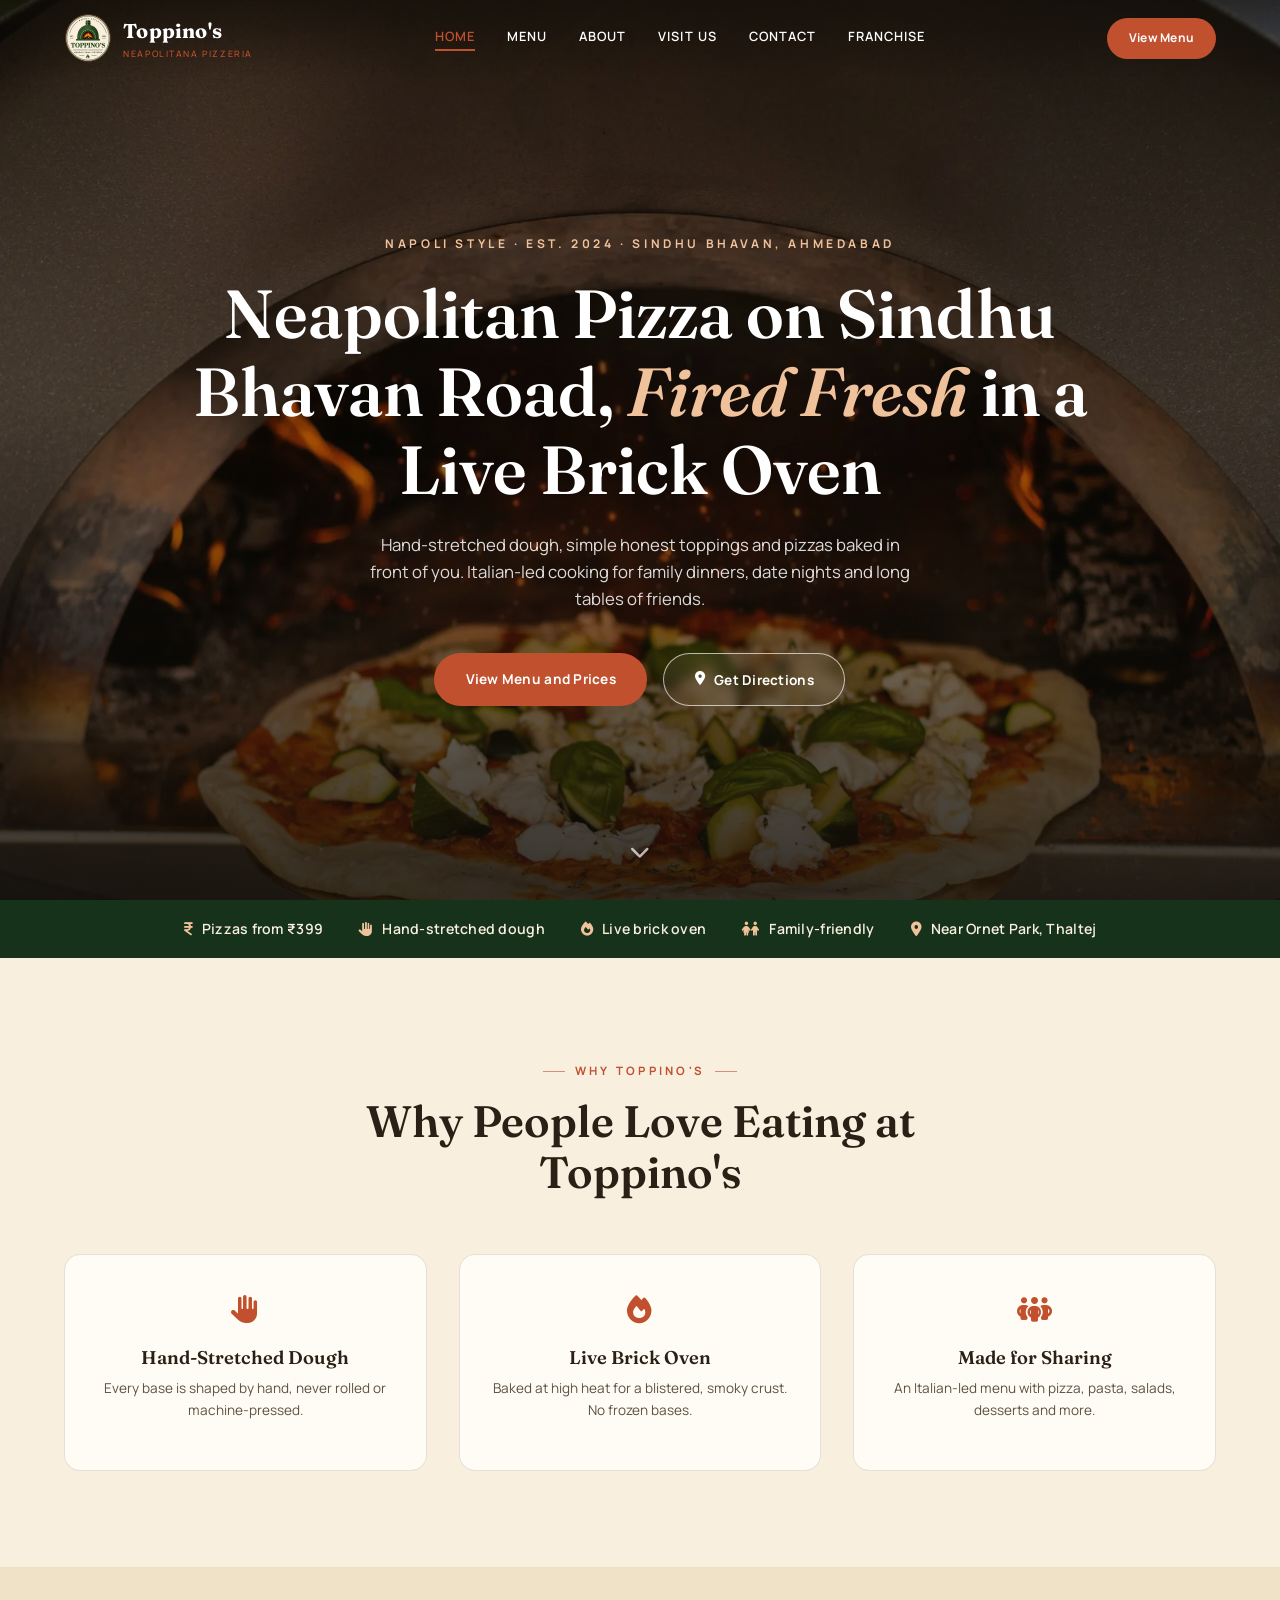
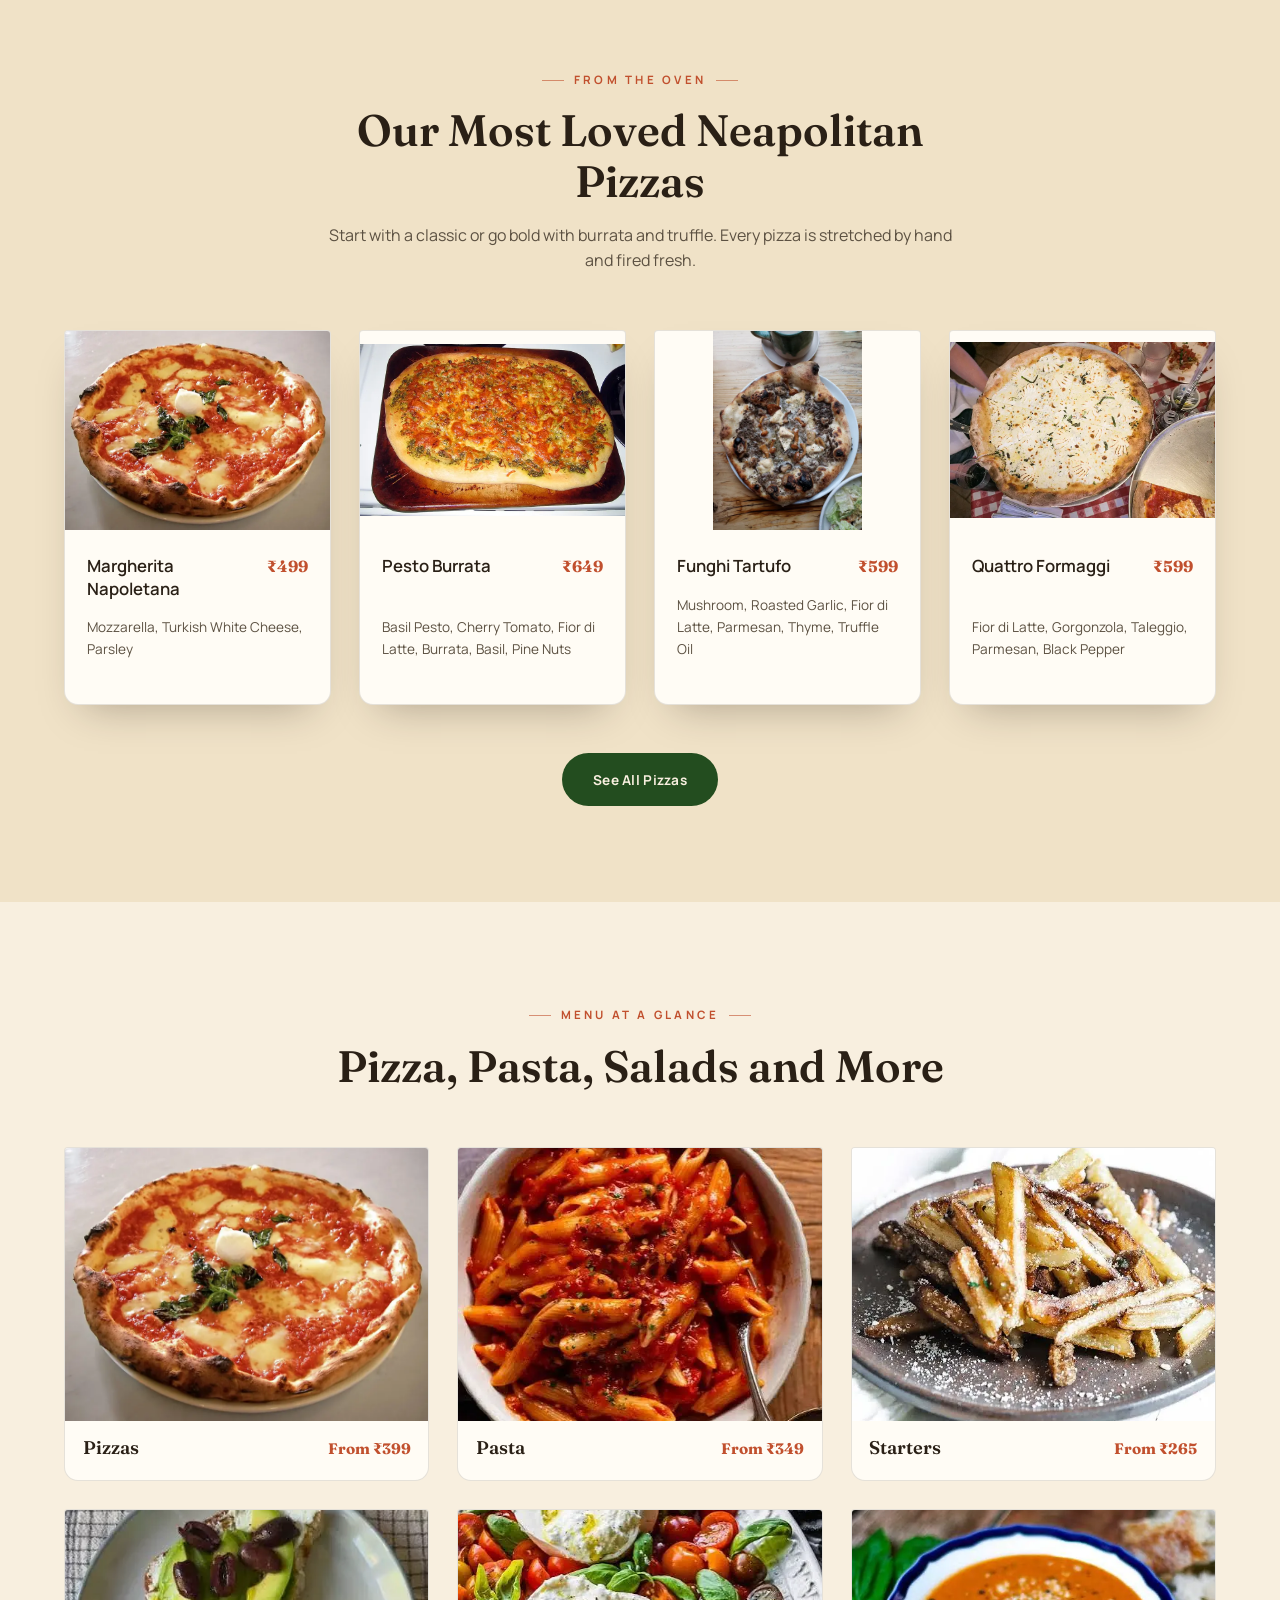
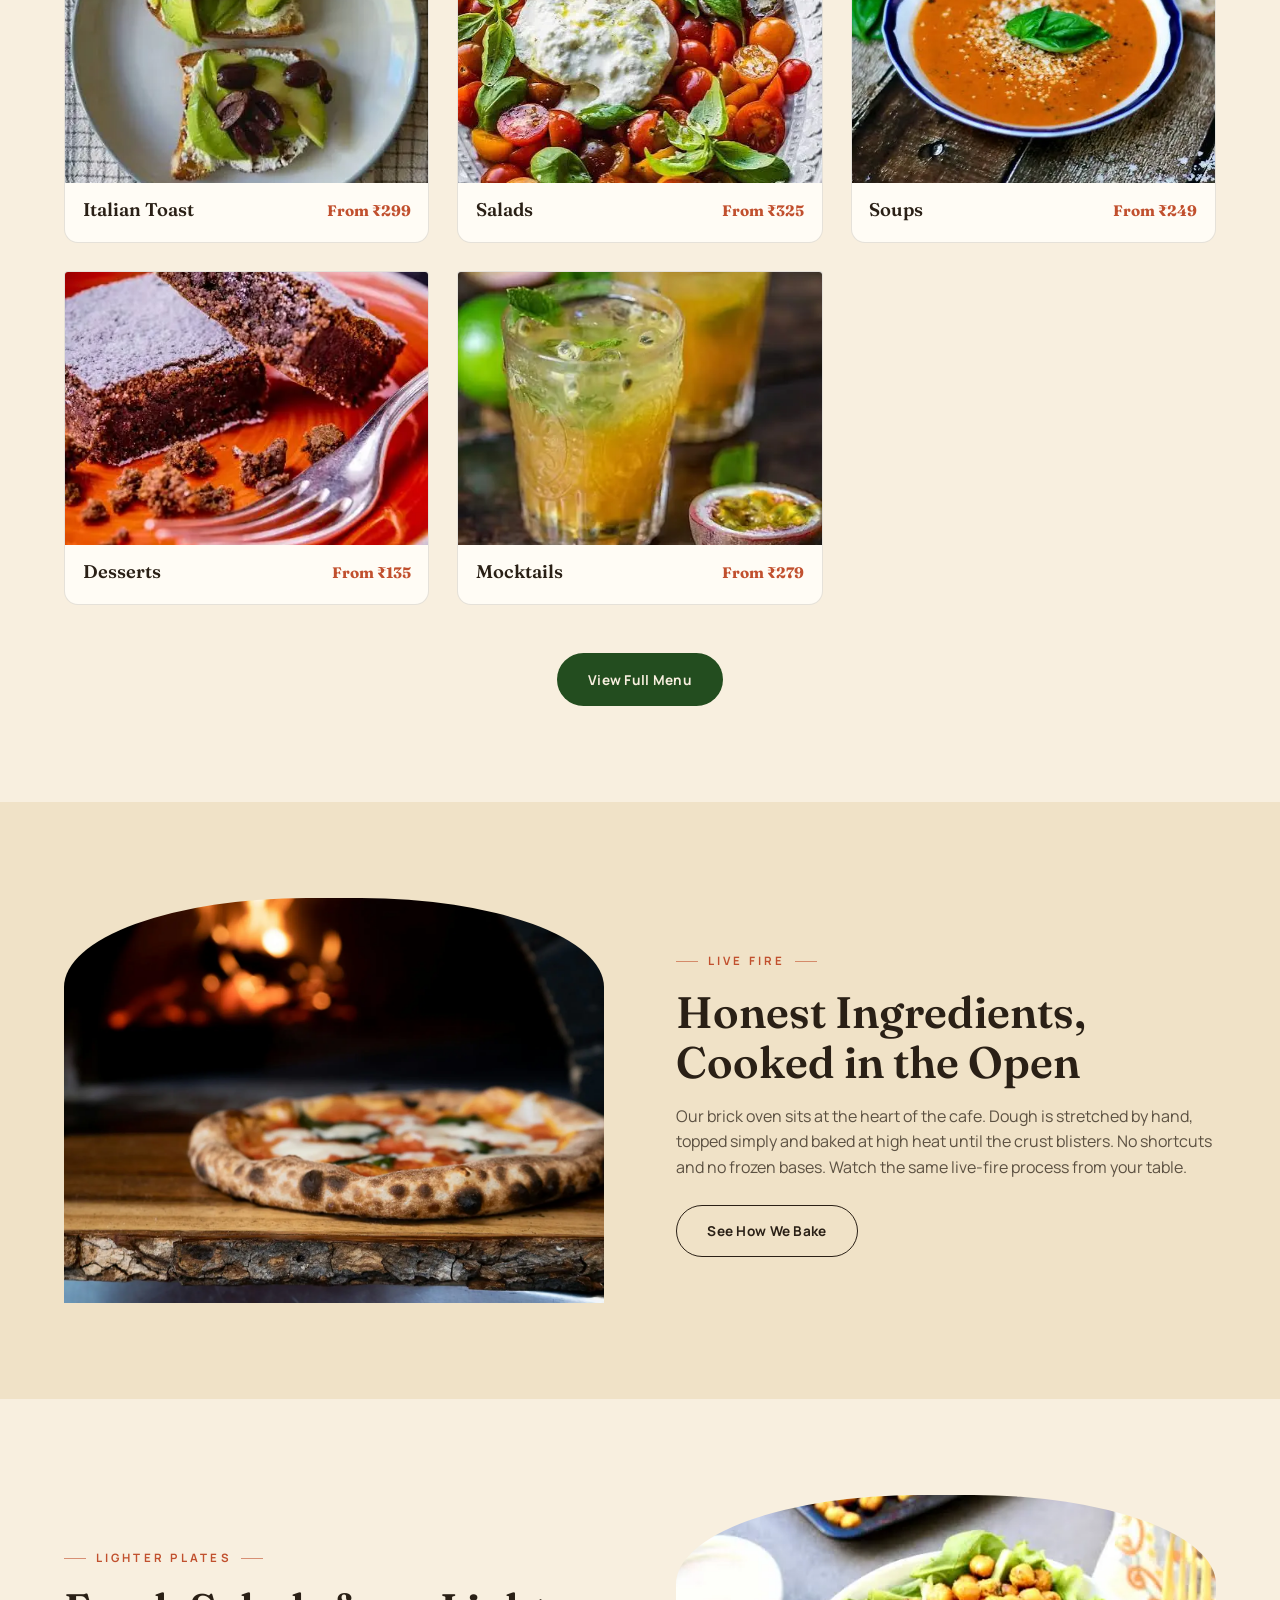
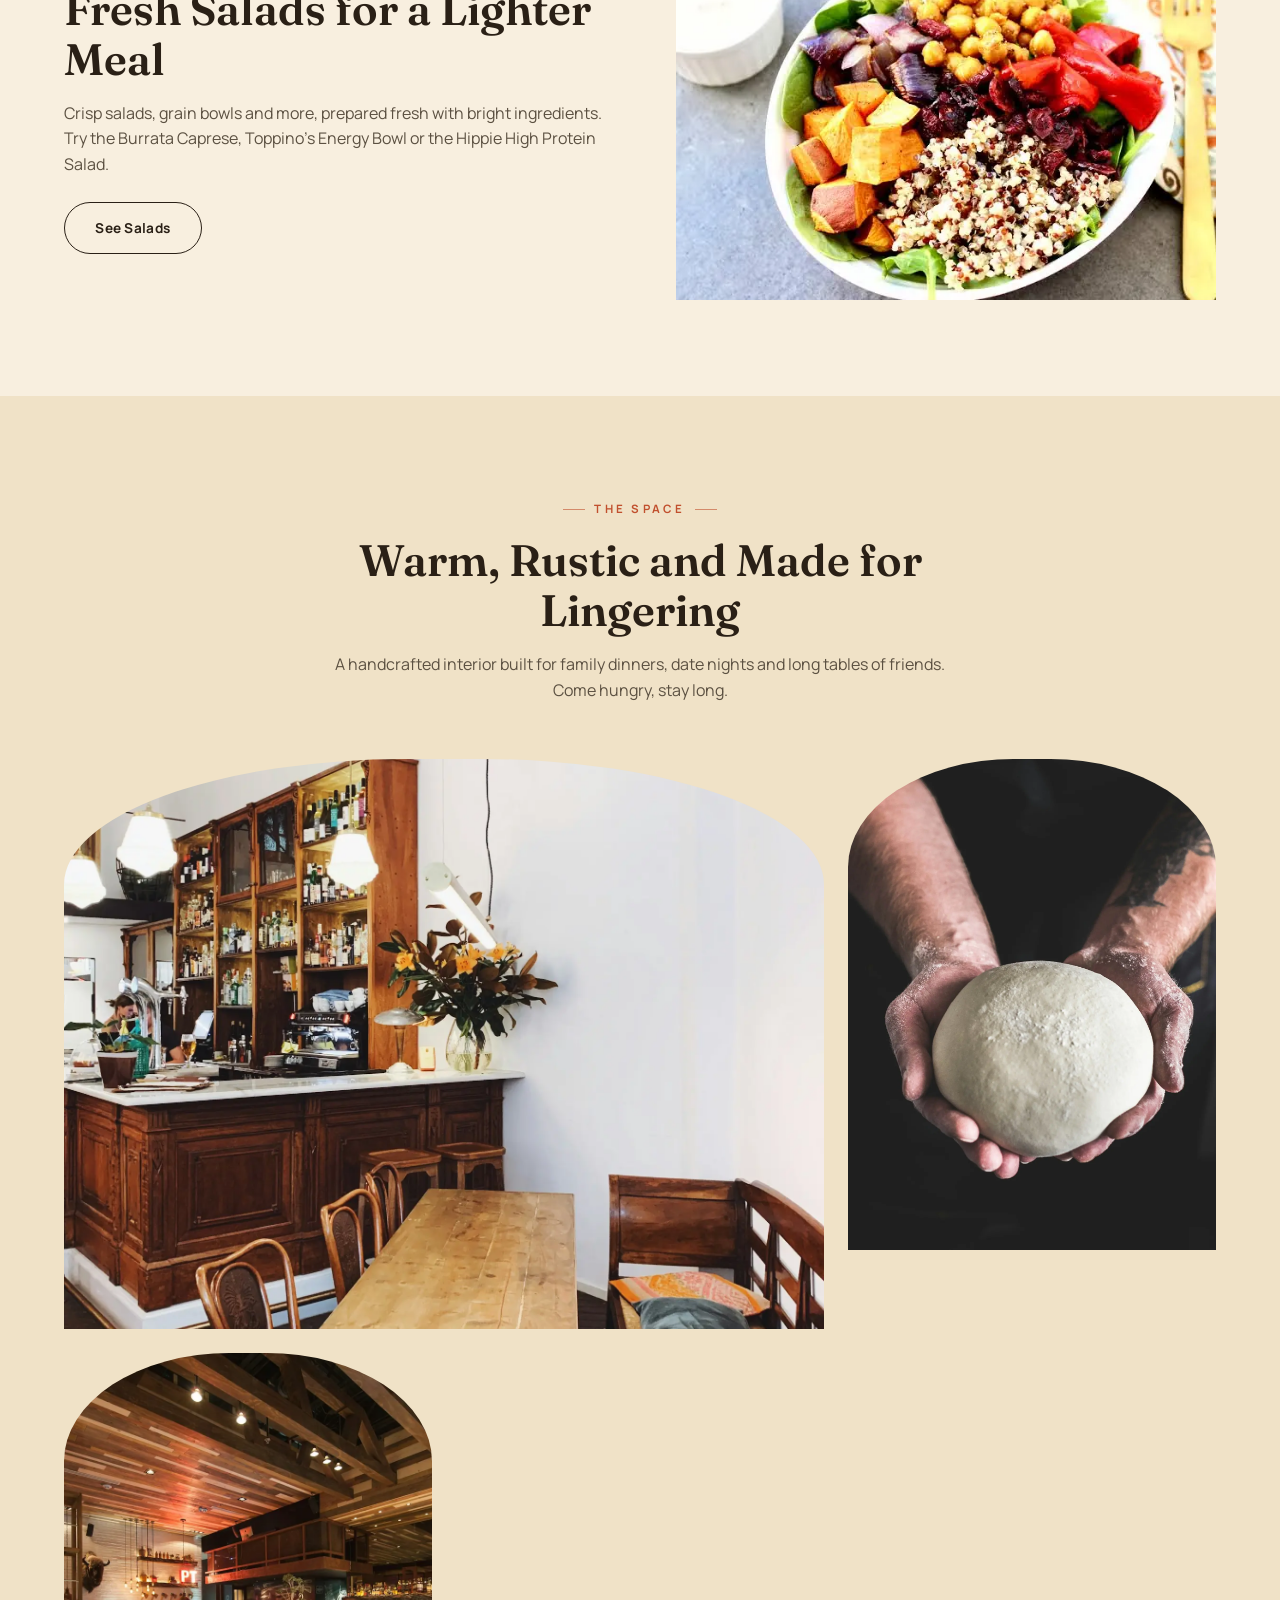
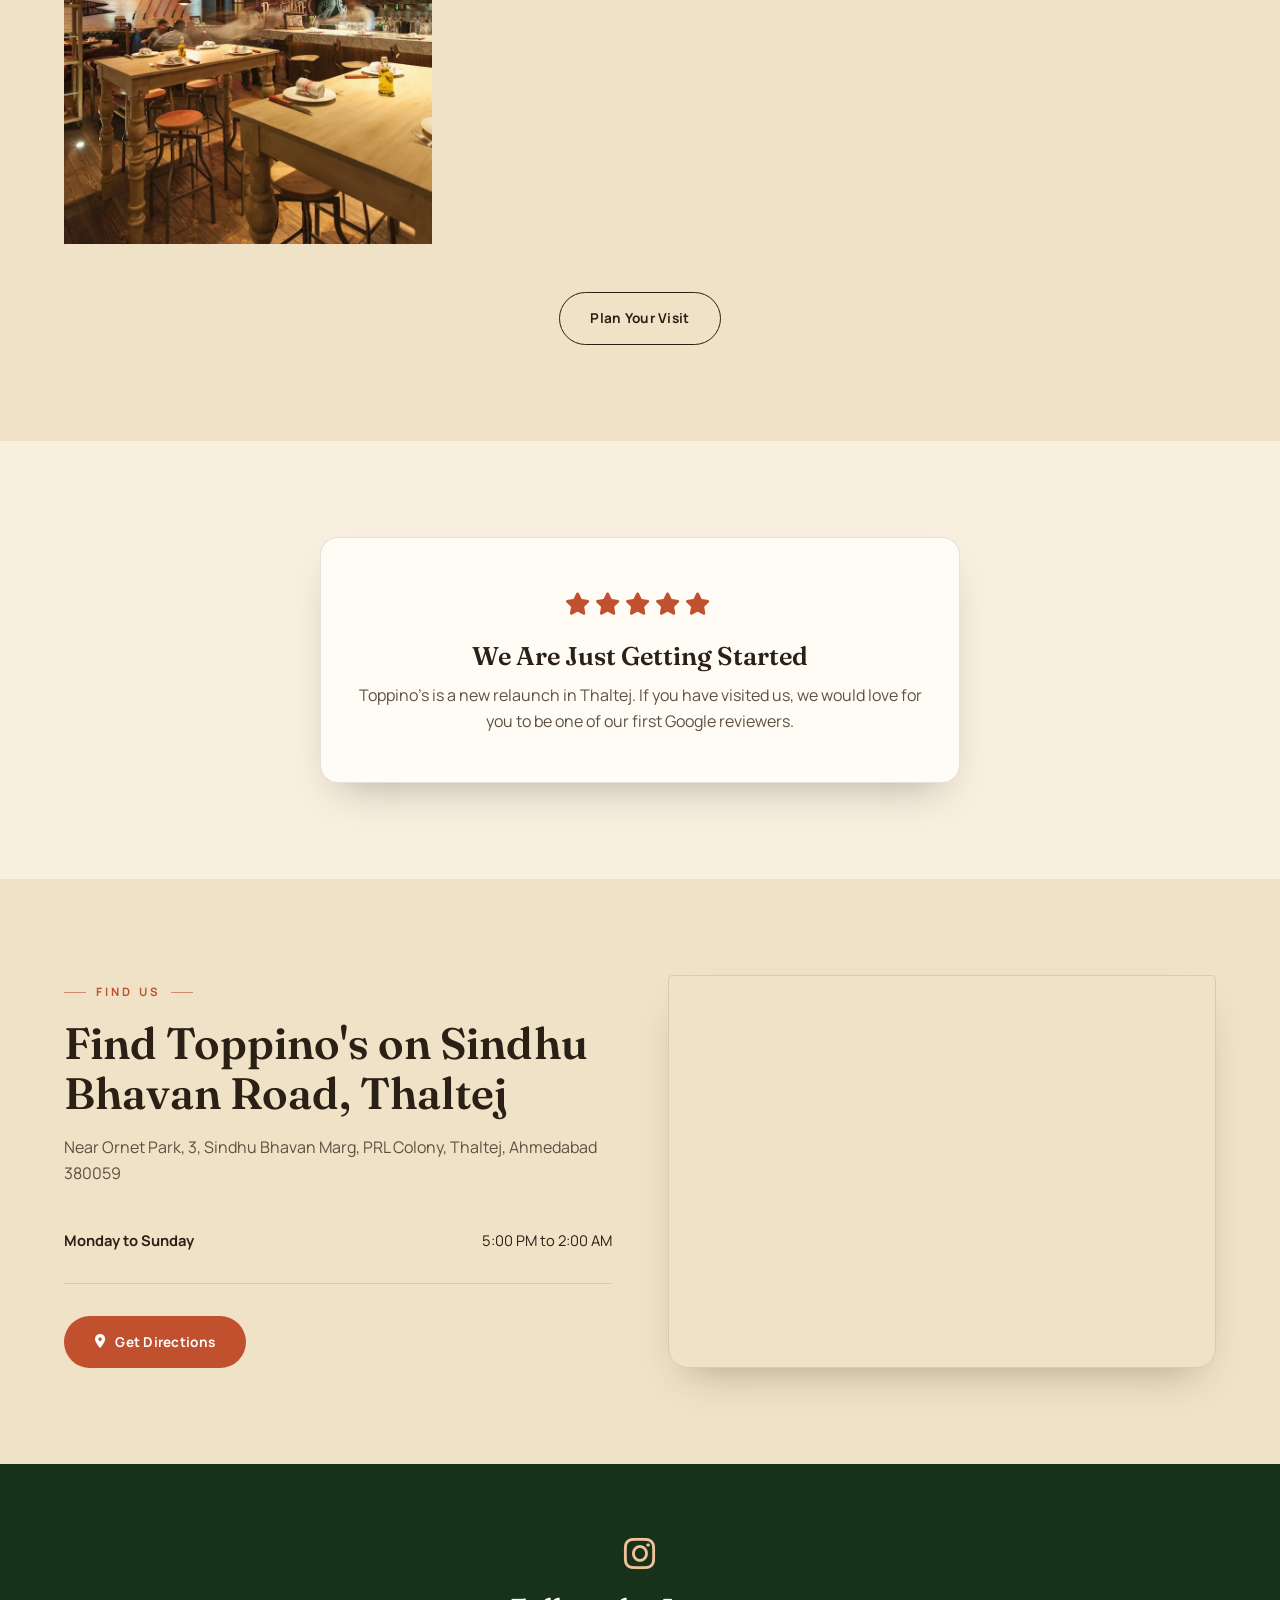
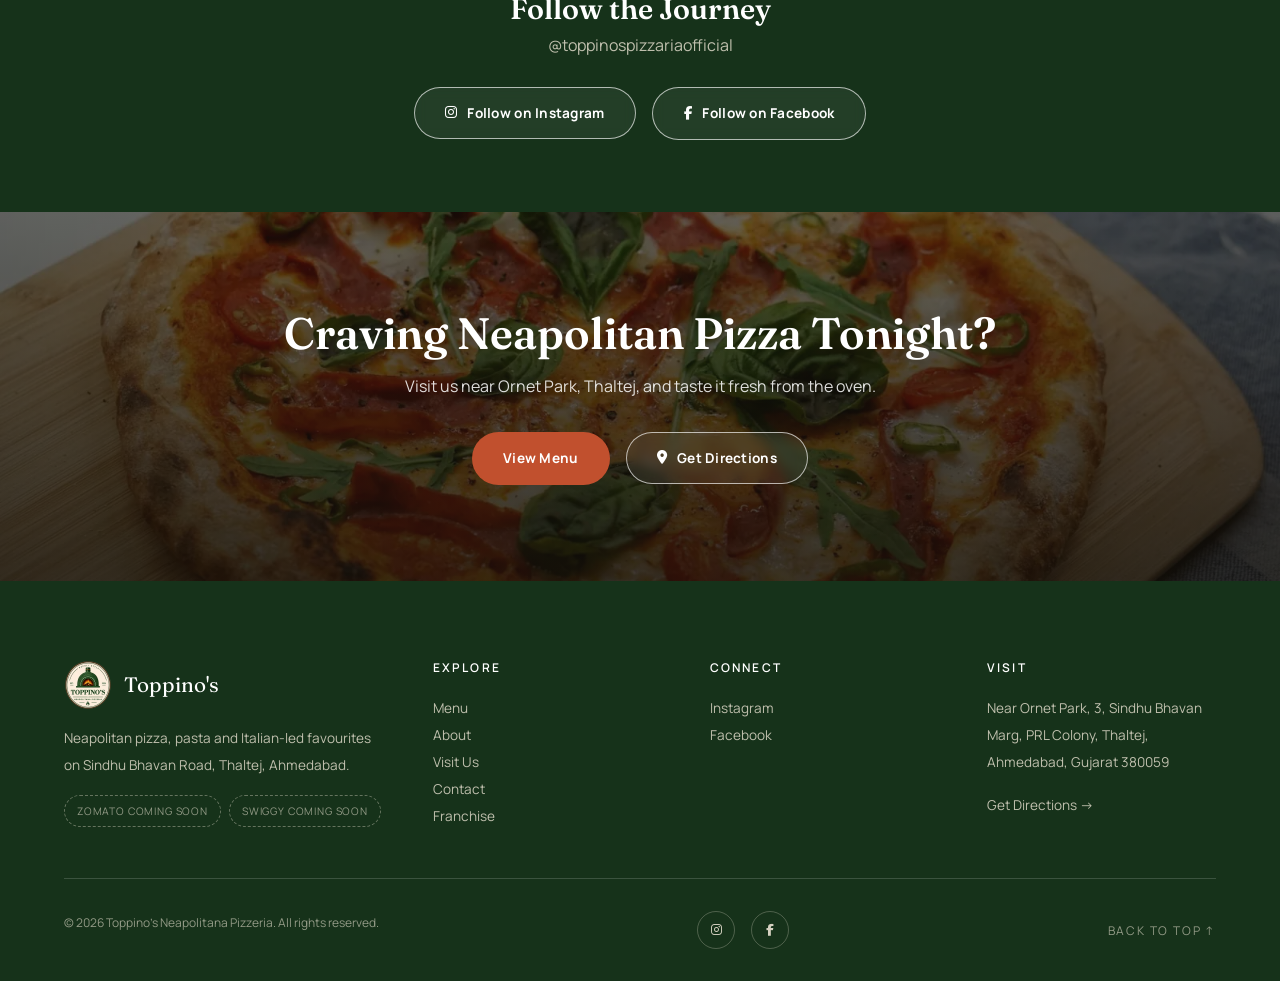
<file: index.html>
<!DOCTYPE html>
<html lang="en">

<head>
    <meta charset="utf-8" />
    <meta content="width=device-width, initial-scale=1.0" name="viewport" />
    <title>Neapolitan Pizza, Sindhu Bhavan Road Ahmedabad | Toppino's</title>
    <meta name="description" content="Neapolitan pizza baked in a live brick oven on Sindhu Bhavan Road, Thaltej. Pizzas from ₹399, pasta, salads, desserts. View the menu and visit today." />
    <link rel="canonical" href="https://toppinospizzeria.in/" />

    <meta property="og:type" content="website" />
    <meta property="og:site_name" content="Toppino's Neapolitana Pizzeria" />
    <meta property="og:title" content="Neapolitan Pizza, Sindhu Bhavan Road Ahmedabad | Toppino's" />
    <meta property="og:description" content="Neapolitan pizza baked in a live brick oven on Sindhu Bhavan Road, Thaltej. Pizzas from ₹399, pasta, salads, desserts. View the menu and visit today." />
    <meta property="og:image" content="https://toppinospizzeria.in/img/hero-pizza-oven.webp" />
    <meta property="og:url" content="https://toppinospizzeria.in/" />
    <meta name="twitter:card" content="summary_large_image" />

    <link rel="icon" type="image/png" sizes="32x32" href="img/favicon-32.png" />
    <link rel="icon" type="image/png" sizes="192x192" href="img/favicon-192.png" />
    <link rel="apple-touch-icon" href="img/apple-touch-icon.png" />

    <link rel="preload" as="image" href="img/hero-pizza-oven-960.webp" imagesrcset="img/hero-pizza-oven-960.webp 960w, img/hero-pizza-oven.webp 1920w" imagesizes="100vw" />
    <link rel="preconnect" href="https://fonts.googleapis.com" />
    <link rel="preconnect" href="https://fonts.gstatic.com" crossorigin />
    <link href="https://cdn.jsdelivr.net/npm/bootstrap@5.3.2/dist/css/bootstrap.min.css" rel="stylesheet" />
    <link href="https://fonts.googleapis.com/css2?family=Fraunces:ital,opsz,wght@0,9..144,400;0,9..144,600;0,9..144,700;1,9..144,500&family=Manrope:wght@400;500;600;700;800&display=swap" rel="stylesheet" />
    <link rel="stylesheet" href="https://cdnjs.cloudflare.com/ajax/libs/font-awesome/6.5.0/css/all.min.css" />
    <link rel="stylesheet" href="css/style.css" />

    <script type="application/ld+json">
    {
        "@context": "https://schema.org",
        "@type": "Restaurant",
        "@id": "https://toppinospizzeria.in/#restaurant",l̥ō
        "name": "Toppino's Neapolitana Pizzeria",
        "url": "https://toppinospizzeria.in/",
        "image": "https://toppinospizzeria.in/img/hero-pizza-oven.webp",
        "logo": "https://toppinospizzeria.in/img/logo.webp",
        "address": {
            "@type": "PostalAddress",
            "streetAddress": "Near Ornet Park, 3, Sindhu Bhavan Marg, PRL Colony, Thaltej",
            "addressLocality": "Ahmedabad",
            "addressRegion": "Gujarat",
            "postalCode": "380059",
            "addressCountry": "IN"
        },
        "openingHours": "Mo-Su 17:00-02:00",
        "servesCuisine": ["Italian", "Pizza", "Turkish", "Greek", "Mexican", "Mediterranean"],
        "priceRange": "₹₹",
        "menu": "https://toppinospizzeria.in/menu",
        "hasMenu": "https://toppinospizzeria.in/menu",
        "sameAs": [
            "https://www.instagram.com/toppinospizzariaofficial/",
            "https://www.facebook.com/profile.php?id=61593201459772"
        ]
    }
    </script>
</head>

<body class="has-mobile-bar">
    <!-- Navigation -->
    <nav class="navbar">
        <div class="wrap navbar-inner">
            <a class="brand" href="./">
                <img src="img/logo.webp" class="brand-logo" alt="Toppino's Neapolitana Pizzeria logo" width="184" height="192" />
                <span class="brand-text">Toppino's<small>Neapolitana Pizzeria</small></span>
            </a>
            <div class="nav-links">
                <a href="./">Home</a>
                <a href="menu">Menu</a>
                <a href="about">About</a>
                <a href="visit-us">Visit Us</a>
                <a href="contact">Contact</a>
                <a href="franchise">Franchise</a>
            </div>
            <a href="menu" class="btn btn-terracotta btn-sm nav-cta" data-track="nav_view_menu">View Menu</a>
            <button class="btn menu-toggle" data-bs-toggle="offcanvas" data-bs-target="#offcanvasMenu" aria-label="Open menu">
                <div class="hamburger"><span></span><span></span></div>
            </button>
        </div>
    </nav>

    <!-- Offcanvas Menu -->
    <div class="offcanvas offcanvas-end" tabindex="-1" id="offcanvasMenu">
        <div class="offcanvas-header">
            <button type="button" class="btn-close btn-close-white" data-bs-dismiss="offcanvas" aria-label="Close"></button>
        </div>
        <div class="offcanvas-body">
            <ul class="nav flex-column" style="list-style:none;">
                <li><a class="nav-link" href="./">Home</a></li>
                <li><a class="nav-link" href="menu">Menu</a></li>
                <li><a class="nav-link" href="about">About</a></li>
                <li><a class="nav-link" href="visit-us">Visit Us</a></li>
                <li><a class="nav-link" href="contact">Contact</a></li>
                <li><a class="nav-link" href="franchise">Franchise</a></li>
            </ul>
            <div class="offcanvas-social">
                <a href="#" data-site-href="instagram" target="_blank" rel="noopener" aria-label="Instagram"><i class="fa-brands fa-instagram"></i></a>
                <a href="#" data-site-href="facebook" target="_blank" rel="noopener" aria-label="Facebook"><i class="fa-brands fa-facebook-f"></i></a>
                <a href="#" data-site-href="whatsapp" target="_blank" rel="noopener" aria-label="WhatsApp" hidden><i class="fa-brands fa-whatsapp"></i></a>
                <a href="#" data-site-href="tel" aria-label="Call" hidden><i class="fa-solid fa-phone"></i></a>
            </div>
        </div>
    </div>

    <!-- 1. Hero -->
    <section class="hero">
        <div class="hero-media">
            <img src="img/hero-pizza-oven.webp" srcset="img/hero-pizza-oven-960.webp 960w, img/hero-pizza-oven.webp 1920w" sizes="100vw" alt="Neapolitan pizza baking in a live brick oven at Toppino's, Sindhu Bhavan Road Ahmedabad" fetchpriority="high" />
        </div>
        <div class="hero-content">
            <span class="hero-eyebrow">Napoli Style · Est. 2024 · Sindhu Bhavan, Ahmedabad</span>
            <h1 class="hero-title">Neapolitan Pizza on Sindhu Bhavan Road, <em>Fired Fresh</em> in a Live Brick Oven</h1>
            <p class="hero-sub">Hand-stretched dough, simple honest toppings and pizzas baked in front of you. Italian-led cooking for family dinners, date nights and long tables of friends.</p>
            <div class="hero-ctas">
                <a href="menu" class="btn btn-terracotta" data-track="hero_view_menu">View Menu and Prices</a>
                <a href="#" class="btn btn-outline-cream" data-site-href="directions" target="_blank" rel="noopener" data-track="hero_directions">
                    <i class="fa-solid fa-location-dot"></i> Get Directions
                </a>
            </div>
        </div>
        <span class="hero-scroll-cue"><i class="fa-solid fa-chevron-down"></i></span>
    </section>

    <!-- Trust strip -->
    <div class="trust-strip">
        <div class="wrap">
            <ul>
                <li><i class="fa-solid fa-indian-rupee-sign"></i>Pizzas from ₹399</li>
                <li><i class="fa-solid fa-hand"></i>Hand-stretched dough</li>
                <li><i class="fa-solid fa-fire"></i>Live brick oven</li>
                <li><i class="fa-solid fa-children"></i>Family-friendly</li>
                <li><i class="fa-solid fa-location-dot"></i>Near Ornet Park, Thaltej</li>
            </ul>
        </div>
    </div>

    <!-- 2. Why Toppino's -->
    <section class="section">
        <div class="wrap">
            <div class="section-head center">
                <span class="eyebrow">Why Toppino's</span>
                <h2 class="section-title">Why People Love Eating at Toppino's</h2>
            </div>
            <div class="value-grid">
                <div class="value-card fade-in">
                    <div class="icon"><i class="fa-solid fa-hand"></i></div>
                    <h3>Hand-Stretched Dough</h3>
                    <p>Every base is shaped by hand, never rolled or machine-pressed.</p>
                </div>
                <div class="value-card fade-in">
                    <div class="icon"><i class="fa-solid fa-fire"></i></div>
                    <h3>Live Brick Oven</h3>
                    <p>Baked at high heat for a blistered, smoky crust. No frozen bases.</p>
                </div>
                <div class="value-card fade-in">
                    <div class="icon"><i class="fa-solid fa-people-group"></i></div>
                    <h3>Made for Sharing</h3>
                    <p>An Italian-led menu with pizza, pasta, salads, desserts and more.</p>
                </div>
            </div>
        </div>
    </section>

    <!-- 3. Popular Pizzas (cards render from js/site-data.js POPULAR_PIZZAS) -->
    <section class="section alt">
        <div class="wrap">
            <div class="section-head center">
                <span class="eyebrow">From The Oven</span>
                <h2 class="section-title">Our Most Loved Neapolitan Pizzas</h2>
                <p class="section-lede">Start with a classic or go bold with burrata and truffle. Every pizza is stretched by hand and fired fresh.</p>
            </div>
            <div class="menu-preview-grid" id="popularPizzas"></div>
            <div class="section-actions">
                <a href="menu#pizzas" class="btn btn-pine" data-track="home_all_pizzas">See All Pizzas</a>
            </div>
        </div>
    </section>

    <!-- 4. Menu at a Glance (cards + starting prices render from js/site-data.js) -->
    <section class="section">
        <div class="wrap">
            <div class="section-head center">
                <span class="eyebrow">Menu at a Glance</span>
                <h2 class="section-title">Pizza, Pasta, Salads and More</h2>
            </div>
            <div class="category-grid" id="menuGlance"></div>
            <div class="section-actions">
                <a href="menu" class="btn btn-pine" data-track="home_full_menu">View Full Menu</a>
            </div>
        </div>
    </section>

    <!-- 5. Live Fire -->
    <section class="section alt">
        <div class="wrap split">
            <div class="split-media">
                <div class="arch-media ratio-wide">
                    <img src="img/brick-oven-live.webp" alt="Neapolitan pizza baking in the live brick oven at Toppino's, Thaltej Ahmedabad" loading="lazy" />
                </div>
            </div>
            <div class="split-text">
                <span class="eyebrow">Live Fire</span>
                <h2 class="section-title">Honest Ingredients, Cooked in the Open</h2>
                <p>Our brick oven sits at the heart of the cafe. Dough is stretched by hand, topped simply and baked at high heat until the crust blisters. No shortcuts and no frozen bases. Watch the same live-fire process from your table.</p>
                <a href="about#process" class="btn btn-outline-ink" data-track="home_how_we_bake">See How We Bake</a>
            </div>
        </div>
    </section>

    <!-- 6. Lighter Plates -->
    <section class="section">
        <div class="wrap split reverse">
            <div class="split-media">
                <div class="arch-media ratio-wide">
                    <img src="img/dishes/salad-toppinos-energy-bowl.webp" alt="Toppino's Energy Bowl salad at Toppino's, Thaltej Ahmedabad" loading="lazy" />
                </div>
            </div>
            <div class="split-text">
                <span class="eyebrow">Lighter Plates</span>
                <h2 class="section-title">Fresh Salads for a Lighter Meal</h2>
                <p>Crisp salads, grain bowls and more, prepared fresh with bright ingredients. Try the Burrata Caprese, Toppino's Energy Bowl or the Hippie High Protein Salad.</p>
                <a href="menu#salads" class="btn btn-outline-ink" data-track="home_salads">See Salads</a>
            </div>
        </div>
    </section>

    <!-- 7. The Space -->
    <section class="section alt">
        <div class="wrap">
            <div class="section-head center">
                <span class="eyebrow">The Space</span>
                <h2 class="section-title">Warm, Rustic and Made for Lingering</h2>
                <p class="section-lede">A handcrafted interior built for family dinners, date nights and long tables of friends. Come hungry, stay long.</p>
            </div>
            <div class="ambience-grid">
                <div class="arch-media ratio-wide fade-in"><img src="img/cafe-interior-cozy.webp" alt="Rustic dining space at Toppino's pizzeria, Thaltej Ahmedabad" loading="lazy" /></div>
                <div class="arch-media ratio-portrait fade-in"><img src="img/dough-hands.webp" alt="Hand-stretched pizza dough at Toppino's Ahmedabad" loading="lazy" /></div>
                <div class="arch-media ratio-portrait fade-in"><img src="img/cafe-interior-modern.webp" alt="Rustic dining room with wooden tables at Toppino's pizzeria, Thaltej Ahmedabad" loading="lazy" /></div>
            </div>
            <div class="section-actions">
                <a href="visit-us" class="btn btn-outline-ink" data-track="home_plan_visit">Plan Your Visit</a>
            </div>
        </div>
    </section>

    <!-- 8. Reviews (honest, no fabricated testimonials) -->
    <section class="section">
        <div class="wrap">
            <div class="reviews-card fade-in">
                <div class="reviews-stars"><i class="fa-solid fa-star"></i><i class="fa-solid fa-star"></i><i class="fa-solid fa-star"></i><i class="fa-solid fa-star"></i><i class="fa-solid fa-star"></i></div>
                <h2>We Are Just Getting Started</h2>
                <p>Toppino's is a new relaunch in Thaltej. If you have visited us, we would love for you to be one of our first Google reviewers.</p>
                <a href="#" class="btn btn-terracotta" data-site-href="googleReview" target="_blank" rel="noopener" data-track="review_cta" hidden>Leave a Google Review</a>
            </div>
        </div>
    </section>

    <!-- 9. Visit -->
    <section class="section alt">
        <div class="wrap location-grid">
            <div>
                <span class="eyebrow">Find Us</span>
                <h2 class="section-title">Find Toppino's on Sindhu Bhavan Road, Thaltej</h2>
                <p class="section-lede" data-site-text="address.short">Near Ornet Park, 3, Sindhu Bhavan Marg, PRL Colony, Thaltej, Ahmedabad 380059</p>
                <div class="info-list" id="hoursList"></div>
                <div class="hero-ctas" style="justify-content:flex-start;">
                    <a href="#" class="btn btn-terracotta" data-site-href="directions" target="_blank" rel="noopener" data-track="location_directions">
                        <i class="fa-solid fa-location-dot"></i> Get Directions
                    </a>
                    <a href="#" class="btn btn-outline-ink" data-site-href="tel" data-track="location_call" hidden>
                        <i class="fa-solid fa-phone"></i> Call Us
                    </a>
                </div>
            </div>
            <div class="map-embed">
                <iframe src="https://maps.google.com/maps?q=Near%20Ornet%20Park%2C%20Sindhu%20Bhavan%20Marg%2C%20Thaltej%2C%20Ahmedabad&output=embed" loading="lazy" title="Map to Toppino's Neapolitana Pizzeria, Sindhu Bhavan Road, Thaltej"></iframe>
            </div>
        </div>
    </section>

    <!-- 10. Follow -->
    <section class="instagram-band">
        <i class="fa-brands fa-instagram"></i>
        <h2>Follow the Journey</h2>
        <p data-site-text="instagramHandle">@toppinospizzariaofficial</p>
        <div class="hero-ctas">
            <a href="#" class="btn btn-outline-cream" data-site-href="instagram" target="_blank" rel="noopener" data-track="instagram_follow">
                <i class="fa-brands fa-instagram"></i> Follow on Instagram
            </a>
            <a href="#" class="btn btn-outline-cream" data-site-href="facebook" target="_blank" rel="noopener" data-track="facebook_follow">
                <i class="fa-brands fa-facebook-f"></i> Follow on Facebook
            </a>
        </div>
    </section>

    <!-- 11. Final CTA -->
    <section class="cta-band" style="background-image:url('img/pizza-margherita-whole.webp');">
        <div class="wrap">
            <h2>Craving Neapolitan Pizza Tonight?</h2>
            <p>Visit us near Ornet Park, Thaltej, and taste it fresh from the oven.</p>
            <div class="hero-ctas">
                <a href="menu" class="btn btn-terracotta" data-track="final_view_menu">View Menu</a>
                <a href="#" class="btn btn-outline-cream" data-site-href="directions" target="_blank" rel="noopener" data-track="final_directions">
                    <i class="fa-solid fa-location-dot"></i> Get Directions
                </a>
            </div>
        </div>
    </section>

    <!-- Footer -->
    <footer class="site-footer">
        <div class="wrap">
            <div class="footer-grid">
                <div class="footer-col">
                    <div class="footer-brand">
                        <img src="img/logo.webp" alt="Toppino's Neapolitana Pizzeria logo" width="184" height="192" loading="lazy" />
                        <span>Toppino's</span>
                    </div>
                    <p>Neapolitan pizza, pasta and Italian-led favourites on Sindhu Bhavan Road, Thaltej, Ahmedabad.</p>
                    <div class="footer-order-pills">
                        <span class="footer-order-pill">Zomato Coming Soon</span>
                        <span class="footer-order-pill">Swiggy Coming Soon</span>
                    </div>
                </div>
                <div class="footer-col">
                    <h5>Explore</h5>
                    <a href="menu">Menu</a>
                    <a href="about">About</a>
                    <a href="visit-us">Visit Us</a>
                    <a href="contact">Contact</a>
                    <a href="franchise">Franchise</a>
                </div>
                <div class="footer-col">
                    <h5>Connect</h5>
                    <a href="#" data-site-href="instagram" target="_blank" rel="noopener" data-track="footer_instagram">Instagram</a>
                    <a href="#" data-site-href="facebook" target="_blank" rel="noopener" data-track="footer_facebook">Facebook</a>
                    <a href="#" data-site-href="tel" data-site-text="phoneDisplay" data-track="footer_call" hidden></a>
                    <a href="#" data-site-href="whatsapp" target="_blank" rel="noopener" data-track="footer_whatsapp" hidden>WhatsApp Us</a>
                    <a href="#" data-site-href="email" data-site-text="email" data-track="footer_email" hidden></a>
                </div>
                <div class="footer-col">
                    <h5>Visit</h5>
                    <p data-site-text="address.full">Near Ornet Park, 3, Sindhu Bhavan Marg, PRL Colony, Thaltej, Ahmedabad, Gujarat 380059</p>
                    <a href="#" data-site-href="directions" target="_blank" rel="noopener" data-track="footer_directions">Get Directions →</a>
                </div>
            </div>
            <div class="footer-bottom">
                <p>&copy; <span data-site-year></span> Toppino's Neapolitana Pizzeria. All rights reserved.</p>
                <div class="footer-social">
                    <a href="#" data-site-href="instagram" target="_blank" rel="noopener" aria-label="Instagram"><i class="fa-brands fa-instagram"></i></a>
                    <a href="#" data-site-href="facebook" target="_blank" rel="noopener" aria-label="Facebook"><i class="fa-brands fa-facebook-f"></i></a>
                    <a href="#" data-site-href="googleReview" target="_blank" rel="noopener" aria-label="Google Reviews" hidden><i class="fa-brands fa-google"></i></a>
                    <a href="#" data-site-href="whatsapp" target="_blank" rel="noopener" aria-label="WhatsApp" hidden><i class="fa-brands fa-whatsapp"></i></a>
                </div>
                <button id="scrollTop">Back to top ↑</button>
            </div>
        </div>
    </footer>

    <!-- Sticky mobile action bar -->
    <div class="mobile-action-bar">
        <a href="#" data-site-href="directions" target="_blank" rel="noopener" data-track="mobilebar_directions"><i class="fa-solid fa-location-dot"></i>Get Directions</a>
        <a href="menu" data-track="mobilebar_menu"><i class="fa-solid fa-utensils"></i>View Menu</a>
        <a href="#" data-site-href="tel" data-track="mobilebar_call" hidden><i class="fa-solid fa-phone"></i>Call</a>
        <a href="#" data-site-href="whatsapp" target="_blank" rel="noopener" data-track="mobilebar_whatsapp" hidden><i class="fa-brands fa-whatsapp"></i>WhatsApp</a>
    </div>

    <script src="https://cdn.jsdelivr.net/npm/bootstrap@5.3.2/dist/js/bootstrap.bundle.min.js"></script>
    <script src="js/site-data.js"></script>
    <script src="js/main.js"></script>
</body>

</html>
</file>
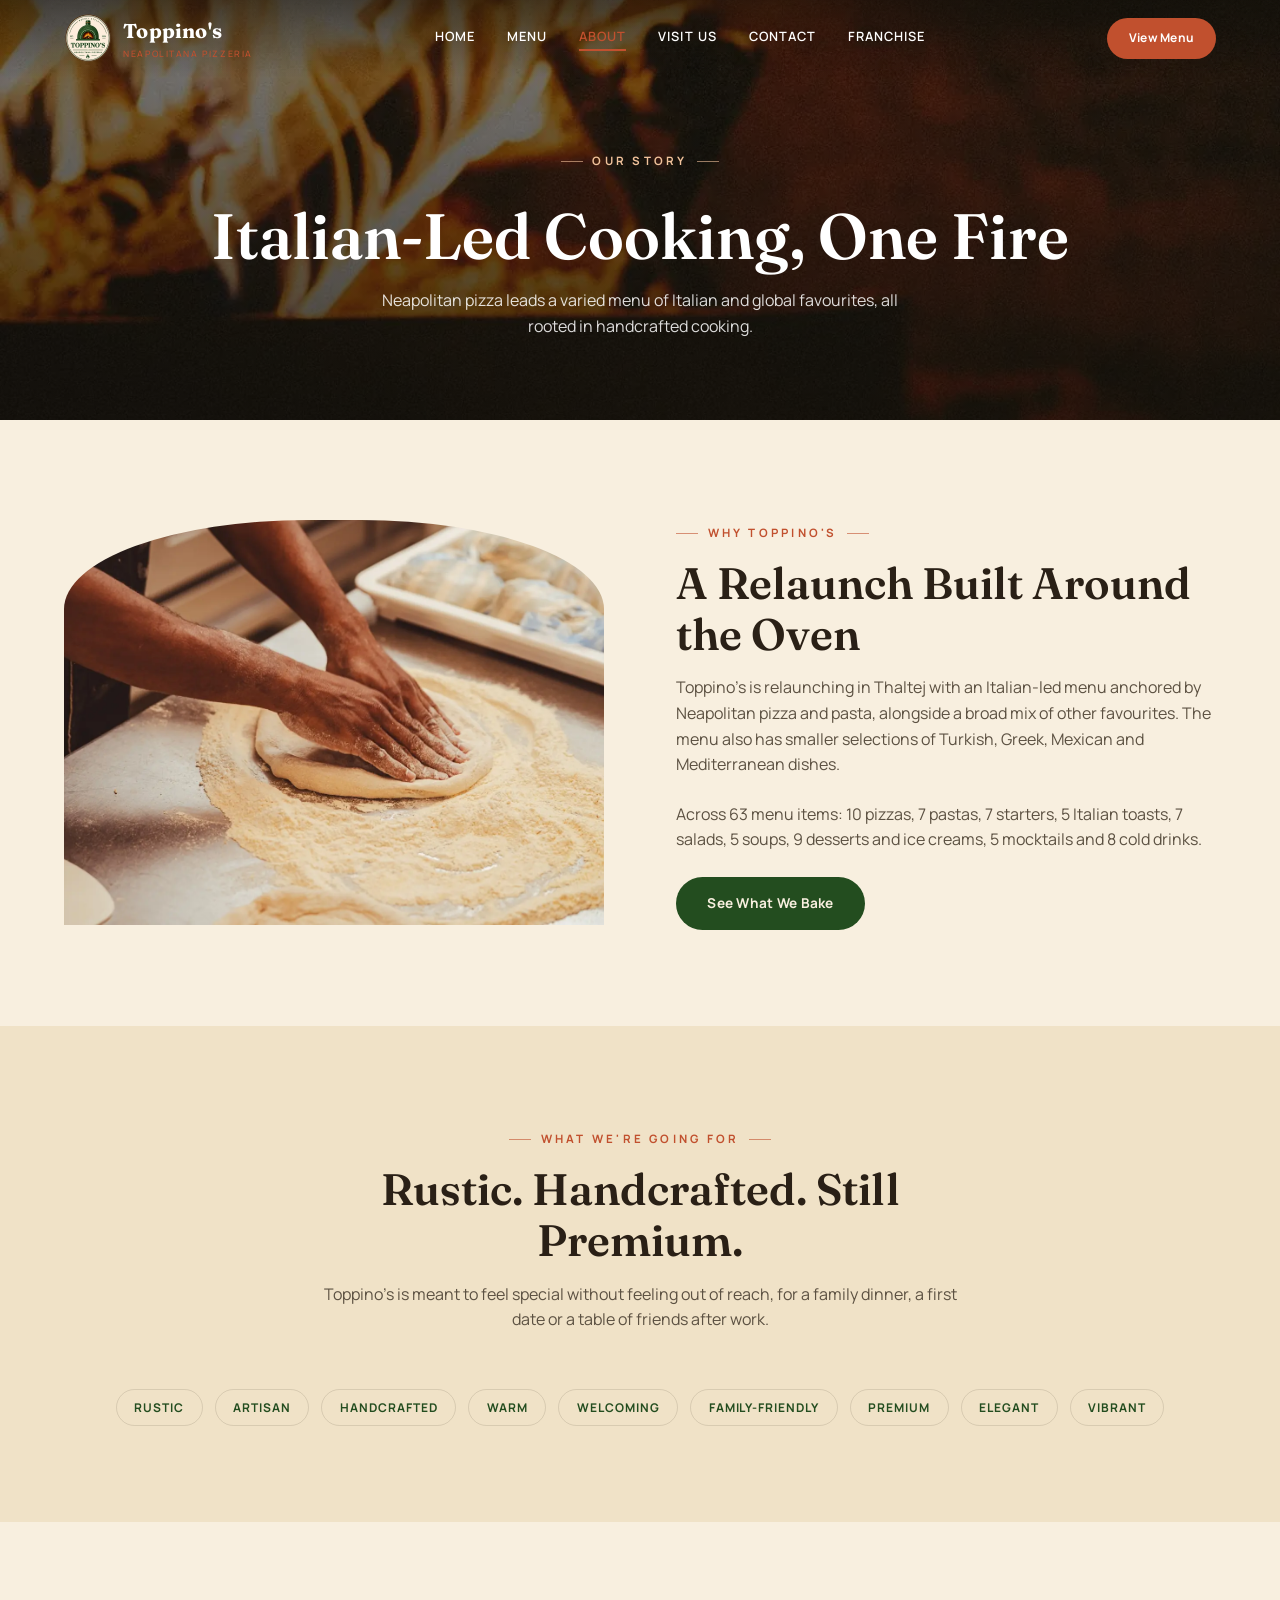
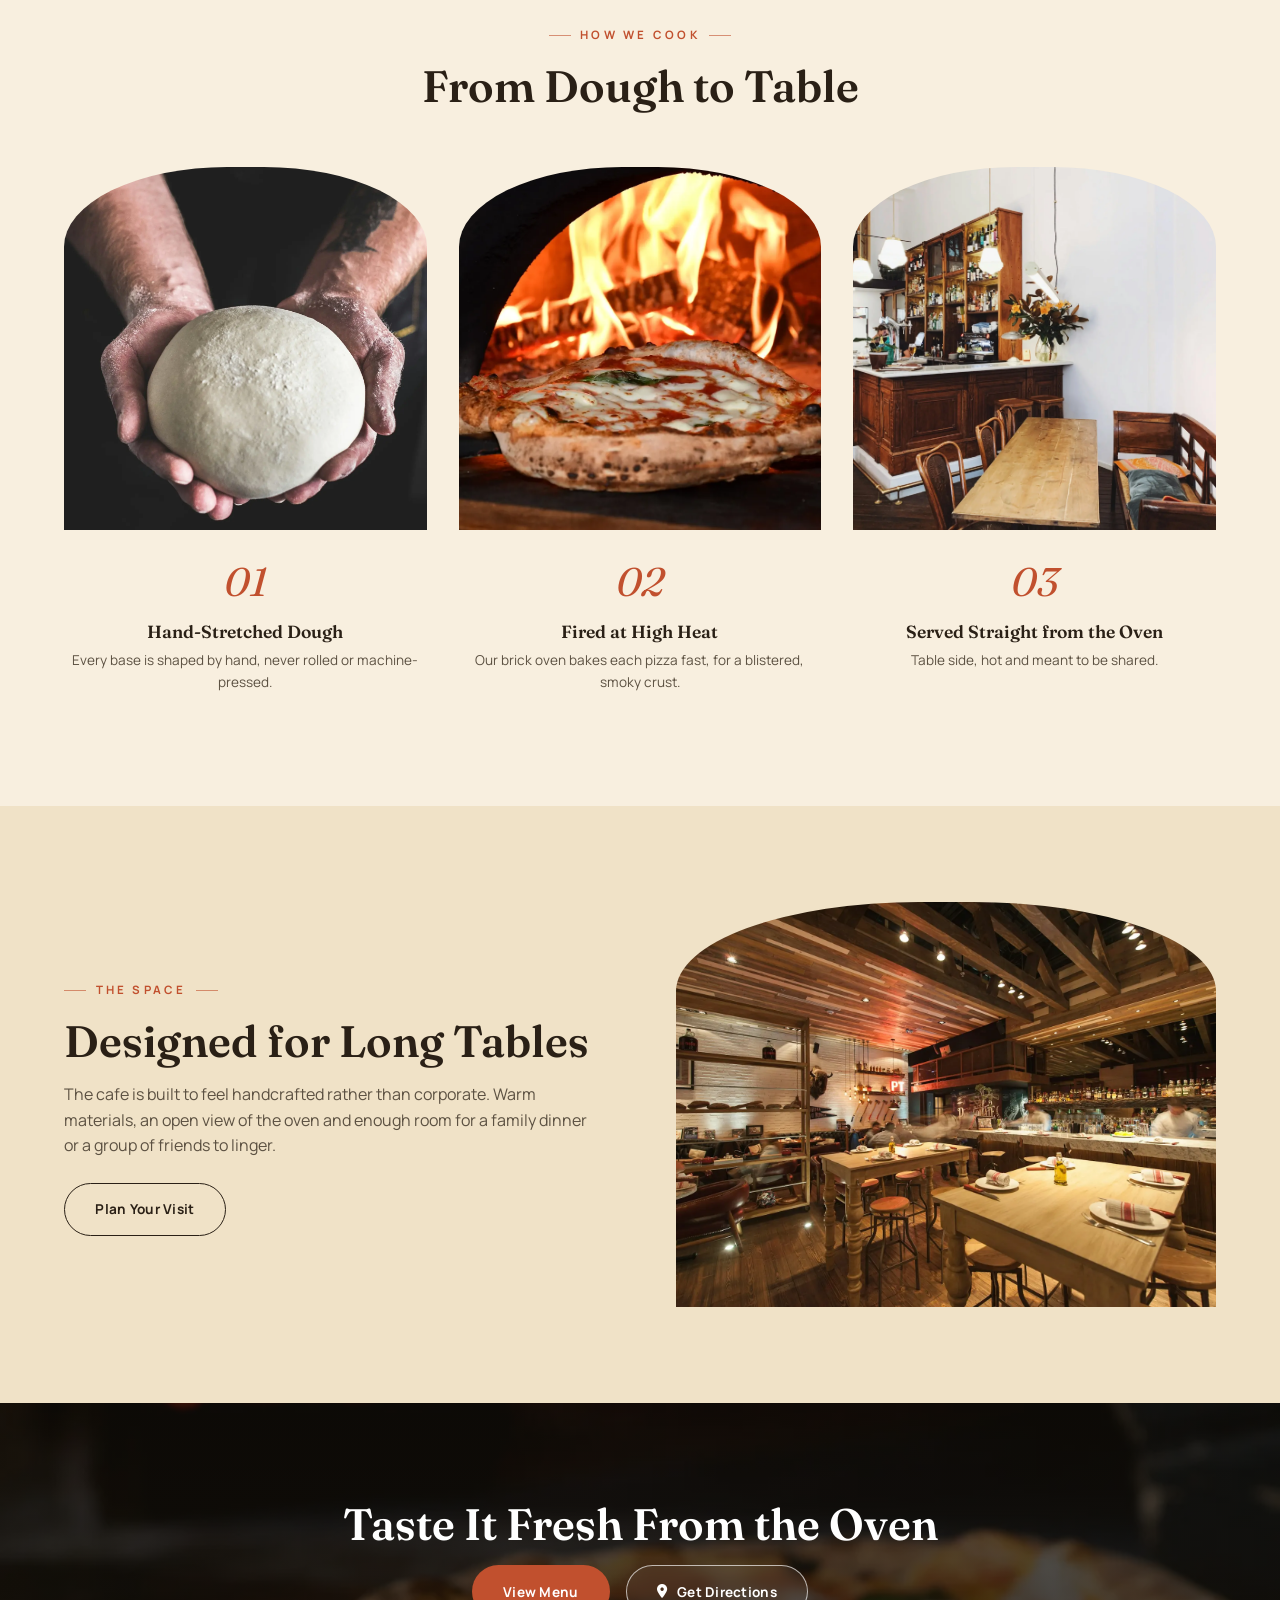
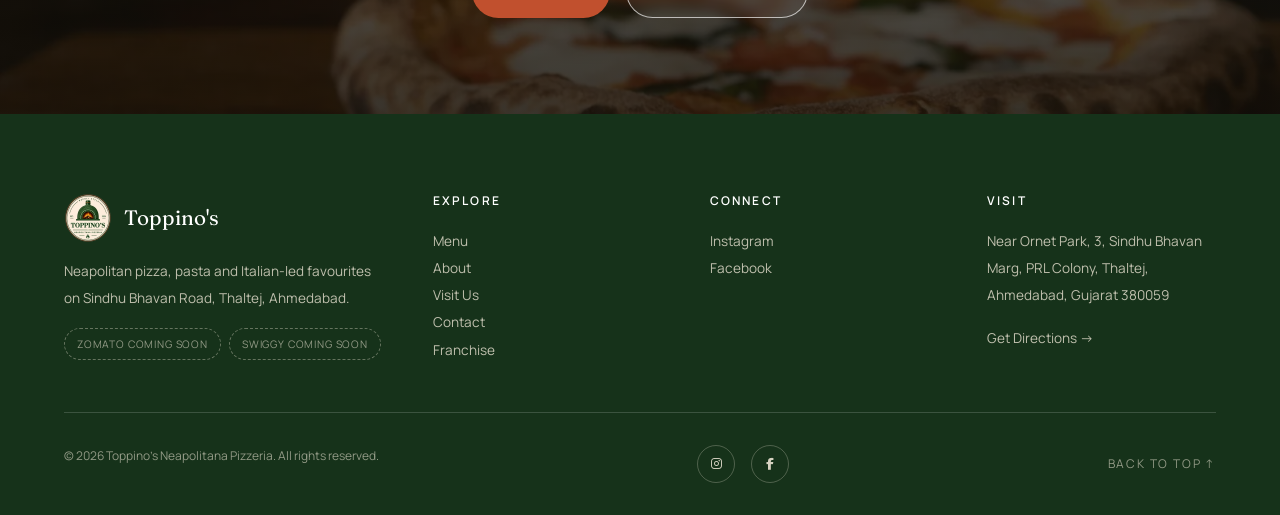
<file: about.html>
<!DOCTYPE html>
<html lang="en">

<head>
    <meta charset="utf-8" />
    <meta content="width=device-width, initial-scale=1.0" name="viewport" />
    <title>About Toppino's | Italian Pizzeria on Sindhu Bhavan Road</title>
    <meta name="description" content="Meet Toppino's, a Neapolitan pizzeria on Sindhu Bhavan Road, Ahmedabad. Hand-stretched dough, a live brick oven and an Italian-led menu made for sharing." />
    <link rel="canonical" href="https://toppinospizzeria.in/about" />

    <meta property="og:type" content="website" />
    <meta property="og:site_name" content="Toppino's Neapolitana Pizzeria" />
    <meta property="og:title" content="About Toppino's | Italian Pizzeria on Sindhu Bhavan Road" />
    <meta property="og:description" content="Meet Toppino's, a Neapolitan pizzeria on Sindhu Bhavan Road, Ahmedabad. Hand-stretched dough, a live brick oven and an Italian-led menu made for sharing." />
    <meta property="og:image" content="https://toppinospizzeria.in/img/dough-hands.webp" />
    <meta property="og:url" content="https://toppinospizzeria.in/about" />
    <meta name="twitter:card" content="summary_large_image" />

    <link rel="icon" type="image/png" sizes="32x32" href="img/favicon-32.png" />
    <link rel="icon" type="image/png" sizes="192x192" href="img/favicon-192.png" />
    <link rel="apple-touch-icon" href="img/apple-touch-icon.png" />

    <link rel="preconnect" href="https://fonts.googleapis.com" />
    <link rel="preconnect" href="https://fonts.gstatic.com" crossorigin />
    <link href="https://cdn.jsdelivr.net/npm/bootstrap@5.3.2/dist/css/bootstrap.min.css" rel="stylesheet" />
    <link href="https://fonts.googleapis.com/css2?family=Fraunces:ital,opsz,wght@0,9..144,400;0,9..144,600;0,9..144,700;1,9..144,500&family=Manrope:wght@400;500;600;700;800&display=swap" rel="stylesheet" />
    <link rel="stylesheet" href="https://cdnjs.cloudflare.com/ajax/libs/font-awesome/6.5.0/css/all.min.css" />
    <link rel="stylesheet" href="css/style.css" />
</head>

<body class="has-mobile-bar">
    <!-- Navigation -->
    <nav class="navbar">
        <div class="wrap navbar-inner">
            <a class="brand" href="./">
                <img src="img/logo.webp" class="brand-logo" alt="Toppino's Neapolitana Pizzeria logo" width="184" height="192" />
                <span class="brand-text">Toppino's<small>Neapolitana Pizzeria</small></span>
            </a>
            <div class="nav-links">
                <a href="./">Home</a>
                <a href="menu">Menu</a>
                <a href="about">About</a>
                <a href="visit-us">Visit Us</a>
                <a href="contact">Contact</a>
                <a href="franchise">Franchise</a>
            </div>
            <a href="menu" class="btn btn-terracotta btn-sm nav-cta" data-track="nav_view_menu">View Menu</a>
            <button class="btn menu-toggle" data-bs-toggle="offcanvas" data-bs-target="#offcanvasMenu" aria-label="Open menu">
                <div class="hamburger"><span></span><span></span></div>
            </button>
        </div>
    </nav>

    <!-- Offcanvas Menu -->
    <div class="offcanvas offcanvas-end" tabindex="-1" id="offcanvasMenu">
        <div class="offcanvas-header">
            <button type="button" class="btn-close btn-close-white" data-bs-dismiss="offcanvas" aria-label="Close"></button>
        </div>
        <div class="offcanvas-body">
            <ul class="nav flex-column" style="list-style:none;">
                <li><a class="nav-link" href="./">Home</a></li>
                <li><a class="nav-link" href="menu">Menu</a></li>
                <li><a class="nav-link" href="about">About</a></li>
                <li><a class="nav-link" href="visit-us">Visit Us</a></li>
                <li><a class="nav-link" href="contact">Contact</a></li>
                <li><a class="nav-link" href="franchise">Franchise</a></li>
            </ul>
            <div class="offcanvas-social">
                <a href="#" data-site-href="instagram" target="_blank" rel="noopener" aria-label="Instagram"><i class="fa-brands fa-instagram"></i></a>
                <a href="#" data-site-href="facebook" target="_blank" rel="noopener" aria-label="Facebook"><i class="fa-brands fa-facebook-f"></i></a>
                <a href="#" data-site-href="whatsapp" target="_blank" rel="noopener" aria-label="WhatsApp" hidden><i class="fa-brands fa-whatsapp"></i></a>
                <a href="#" data-site-href="tel" aria-label="Call" hidden><i class="fa-solid fa-phone"></i></a>
            </div>
        </div>
    </div>

    <!-- 1. Hero -->
    <header class="page-banner" style="background-image:url('img/flame-detail.webp');">
        <div class="wrap page-banner-inner">
            <span class="eyebrow">Our Story</span>
            <h1>Italian-Led Cooking, One Fire</h1>
            <p>Neapolitan pizza leads a varied menu of Italian and global favourites, all rooted in handcrafted cooking.</p>
        </div>
    </header>

    <!-- 2. Story -->
    <section class="section">
        <div class="wrap">
            <div class="split">
                <div class="split-media">
                    <div class="arch-media ratio-wide">
                        <img src="img/dough-stretch.webp" alt="Hand-stretched pizza dough at Toppino's Ahmedabad" loading="lazy" />
                    </div>
                </div>
                <div class="split-text">
                    <span class="eyebrow">Why Toppino's</span>
                    <h2 class="section-title">A Relaunch Built Around the Oven</h2>
                    <p>Toppino's is relaunching in Thaltej with an Italian-led menu anchored by Neapolitan pizza and pasta, alongside a broad mix of other favourites. The menu also has smaller selections of Turkish, Greek, Mexican and Mediterranean dishes.</p>
                    <!-- counted live from js/site-data.js so it always matches the menu -->
                    <p id="menuStats"></p>
                    <a href="menu" class="btn btn-pine" data-track="about_menu_link">See What We Bake</a>
                </div>
            </div>
        </div>
    </section>

    <!-- 3. Values -->
    <section class="section alt">
        <div class="wrap">
            <div class="section-head center">
                <span class="eyebrow">What We're Going For</span>
                <h2 class="section-title">Rustic. Handcrafted. Still Premium.</h2>
                <p class="section-lede">Toppino's is meant to feel special without feeling out of reach, for a family dinner, a first date or a table of friends after work.</p>
            </div>
            <div class="trait-row" style="margin-top:0;">
                <span class="trait-chip">Rustic</span>
                <span class="trait-chip">Artisan</span>
                <span class="trait-chip">Handcrafted</span>
                <span class="trait-chip">Warm</span>
                <span class="trait-chip">Welcoming</span>
                <span class="trait-chip">Family-Friendly</span>
                <span class="trait-chip">Premium</span>
                <span class="trait-chip">Elegant</span>
                <span class="trait-chip">Vibrant</span>
            </div>
        </div>
    </section>

    <!-- 4. Process (linked from Home "See How We Bake") -->
    <section class="section" id="process" style="scroll-margin-top:70px;">
        <div class="wrap">
            <div class="section-head center">
                <span class="eyebrow">How We Cook</span>
                <h2 class="section-title">From Dough to Table</h2>
            </div>
            <div class="process-steps">
                <div class="process-step fade-in">
                    <div class="arch-media ratio-square" style="margin-bottom:1.25rem;"><img src="img/dough-hands.webp" alt="Hand-stretched pizza dough at Toppino's Ahmedabad" loading="lazy" /></div>
                    <div class="num">01</div>
                    <h3>Hand-Stretched Dough</h3>
                    <p>Every base is shaped by hand, never rolled or machine-pressed.</p>
                </div>
                <div class="process-step fade-in">
                    <div class="arch-media ratio-square" style="margin-bottom:1.25rem;"><img src="img/oven-char-crust.webp" alt="Neapolitan pizza fired at high heat in the brick oven at Toppino's" loading="lazy" /></div>
                    <div class="num">02</div>
                    <h3>Fired at High Heat</h3>
                    <p>Our brick oven bakes each pizza fast, for a blistered, smoky crust.</p>
                </div>
                <div class="process-step fade-in">
                    <div class="arch-media ratio-square" style="margin-bottom:1.25rem;"><img src="img/cafe-interior-cozy.webp" alt="Rustic dining space at Toppino's pizzeria, Thaltej Ahmedabad" loading="lazy" /></div>
                    <div class="num">03</div>
                    <h3>Served Straight from the Oven</h3>
                    <p>Table side, hot and meant to be shared.</p>
                </div>
            </div>
        </div>
    </section>

    <!-- 5. Space -->
    <section class="section alt">
        <div class="wrap">
            <div class="split reverse">
                <div class="split-media">
                    <div class="arch-media ratio-wide">
                        <img src="img/cafe-interior-modern.webp" alt="Rustic dining room with wooden tables at Toppino's pizzeria, Thaltej Ahmedabad" loading="lazy" />
                    </div>
                </div>
                <div class="split-text">
                    <span class="eyebrow">The Space</span>
                    <h2 class="section-title">Designed for Long Tables</h2>
                    <p>The cafe is built to feel handcrafted rather than corporate. Warm materials, an open view of the oven and enough room for a family dinner or a group of friends to linger.</p>
                    <a href="visit-us" class="btn btn-outline-ink" data-track="about_visit_link">Plan Your Visit</a>
                </div>
            </div>
        </div>
    </section>

    <!-- 6. CTA -->
    <section class="cta-band" style="background-image:url('img/brick-oven-live.webp');">
        <div class="wrap">
            <h2>Taste It Fresh From the Oven</h2>
            <div class="hero-ctas">
                <a href="menu" class="btn btn-terracotta" data-track="about_cta_menu">View Menu</a>
                <a href="#" class="btn btn-outline-cream" data-site-href="directions" target="_blank" rel="noopener" data-track="about_cta_directions">
                    <i class="fa-solid fa-location-dot"></i> Get Directions
                </a>
            </div>
        </div>
    </section>

    <!-- Footer -->
    <footer class="site-footer">
        <div class="wrap">
            <div class="footer-grid">
                <div class="footer-col">
                    <div class="footer-brand">
                        <img src="img/logo.webp" alt="Toppino's Neapolitana Pizzeria logo" width="184" height="192" loading="lazy" />
                        <span>Toppino's</span>
                    </div>
                    <p>Neapolitan pizza, pasta and Italian-led favourites on Sindhu Bhavan Road, Thaltej, Ahmedabad.</p>
                    <div class="footer-order-pills">
                        <span class="footer-order-pill">Zomato Coming Soon</span>
                        <span class="footer-order-pill">Swiggy Coming Soon</span>
                    </div>
                </div>
                <div class="footer-col">
                    <h5>Explore</h5>
                    <a href="menu">Menu</a>
                    <a href="about">About</a>
                    <a href="visit-us">Visit Us</a>
                    <a href="contact">Contact</a>
                    <a href="franchise">Franchise</a>
                </div>
                <div class="footer-col">
                    <h5>Connect</h5>
                    <a href="#" data-site-href="instagram" target="_blank" rel="noopener" data-track="footer_instagram">Instagram</a>
                    <a href="#" data-site-href="facebook" target="_blank" rel="noopener" data-track="footer_facebook">Facebook</a>
                    <a href="#" data-site-href="tel" data-site-text="phoneDisplay" data-track="footer_call" hidden></a>
                    <a href="#" data-site-href="whatsapp" target="_blank" rel="noopener" data-track="footer_whatsapp" hidden>WhatsApp Us</a>
                    <a href="#" data-site-href="email" data-site-text="email" data-track="footer_email" hidden></a>
                </div>
                <div class="footer-col">
                    <h5>Visit</h5>
                    <p data-site-text="address.full">Near Ornet Park, 3, Sindhu Bhavan Marg, PRL Colony, Thaltej, Ahmedabad, Gujarat 380059</p>
                    <a href="#" data-site-href="directions" target="_blank" rel="noopener" data-track="footer_directions">Get Directions →</a>
                </div>
            </div>
            <div class="footer-bottom">
                <p>&copy; <span data-site-year></span> Toppino's Neapolitana Pizzeria. All rights reserved.</p>
                <div class="footer-social">
                    <a href="#" data-site-href="instagram" target="_blank" rel="noopener" aria-label="Instagram"><i class="fa-brands fa-instagram"></i></a>
                    <a href="#" data-site-href="facebook" target="_blank" rel="noopener" aria-label="Facebook"><i class="fa-brands fa-facebook-f"></i></a>
                    <a href="#" data-site-href="googleReview" target="_blank" rel="noopener" aria-label="Google Reviews" hidden><i class="fa-brands fa-google"></i></a>
                    <a href="#" data-site-href="whatsapp" target="_blank" rel="noopener" aria-label="WhatsApp" hidden><i class="fa-brands fa-whatsapp"></i></a>
                </div>
                <button id="scrollTop">Back to top ↑</button>
            </div>
        </div>
    </footer>

    <!-- Sticky mobile action bar -->
    <div class="mobile-action-bar">
        <a href="#" data-site-href="directions" target="_blank" rel="noopener" data-track="mobilebar_directions"><i class="fa-solid fa-location-dot"></i>Get Directions</a>
        <a href="menu" data-track="mobilebar_menu"><i class="fa-solid fa-utensils"></i>View Menu</a>
        <a href="#" data-site-href="tel" data-track="mobilebar_call" hidden><i class="fa-solid fa-phone"></i>Call</a>
        <a href="#" data-site-href="whatsapp" target="_blank" rel="noopener" data-track="mobilebar_whatsapp" hidden><i class="fa-brands fa-whatsapp"></i>WhatsApp</a>
    </div>

    <script src="https://cdn.jsdelivr.net/npm/bootstrap@5.3.2/dist/js/bootstrap.bundle.min.js"></script>
    <script src="js/site-data.js"></script>
    <script src="js/main.js"></script>
</body>

</html>
</file>
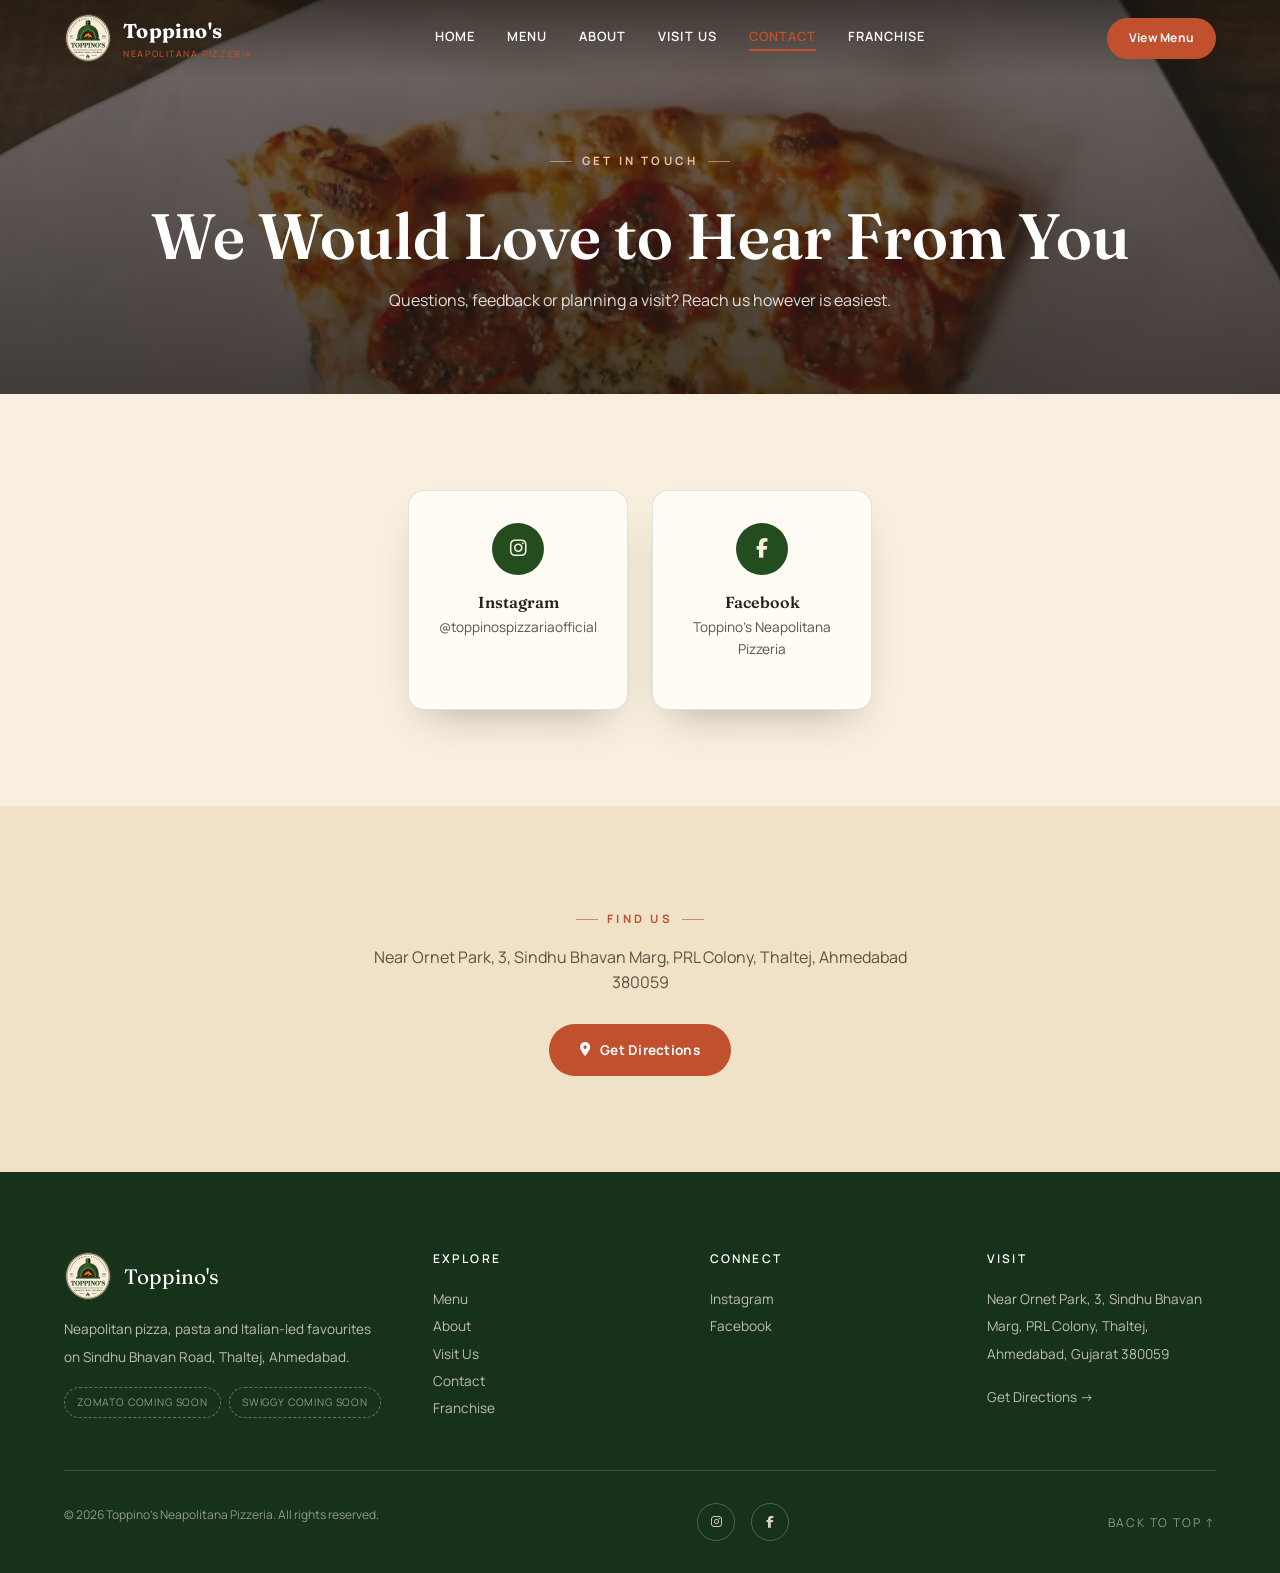
<file: contact.html>
<!DOCTYPE html>
<html lang="en">

<head>
    <meta charset="utf-8" />
    <meta content="width=device-width, initial-scale=1.0" name="viewport" />
    <title>Contact Toppino's | Address, Instagram and Facebook</title>
    <meta name="description" content="Contact Toppino's Neapolitana Pizzeria on Sindhu Bhavan Road, Ahmedabad. Find our address, directions, Instagram and Facebook." />
    <link rel="canonical" href="https://toppinospizzeria.in/contact" />

    <meta property="og:type" content="website" />
    <meta property="og:site_name" content="Toppino's Neapolitana Pizzeria" />
    <meta property="og:title" content="Contact Toppino's | Address, Instagram and Facebook" />
    <meta property="og:description" content="Contact Toppino's Neapolitana Pizzeria on Sindhu Bhavan Road, Ahmedabad. Find our address, directions, Instagram and Facebook." />
    <meta property="og:image" content="https://toppinospizzeria.in/img/pizza-margherita-whole.webp" />
    <meta property="og:url" content="https://toppinospizzeria.in/contact" />
    <meta name="twitter:card" content="summary_large_image" />

    <link rel="icon" type="image/png" sizes="32x32" href="img/favicon-32.png" />
    <link rel="icon" type="image/png" sizes="192x192" href="img/favicon-192.png" />
    <link rel="apple-touch-icon" href="img/apple-touch-icon.png" />

    <link rel="preconnect" href="https://fonts.googleapis.com" />
    <link rel="preconnect" href="https://fonts.gstatic.com" crossorigin />
    <link href="https://cdn.jsdelivr.net/npm/bootstrap@5.3.2/dist/css/bootstrap.min.css" rel="stylesheet" />
    <link href="https://fonts.googleapis.com/css2?family=Fraunces:ital,opsz,wght@0,9..144,400;0,9..144,600;0,9..144,700;1,9..144,500&family=Manrope:wght@400;500;600;700;800&display=swap" rel="stylesheet" />
    <link rel="stylesheet" href="https://cdnjs.cloudflare.com/ajax/libs/font-awesome/6.5.0/css/all.min.css" />
    <link rel="stylesheet" href="css/style.css" />
</head>

<body class="has-mobile-bar">
    <!-- Navigation -->
    <nav class="navbar">
        <div class="wrap navbar-inner">
            <a class="brand" href="./">
                <img src="img/logo.webp" class="brand-logo" alt="Toppino's Neapolitana Pizzeria logo" width="184" height="192" />
                <span class="brand-text">Toppino's<small>Neapolitana Pizzeria</small></span>
            </a>
            <div class="nav-links">
                <a href="./">Home</a>
                <a href="menu">Menu</a>
                <a href="about">About</a>
                <a href="visit-us">Visit Us</a>
                <a href="contact">Contact</a>
                <a href="franchise">Franchise</a>
            </div>
            <a href="menu" class="btn btn-terracotta btn-sm nav-cta" data-track="nav_view_menu">View Menu</a>
            <button class="btn menu-toggle" data-bs-toggle="offcanvas" data-bs-target="#offcanvasMenu" aria-label="Open menu">
                <div class="hamburger"><span></span><span></span></div>
            </button>
        </div>
    </nav>

    <!-- Offcanvas Menu -->
    <div class="offcanvas offcanvas-end" tabindex="-1" id="offcanvasMenu">
        <div class="offcanvas-header">
            <button type="button" class="btn-close btn-close-white" data-bs-dismiss="offcanvas" aria-label="Close"></button>
        </div>
        <div class="offcanvas-body">
            <ul class="nav flex-column" style="list-style:none;">
                <li><a class="nav-link" href="./">Home</a></li>
                <li><a class="nav-link" href="menu">Menu</a></li>
                <li><a class="nav-link" href="about">About</a></li>
                <li><a class="nav-link" href="visit-us">Visit Us</a></li>
                <li><a class="nav-link" href="contact">Contact</a></li>
                <li><a class="nav-link" href="franchise">Franchise</a></li>
            </ul>
            <div class="offcanvas-social">
                <a href="#" data-site-href="instagram" target="_blank" rel="noopener" aria-label="Instagram"><i class="fa-brands fa-instagram"></i></a>
                <a href="#" data-site-href="facebook" target="_blank" rel="noopener" aria-label="Facebook"><i class="fa-brands fa-facebook-f"></i></a>
                <a href="#" data-site-href="whatsapp" target="_blank" rel="noopener" aria-label="WhatsApp" hidden><i class="fa-brands fa-whatsapp"></i></a>
                <a href="#" data-site-href="tel" aria-label="Call" hidden><i class="fa-solid fa-phone"></i></a>
            </div>
        </div>
    </div>

    <!-- 1. Hero -->
    <header class="page-banner" style="background-image:url('img/pizza-slice-moody.webp');">
        <div class="wrap page-banner-inner">
            <span class="eyebrow">Get In Touch</span>
            <h1>We Would Love to Hear From You</h1>
            <p>Questions, feedback or planning a visit? Reach us however is easiest.</p>
        </div>
    </header>

    <section class="section">
        <div class="wrap">
            <!-- 2. Contact cards (Call / WhatsApp / Email appear once provided in js/site-data.js) -->
            <div class="contact-grid">
                <a href="#" class="contact-card" data-site-href="tel" data-track="contact_call" hidden>
                    <div class="icon"><i class="fa-solid fa-phone"></i></div>
                    <h4>Call Us</h4>
                    <p data-site-text="phoneDisplay"></p>
                </a>
                <a href="#" class="contact-card" data-site-href="whatsapp" target="_blank" rel="noopener" data-track="contact_whatsapp" hidden>
                    <div class="icon"><i class="fa-brands fa-whatsapp"></i></div>
                    <h4>WhatsApp</h4>
                    <p data-site-text="phoneDisplay"></p>
                </a>
                <a href="#" class="contact-card" data-site-href="email" data-track="contact_email" hidden>
                    <div class="icon"><i class="fa-solid fa-envelope"></i></div>
                    <h4>Email</h4>
                    <p data-site-text="email"></p>
                </a>
                <a href="#" class="contact-card" data-site-href="instagram" target="_blank" rel="noopener" data-track="contact_instagram">
                    <div class="icon"><i class="fa-brands fa-instagram"></i></div>
                    <h4>Instagram</h4>
                    <p data-site-text="instagramHandle">@toppinospizzariaofficial</p>
                </a>
                <a href="#" class="contact-card" data-site-href="facebook" target="_blank" rel="noopener" data-track="contact_facebook">
                    <div class="icon"><i class="fa-brands fa-facebook-f"></i></div>
                    <h4>Facebook</h4>
                    <p data-site-text="facebookName">Toppino's Neapolitana Pizzeria</p>
                </a>
            </div>

            <!-- 3. Enquiry form (activates once an email or WhatsApp number is provided) -->
            <div class="contact-form-wrap" data-site-show="enquiry" hidden>
                <div class="section-head center" style="margin-bottom:2rem;">
                    <span class="eyebrow">Send an Enquiry</span>
                    <h2 class="section-title" style="font-size:1.6rem;">Drop Us a Line</h2>
                </div>
                <form id="contactForm">
                    <!-- honeypot field  hidden from real visitors, catches basic bots -->
                    <div class="form-group form-honeypot" aria-hidden="true">
                        <label for="company">Company</label>
                        <input type="text" id="company" name="company" tabindex="-1" autocomplete="off" />
                    </div>
                    <div class="form-group">
                        <label for="name">Name</label>
                        <input type="text" id="name" name="name" autocomplete="name" required />
                    </div>
                    <div class="form-group">
                        <label for="email">Email</label>
                        <input type="email" id="email" name="email" autocomplete="email" required />
                    </div>
                    <div class="form-group">
                        <label for="message">Message</label>
                        <textarea id="message" name="message" required></textarea>
                    </div>
                    <button type="submit" class="btn btn-terracotta btn-block">Send Enquiry</button>
                </form>
            </div>
        </div>
    </section>

    <!-- 4. Find Us -->
    <section class="section alt">
        <div class="wrap" style="text-align:center; max-width:40rem;">
            <span class="eyebrow">Find Us</span>
            <p class="section-lede" data-site-text="address.short" style="margin-bottom:1.75rem;">Near Ornet Park, 3, Sindhu Bhavan Marg, PRL Colony, Thaltej, Ahmedabad 380059</p>
            <div class="hero-ctas">
                <a href="#" class="btn btn-terracotta" data-site-href="directions" target="_blank" rel="noopener" data-track="contact_directions">
                    <i class="fa-solid fa-location-dot"></i> Get Directions
                </a>
            </div>
        </div>
    </section>

    <!-- Footer -->
    <footer class="site-footer">
        <div class="wrap">
            <div class="footer-grid">
                <div class="footer-col">
                    <div class="footer-brand">
                        <img src="img/logo.webp" alt="Toppino's Neapolitana Pizzeria logo" width="184" height="192" loading="lazy" />
                        <span>Toppino's</span>
                    </div>
                    <p>Neapolitan pizza, pasta and Italian-led favourites on Sindhu Bhavan Road, Thaltej, Ahmedabad.</p>
                    <div class="footer-order-pills">
                        <span class="footer-order-pill">Zomato Coming Soon</span>
                        <span class="footer-order-pill">Swiggy Coming Soon</span>
                    </div>
                </div>
                <div class="footer-col">
                    <h5>Explore</h5>
                    <a href="menu">Menu</a>
                    <a href="about">About</a>
                    <a href="visit-us">Visit Us</a>
                    <a href="contact">Contact</a>
                    <a href="franchise">Franchise</a>
                </div>
                <div class="footer-col">
                    <h5>Connect</h5>
                    <a href="#" data-site-href="instagram" target="_blank" rel="noopener" data-track="footer_instagram">Instagram</a>
                    <a href="#" data-site-href="facebook" target="_blank" rel="noopener" data-track="footer_facebook">Facebook</a>
                    <a href="#" data-site-href="tel" data-site-text="phoneDisplay" data-track="footer_call" hidden></a>
                    <a href="#" data-site-href="whatsapp" target="_blank" rel="noopener" data-track="footer_whatsapp" hidden>WhatsApp Us</a>
                    <a href="#" data-site-href="email" data-site-text="email" data-track="footer_email" hidden></a>
                </div>
                <div class="footer-col">
                    <h5>Visit</h5>
                    <p data-site-text="address.full">Near Ornet Park, 3, Sindhu Bhavan Marg, PRL Colony, Thaltej, Ahmedabad, Gujarat 380059</p>
                    <a href="#" data-site-href="directions" target="_blank" rel="noopener" data-track="footer_directions">Get Directions →</a>
                </div>
            </div>
            <div class="footer-bottom">
                <p>&copy; <span data-site-year></span> Toppino's Neapolitana Pizzeria. All rights reserved.</p>
                <div class="footer-social">
                    <a href="#" data-site-href="instagram" target="_blank" rel="noopener" aria-label="Instagram"><i class="fa-brands fa-instagram"></i></a>
                    <a href="#" data-site-href="facebook" target="_blank" rel="noopener" aria-label="Facebook"><i class="fa-brands fa-facebook-f"></i></a>
                    <a href="#" data-site-href="googleReview" target="_blank" rel="noopener" aria-label="Google Reviews" hidden><i class="fa-brands fa-google"></i></a>
                    <a href="#" data-site-href="whatsapp" target="_blank" rel="noopener" aria-label="WhatsApp" hidden><i class="fa-brands fa-whatsapp"></i></a>
                </div>
                <button id="scrollTop">Back to top ↑</button>
            </div>
        </div>
    </footer>

    <!-- Sticky mobile action bar -->
    <div class="mobile-action-bar">
        <a href="#" data-site-href="directions" target="_blank" rel="noopener" data-track="mobilebar_directions"><i class="fa-solid fa-location-dot"></i>Get Directions</a>
        <a href="menu" data-track="mobilebar_menu"><i class="fa-solid fa-utensils"></i>View Menu</a>
        <a href="#" data-site-href="tel" data-track="mobilebar_call" hidden><i class="fa-solid fa-phone"></i>Call</a>
        <a href="#" data-site-href="whatsapp" target="_blank" rel="noopener" data-track="mobilebar_whatsapp" hidden><i class="fa-brands fa-whatsapp"></i>WhatsApp</a>
    </div>

    <script src="https://cdn.jsdelivr.net/npm/bootstrap@5.3.2/dist/js/bootstrap.bundle.min.js"></script>
    <script src="js/site-data.js"></script>
    <script src="js/main.js"></script>
</body>

</html>
</file>
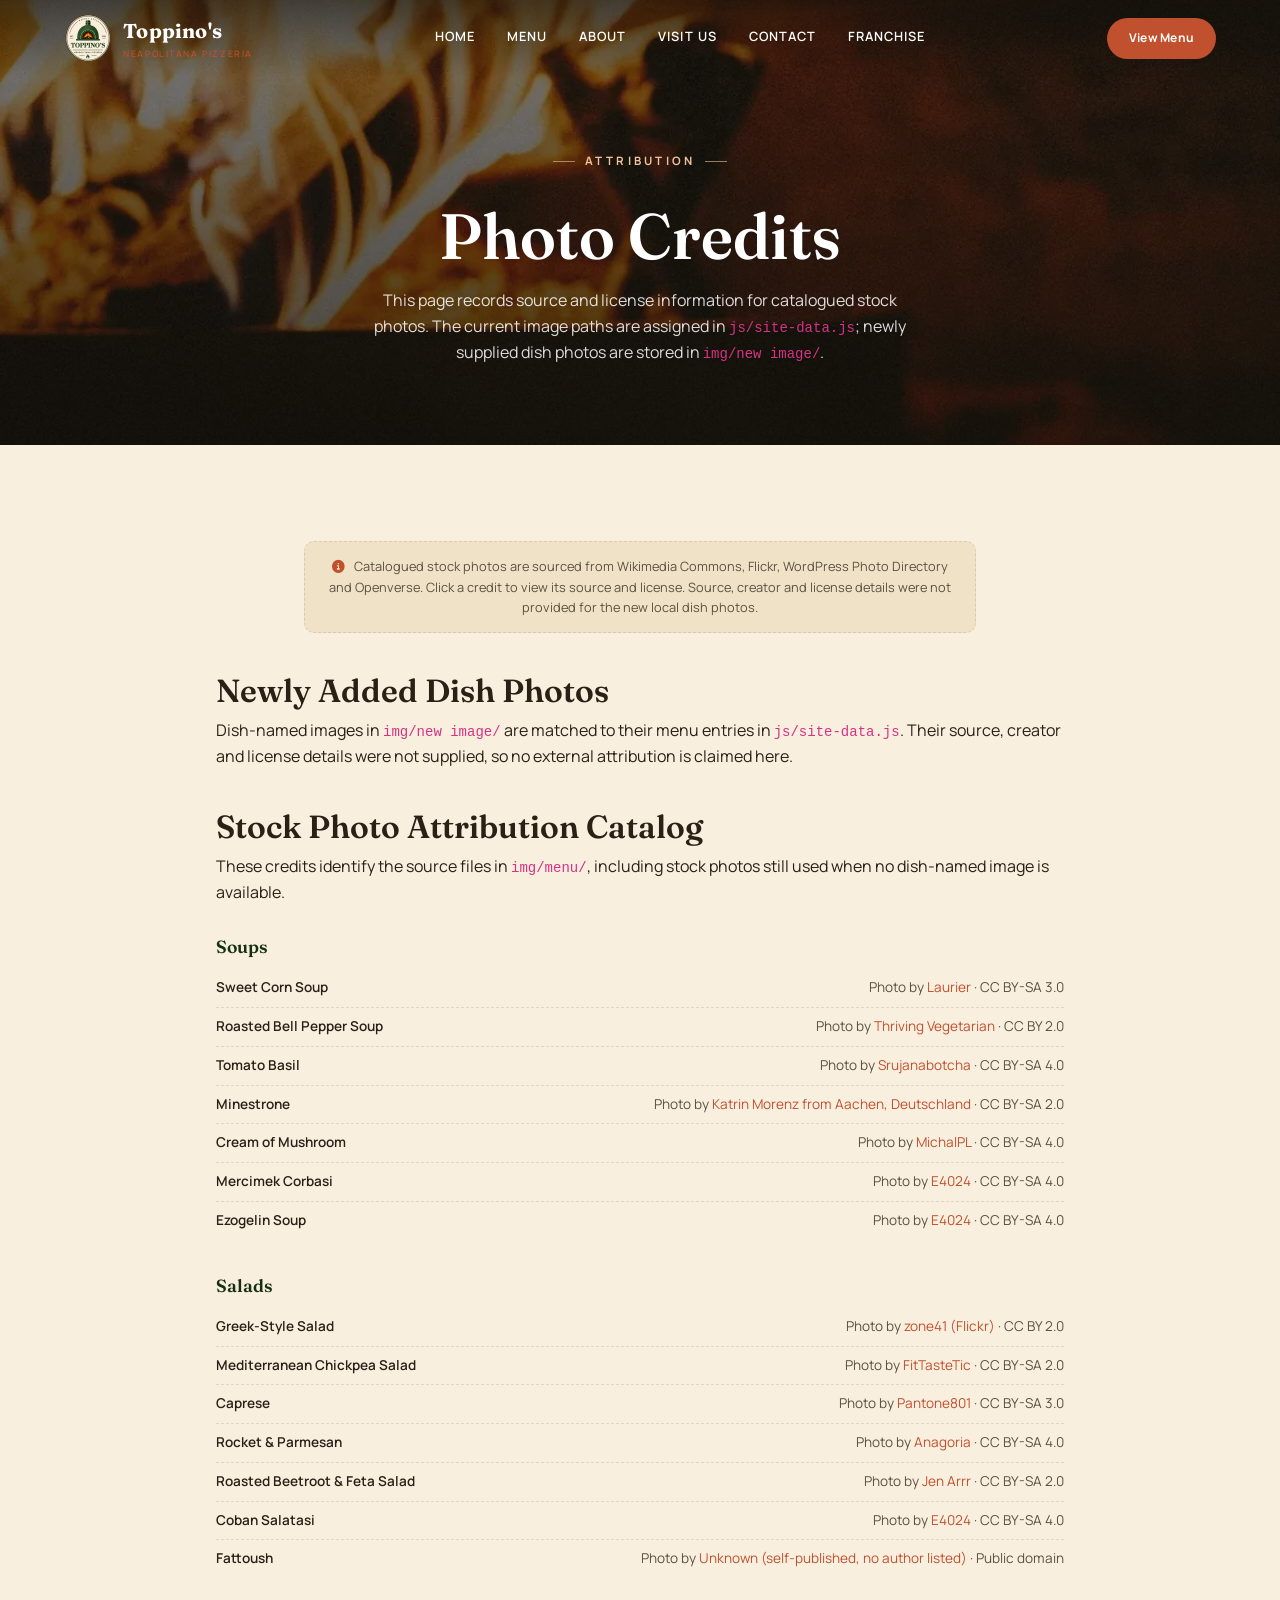
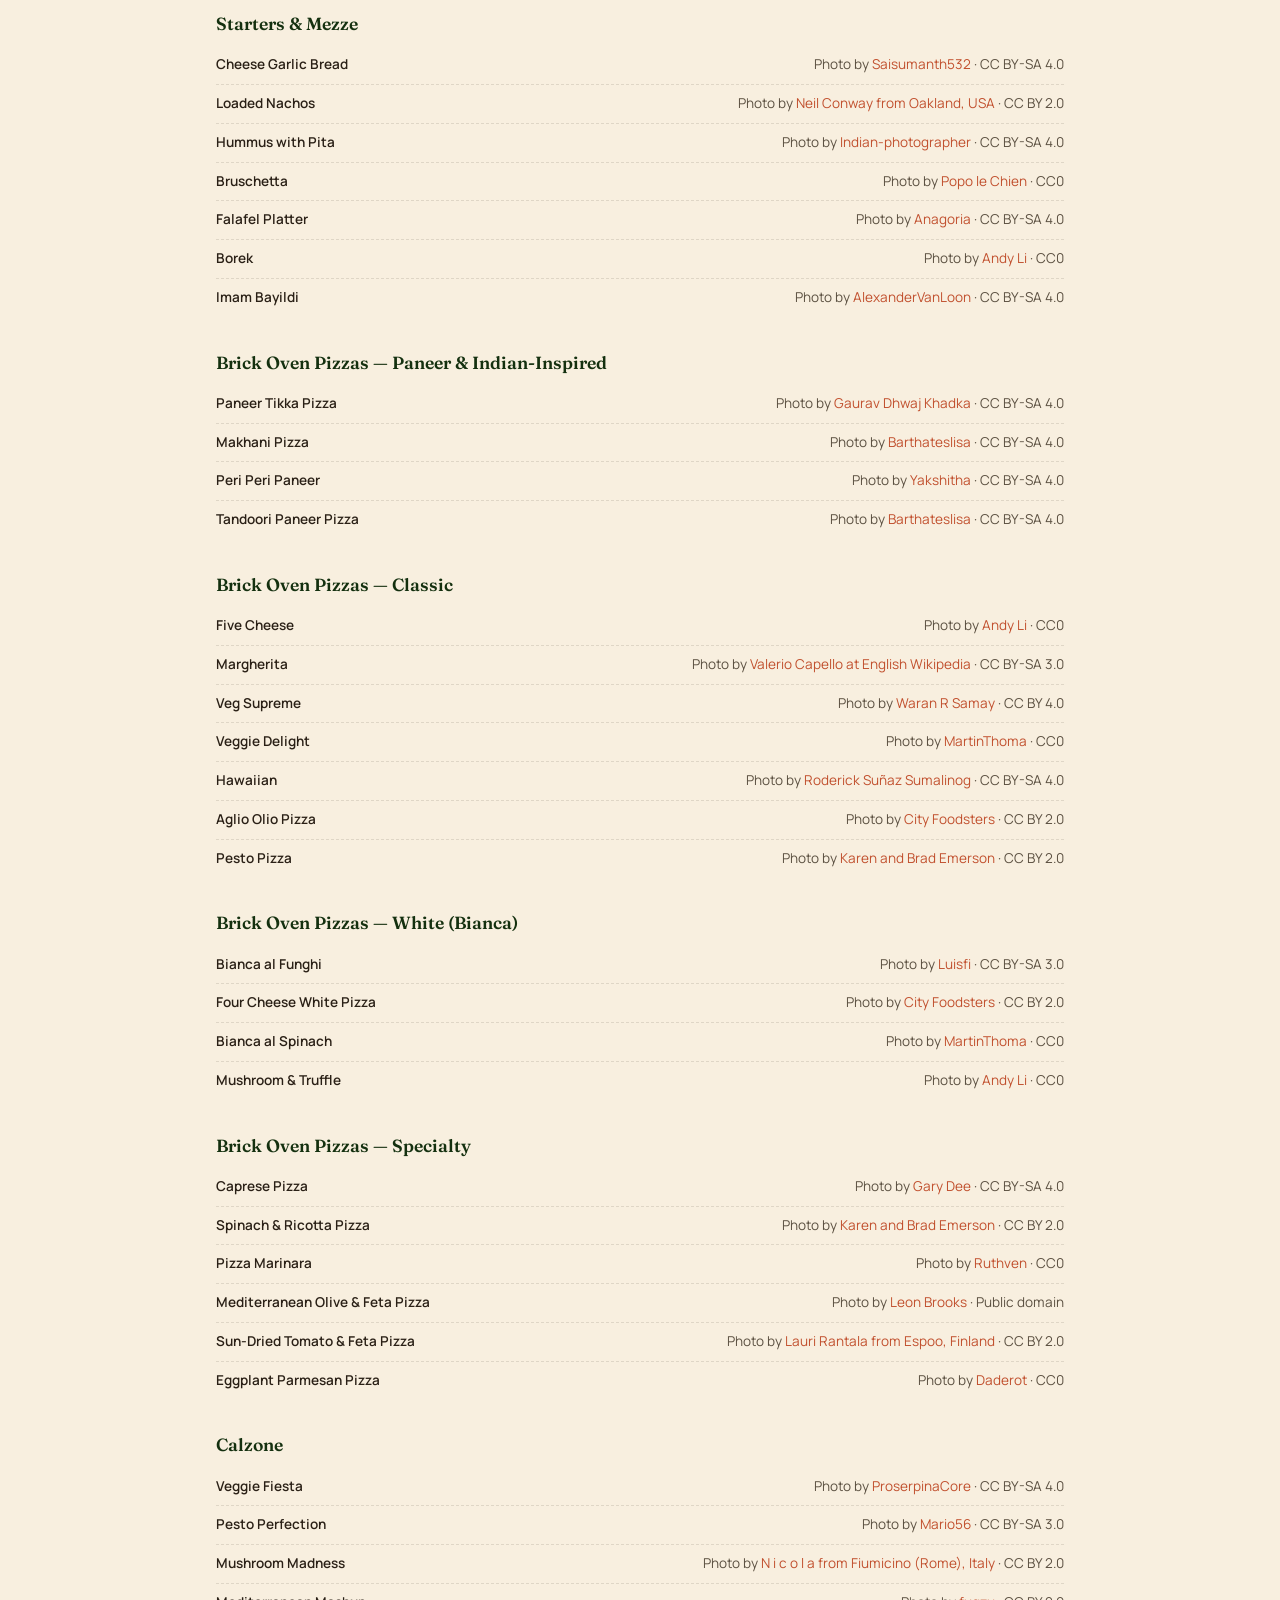
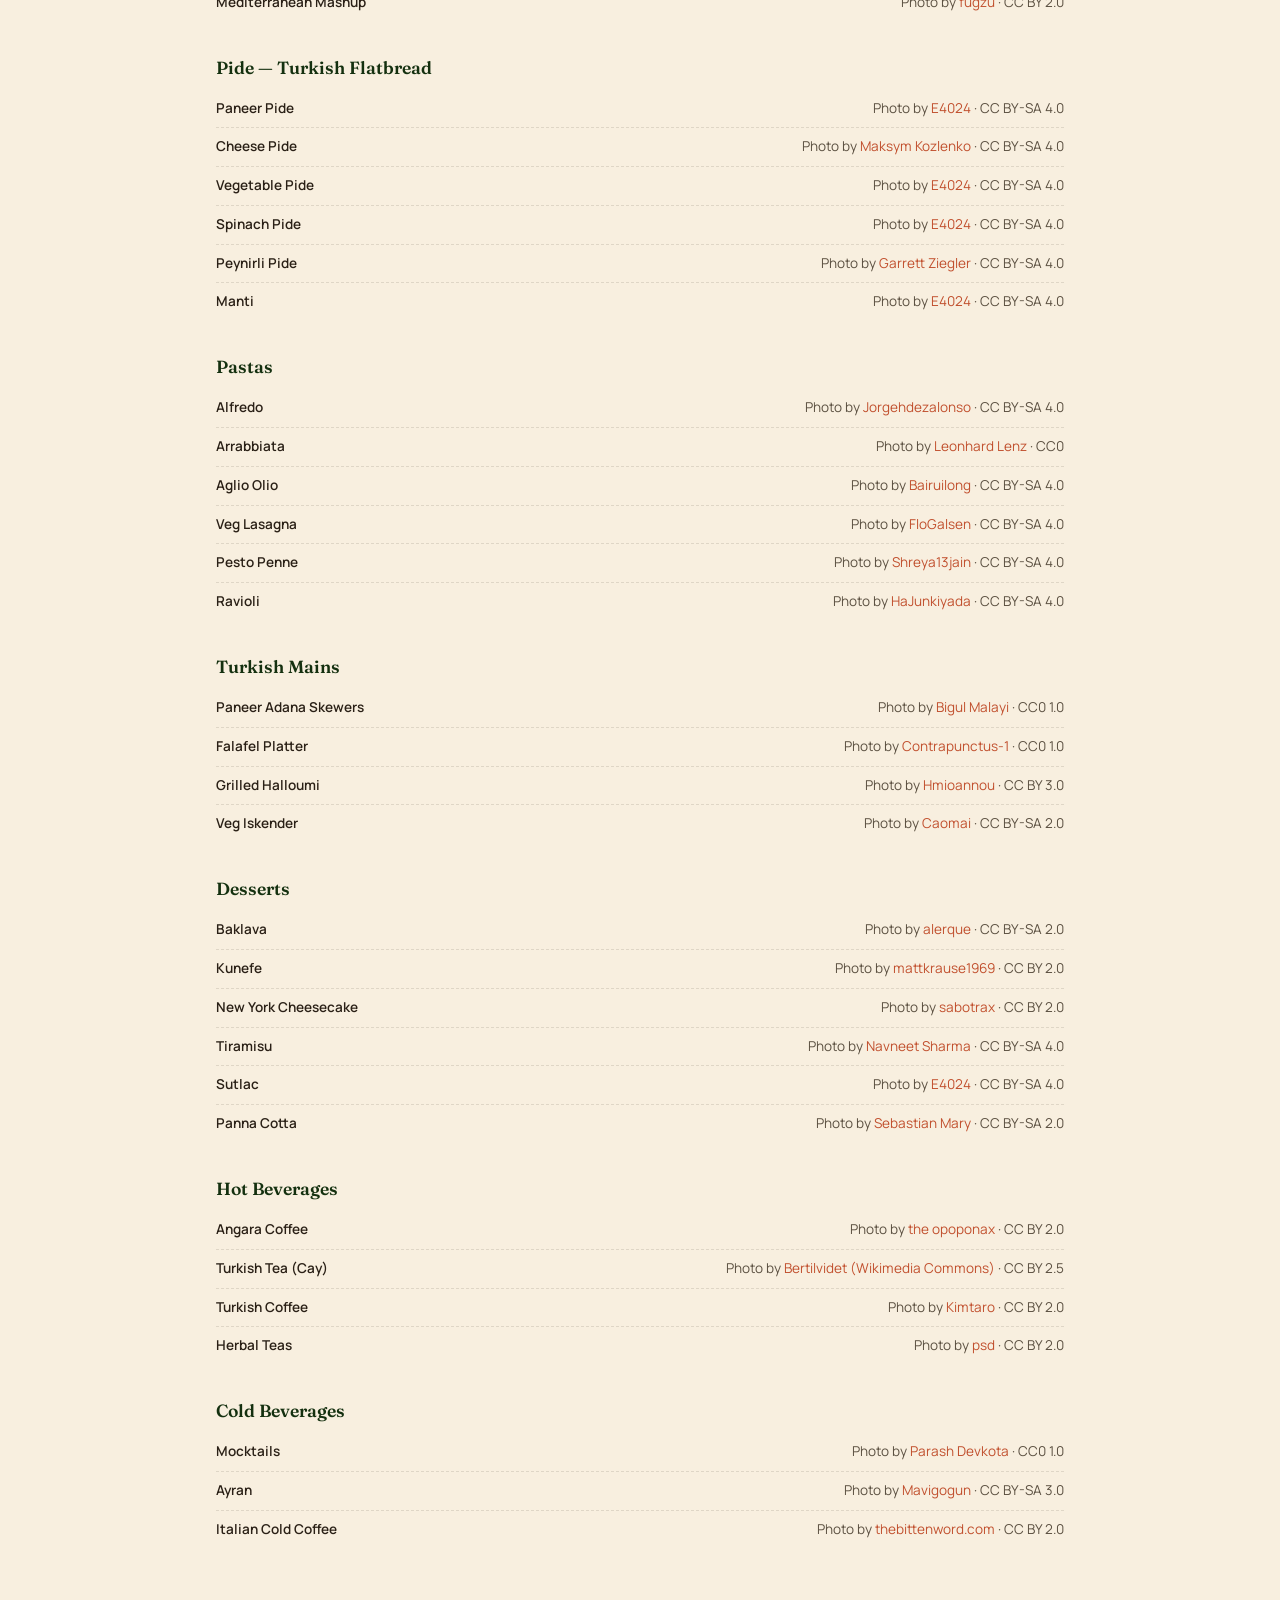
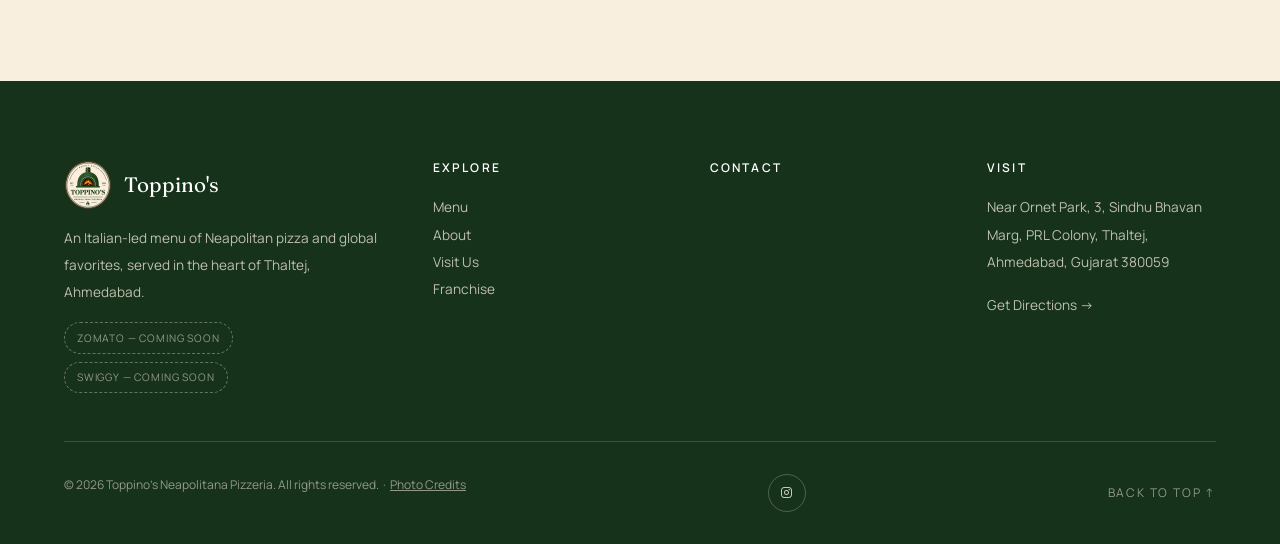
<file: credits.html>
<!DOCTYPE html>
<html lang="en">

<head>
    <meta charset="utf-8" />
    <meta content="width=device-width, initial-scale=1.0" name="viewport" />
    <title>Photo Credits | Toppino's Neapolitana Pizzeria</title>
    <meta name="description" content="Sources and licenses for representative stock food photography used on Toppino's Neapolitana Pizzeria's menu." />
    <meta name="robots" content="noindex,follow" />
    <link rel="canonical" href="https://toppinospizzeria.in/credits.html" />

    <link rel="icon" type="image/png" sizes="32x32" href="img/favicon-32.png" />

    <link href="https://cdn.jsdelivr.net/npm/bootstrap@5.3.2/dist/css/bootstrap.min.css" rel="stylesheet" />
    <link href="https://fonts.googleapis.com/css2?family=Fraunces:ital,opsz,wght@0,9..144,400;0,9..144,600;0,9..144,700;1,9..144,500&family=Manrope:wght@400;500;600;700;800&display=swap" rel="stylesheet" />
    <link rel="stylesheet" href="https://cdnjs.cloudflare.com/ajax/libs/font-awesome/6.5.0/css/all.min.css" />
    <link rel="stylesheet" href="css/style.css" />
</head>

<body>
    <!-- Navigation -->
    <nav class="navbar">
        <div class="wrap navbar-inner">
            <a class="brand" href="./">
                <img src="img/logo.webp" class="brand-logo" alt="Toppino's Neapolitana Pizzeria logo" width="184" height="192" />
                <span class="brand-text">Toppino's<small>Neapolitana Pizzeria</small></span>
            </a>
            <div class="nav-links">
                <a href="./">Home</a>
                <a href="menu">Menu</a>
                <a href="about">About</a>
                <a href="visit-us">Visit Us</a>
                <a href="contact">Contact</a>
                <a href="franchise">Franchise</a>
            </div>
            <a href="menu" class="btn btn-terracotta btn-sm nav-cta" data-track="nav_view_menu">View Menu</a>
            <button class="btn menu-toggle" data-bs-toggle="offcanvas" data-bs-target="#offcanvasMenu" aria-label="Open menu">
                <div class="hamburger"><span></span><span></span></div>
            </button>
        </div>
    </nav>

    <!-- Offcanvas Menu -->
    <div class="offcanvas offcanvas-end" tabindex="-1" id="offcanvasMenu">
        <div class="offcanvas-header">
            <button type="button" class="btn-close btn-close-white" data-bs-dismiss="offcanvas" aria-label="Close"></button>
        </div>
        <div class="offcanvas-body">
            <ul class="nav flex-column" style="list-style:none;">
                <li><a class="nav-link" href="./">Home</a></li>
                <li><a class="nav-link" href="menu">Menu</a></li>
                <li><a class="nav-link" href="about">About</a></li>
                <li><a class="nav-link" href="visit-us">Visit Us</a></li>
                <li><a class="nav-link" href="contact">Contact</a></li>
                <li><a class="nav-link" href="franchise">Franchise</a></li>
            </ul>
            <div class="offcanvas-social">
                <a href="#" data-site-href="instagram" target="_blank" rel="noopener" aria-label="Instagram"><i class="fa-brands fa-instagram"></i></a>
                <a href="#" data-site-href="whatsapp" target="_blank" rel="noopener" aria-label="WhatsApp"><i class="fa-brands fa-whatsapp"></i></a>
                <a href="#" data-site-href="tel" aria-label="Call"><i class="fa-solid fa-phone"></i></a>
            </div>
        </div>
    </div>

    <!-- Banner -->
    <header class="page-banner" style="background-image:url('img/flame-detail.webp');">
        <div class="wrap page-banner-inner">
            <span class="eyebrow">Attribution</span>
            <h1>Photo Credits</h1>
            <p>This page records source and license information for catalogued stock photos. The current image paths are assigned in <code>js/site-data.js</code>; newly supplied dish photos are stored in <code>img/new image/</code>.</p>
        </div>
    </header>

    <section class="section">
        <div class="wrap" style="max-width:56rem;">
            <div class="menu-note" style="margin-top:0;">
                <i class="fa-solid fa-circle-info"></i>
                Catalogued stock photos are sourced from Wikimedia Commons, Flickr, WordPress Photo Directory and Openverse. Click a credit to view its source and license. Source, creator and license details were not provided for the new local dish photos.
            </div>

            <h2 style="margin-top:2.5rem;">Newly Added Dish Photos</h2>
            <p>Dish-named images in <code>img/new image/</code> are matched to their menu entries in <code>js/site-data.js</code>. Their source, creator and license details were not supplied, so no external attribution is claimed here.</p>

            <h2 style="margin-top:2.5rem;">Stock Photo Attribution Catalog</h2>
            <p>These credits identify the source files in <code>img/menu/</code>, including stock photos still used when no dish-named image is available.</p>
            <div class="credits-list">
            <div class="credit-group">
                <h3>Soups</h3>
                <div class="credit-row">
                    <span class="credit-dish">Sweet Corn Soup</span>
                    <span class="credit-info">Photo by <a href="https://commons.wikimedia.org/wiki/File:Corn_soup.jpg" target="_blank" rel="noopener noreferrer">Laurier</a> &middot; CC BY-SA 3.0</span>
                </div>
                <div class="credit-row">
                    <span class="credit-dish">Roasted Bell Pepper Soup</span>
                    <span class="credit-info">Photo by <a href="https://commons.wikimedia.org/wiki/File:Roasted_Red_Pepper_and_Tomato_Soup.jpg" target="_blank" rel="noopener noreferrer">Thriving Vegetarian</a> &middot; CC BY 2.0</span>
                </div>
                <div class="credit-row">
                    <span class="credit-dish">Tomato Basil</span>
                    <span class="credit-info">Photo by <a href="https://commons.wikimedia.org/wiki/File:Tomato_Basil_Soup.jpg" target="_blank" rel="noopener noreferrer">Srujanabotcha</a> &middot; CC BY-SA 4.0</span>
                </div>
                <div class="credit-row">
                    <span class="credit-dish">Minestrone</span>
                    <span class="credit-info">Photo by <a href="https://commons.wikimedia.org/wiki/File:Minestrone_soup.jpg" target="_blank" rel="noopener noreferrer">Katrin Morenz from Aachen, Deutschland</a> &middot; CC BY-SA 2.0</span>
                </div>
                <div class="credit-row">
                    <span class="credit-dish">Cream of Mushroom</span>
                    <span class="credit-info">Photo by <a href="https://commons.wikimedia.org/wiki/File:Cream_of_mushroom_soup.jpg" target="_blank" rel="noopener noreferrer">MichalPL</a> &middot; CC BY-SA 4.0</span>
                </div>
                <div class="credit-row">
                    <span class="credit-dish">Mercimek Corbasi</span>
                    <span class="credit-info">Photo by <a href="https://commons.wikimedia.org/wiki/File:Mercimek_%C3%A7orbas%C4%B1_in_Ankara,_Turkey.jpg" target="_blank" rel="noopener noreferrer">E4024</a> &middot; CC BY-SA 4.0</span>
                </div>
                <div class="credit-row">
                    <span class="credit-dish">Ezogelin Soup</span>
                    <span class="credit-info">Photo by <a href="https://commons.wikimedia.org/wiki/File:Ezogelin_soup.jpg" target="_blank" rel="noopener noreferrer">E4024</a> &middot; CC BY-SA 4.0</span>
                </div>
            </div>
            <div class="credit-group">
                <h3>Salads</h3>
                <div class="credit-row">
                    <span class="credit-dish">Greek-Style Salad</span>
                    <span class="credit-info">Photo by <a href="https://commons.wikimedia.org/wiki/File:Greek_Salad_Choriatiki.jpg" target="_blank" rel="noopener noreferrer">zone41 (Flickr)</a> &middot; CC BY 2.0</span>
                </div>
                <div class="credit-row">
                    <span class="credit-dish">Mediterranean Chickpea Salad</span>
                    <span class="credit-info">Photo by <a href="https://commons.wikimedia.org/wiki/File:Colorful_healthy_Chickpea_Salad_-_49859083608.jpg" target="_blank" rel="noopener noreferrer">FitTasteTic</a> &middot; CC BY-SA 2.0</span>
                </div>
                <div class="credit-row">
                    <span class="credit-dish">Caprese</span>
                    <span class="credit-info">Photo by <a href="https://commons.wikimedia.org/wiki/File:Insalata_caprese.jpg" target="_blank" rel="noopener noreferrer">Pantone801</a> &middot; CC BY-SA 3.0</span>
                </div>
                <div class="credit-row">
                    <span class="credit-dish">Rocket &amp; Parmesan</span>
                    <span class="credit-info">Photo by <a href="https://commons.wikimedia.org/wiki/File:20240510_Arugula_parmesan_salad_Restaurant_MeGusto_anagoria.jpg" target="_blank" rel="noopener noreferrer">Anagoria</a> &middot; CC BY-SA 4.0</span>
                </div>
                <div class="credit-row">
                    <span class="credit-dish">Roasted Beetroot &amp; Feta Salad</span>
                    <span class="credit-info">Photo by <a href="https://commons.wikimedia.org/wiki/File:Roasted_Beet_Salad_(6737837099).jpg" target="_blank" rel="noopener noreferrer">Jen Arrr</a> &middot; CC BY-SA 2.0</span>
                </div>
                <div class="credit-row">
                    <span class="credit-dish">Coban Salatasi</span>
                    <span class="credit-info">Photo by <a href="https://commons.wikimedia.org/wiki/File:%C3%87oban_salata.jpg" target="_blank" rel="noopener noreferrer">E4024</a> &middot; CC BY-SA 4.0</span>
                </div>
                <div class="credit-row">
                    <span class="credit-dish">Fattoush</span>
                    <span class="credit-info">Photo by <a href="https://commons.wikimedia.org/wiki/File:Fattoush.JPG" target="_blank" rel="noopener noreferrer">Unknown (self-published, no author listed)</a> &middot; Public domain</span>
                </div>
            </div>
            <div class="credit-group">
                <h3>Starters &amp; Mezze</h3>
                <div class="credit-row">
                    <span class="credit-dish">Cheese Garlic Bread</span>
                    <span class="credit-info">Photo by <a href="https://commons.wikimedia.org/wiki/File:Cheese_Garlic_Bread.jpg" target="_blank" rel="noopener noreferrer">Saisumanth532</a> &middot; CC BY-SA 4.0</span>
                </div>
                <div class="credit-row">
                    <span class="credit-dish">Loaded Nachos</span>
                    <span class="credit-info">Photo by <a href="https://commons.wikimedia.org/wiki/File:Nachos_(5477759950).jpg" target="_blank" rel="noopener noreferrer">Neil Conway from Oakland, USA</a> &middot; CC BY 2.0</span>
                </div>
                <div class="credit-row">
                    <span class="credit-dish">Hummus with Pita</span>
                    <span class="credit-info">Photo by <a href="https://commons.wikimedia.org/wiki/File:Pita_bread_and_Hummus.jpg" target="_blank" rel="noopener noreferrer">Indian-photographer</a> &middot; CC BY-SA 4.0</span>
                </div>
                <div class="credit-row">
                    <span class="credit-dish">Bruschetta</span>
                    <span class="credit-info">Photo by <a href="https://commons.wikimedia.org/wiki/File:Bruschetta.jpg" target="_blank" rel="noopener noreferrer">Popo le Chien</a> &middot; CC0</span>
                </div>
                <div class="credit-row">
                    <span class="credit-dish">Falafel Platter</span>
                    <span class="credit-info">Photo by <a href="https://commons.wikimedia.org/wiki/File:20240815_Falafel_Plate_Restaurant_The_Hummusapiens_Berlin_anagoria.jpg" target="_blank" rel="noopener noreferrer">Anagoria</a> &middot; CC BY-SA 4.0</span>
                </div>
                <div class="credit-row">
                    <span class="credit-dish">Borek</span>
                    <span class="credit-info">Photo by <a href="https://commons.wikimedia.org/wiki/File:Cheese_borek_-_Lily%27s_Cafe,_Brighton_2024-02-03.jpg" target="_blank" rel="noopener noreferrer">Andy Li</a> &middot; CC0</span>
                </div>
                <div class="credit-row">
                    <span class="credit-dish">Imam Bayildi</span>
                    <span class="credit-info">Photo by <a href="https://commons.wikimedia.org/wiki/File:%C4%B0mam_bay%C4%B1ld%C4%B1_AvL.JPG" target="_blank" rel="noopener noreferrer">AlexanderVanLoon</a> &middot; CC BY-SA 4.0</span>
                </div>
            </div>
            <div class="credit-group">
                <h3>Brick Oven Pizzas — Paneer &amp; Indian-Inspired</h3>
                <div class="credit-row">
                    <span class="credit-dish">Paneer Tikka Pizza</span>
                    <span class="credit-info">Photo by <a href="https://commons.wikimedia.org/wiki/File:Paneer_Tikka_Pizza.jpg" target="_blank" rel="noopener noreferrer">Gaurav Dhwaj Khadka</a> &middot; CC BY-SA 4.0</span>
                </div>
                <div class="credit-row">
                    <span class="credit-dish">Makhani Pizza</span>
                    <span class="credit-info">Photo by <a href="https://commons.wikimedia.org/wiki/File:Malai_Paneer_Pizza_from_India.jpg" target="_blank" rel="noopener noreferrer">Barthateslisa</a> &middot; CC BY-SA 4.0</span>
                </div>
                <div class="credit-row">
                    <span class="credit-dish">Peri Peri Paneer</span>
                    <span class="credit-info">Photo by <a href="https://commons.wikimedia.org/wiki/File:Paneer_Pizza_2.jpg" target="_blank" rel="noopener noreferrer">Yakshitha</a> &middot; CC BY-SA 4.0</span>
                </div>
                <div class="credit-row">
                    <span class="credit-dish">Tandoori Paneer Pizza</span>
                    <span class="credit-info">Photo by <a href="https://commons.wikimedia.org/wiki/File:Tandoori_Paneer_Pizza_from_India.jpg" target="_blank" rel="noopener noreferrer">Barthateslisa</a> &middot; CC BY-SA 4.0</span>
                </div>
            </div>
            <div class="credit-group">
                <h3>Brick Oven Pizzas — Classic</h3>
                <div class="credit-row">
                    <span class="credit-dish">Five Cheese</span>
                    <span class="credit-info">Photo by <a href="https://commons.wikimedia.org/wiki/File:Four_Cheese_-_Pizza_500_2023-11-10.jpg" target="_blank" rel="noopener noreferrer">Andy Li</a> &middot; CC0</span>
                </div>
                <div class="credit-row">
                    <span class="credit-dish">Margherita</span>
                    <span class="credit-info">Photo by <a href="https://commons.wikimedia.org/wiki/File:Eq_it-na_pizza-margherita_sep2005_sml.jpg" target="_blank" rel="noopener noreferrer">Valerio Capello at English Wikipedia</a> &middot; CC BY-SA 3.0</span>
                </div>
                <div class="credit-row">
                    <span class="credit-dish">Veg Supreme</span>
                    <span class="credit-info">Photo by <a href="https://commons.wikimedia.org/wiki/File:Vegetable_pizza_food.jpg" target="_blank" rel="noopener noreferrer">Waran R Samay</a> &middot; CC BY 4.0</span>
                </div>
                <div class="credit-row">
                    <span class="credit-dish">Veggie Delight</span>
                    <span class="credit-info">Photo by <a href="https://commons.wikimedia.org/wiki/File:Vegetarian-pizza.jpg" target="_blank" rel="noopener noreferrer">MartinThoma</a> &middot; CC0</span>
                </div>
                <div class="credit-row">
                    <span class="credit-dish">Hawaiian</span>
                    <span class="credit-info">Photo by <a href="https://commons.wikimedia.org/wiki/File:Hawaiian_pizza_2023.jpg" target="_blank" rel="noopener noreferrer">Roderick Suñaz Sumalinog</a> &middot; CC BY-SA 4.0</span>
                </div>
                <div class="credit-row">
                    <span class="credit-dish">Aglio Olio Pizza</span>
                    <span class="credit-info">Photo by <a href="https://commons.wikimedia.org/wiki/File:White_Pizza_(No_Sauce)_-_Large_8_slices._Mozzarella,_ricotta,_grated_pecorino_Romano_cheese,_garlic_infused_oil,_oregano,_black_pepper_%26_basil.jpg" target="_blank" rel="noopener noreferrer">City Foodsters</a> &middot; CC BY 2.0</span>
                </div>
                <div class="credit-row">
                    <span class="credit-dish">Pesto Pizza</span>
                    <span class="credit-info">Photo by <a href="https://commons.wikimedia.org/wiki/File:Pesto_pizza_(3145524285).jpg" target="_blank" rel="noopener noreferrer">Karen and Brad Emerson</a> &middot; CC BY 2.0</span>
                </div>
            </div>
            <div class="credit-group">
                <h3>Brick Oven Pizzas — White (Bianca)</h3>
                <div class="credit-row">
                    <span class="credit-dish">Bianca al Funghi</span>
                    <span class="credit-info">Photo by <a href="https://commons.wikimedia.org/wiki/File:Mushroom_pizza_and_beer.jpg" target="_blank" rel="noopener noreferrer">Luisfi</a> &middot; CC BY-SA 3.0</span>
                </div>
                <div class="credit-row">
                    <span class="credit-dish">Four Cheese White Pizza</span>
                    <span class="credit-info">Photo by <a href="https://commons.wikimedia.org/wiki/File:White_Pizza_(No_Sauce)_-_Large_8_slices._Mozzarella,_ricotta,_grated_pecorino_Romano_cheese,_garlic_infused_oil,_oregano,_black_pepper_%26_basil_-_9348562946.jpg" target="_blank" rel="noopener noreferrer">City Foodsters</a> &middot; CC BY 2.0</span>
                </div>
                <div class="credit-row">
                    <span class="credit-dish">Bianca al Spinach</span>
                    <span class="credit-info">Photo by <a href="https://commons.wikimedia.org/wiki/File:Spinach-pizza-close.jpg" target="_blank" rel="noopener noreferrer">MartinThoma</a> &middot; CC0</span>
                </div>
                <div class="credit-row">
                    <span class="credit-dish">Mushroom &amp; Truffle</span>
                    <span class="credit-info">Photo by <a href="https://commons.wikimedia.org/wiki/File:Black_Truffle_Pizza_-_Purezza_2023-11-22.jpg" target="_blank" rel="noopener noreferrer">Andy Li</a> &middot; CC0</span>
                </div>
            </div>
            <div class="credit-group">
                <h3>Brick Oven Pizzas — Specialty</h3>
                <div class="credit-row">
                    <span class="credit-dish">Caprese Pizza</span>
                    <span class="credit-info">Photo by <a href="https://commons.wikimedia.org/wiki/File:Pizza_Caprese_with_Mozzarella_%26_Cherry_Tomatoes.jpg" target="_blank" rel="noopener noreferrer">Gary Dee</a> &middot; CC BY-SA 4.0</span>
                </div>
                <div class="credit-row">
                    <span class="credit-dish">Spinach &amp; Ricotta Pizza</span>
                    <span class="credit-info">Photo by <a href="https://commons.wikimedia.org/wiki/File:Spinach_and_mushroom_pizza_(3398047194).jpg" target="_blank" rel="noopener noreferrer">Karen and Brad Emerson</a> &middot; CC BY 2.0</span>
                </div>
                <div class="credit-row">
                    <span class="credit-dish">Pizza Marinara</span>
                    <span class="credit-info">Photo by <a href="https://commons.wikimedia.org/wiki/File:Pizza_marinara_(Napoli).jpg" target="_blank" rel="noopener noreferrer">Ruthven</a> &middot; CC0</span>
                </div>
                <div class="credit-row">
                    <span class="credit-dish">Mediterranean Olive &amp; Feta Pizza</span>
                    <span class="credit-info">Photo by <a href="https://commons.wikimedia.org/wiki/File:Pizza_with_feta_olives_capsicum.jpg" target="_blank" rel="noopener noreferrer">Leon Brooks</a> &middot; Public domain</span>
                </div>
                <div class="credit-row">
                    <span class="credit-dish">Sun-Dried Tomato &amp; Feta Pizza</span>
                    <span class="credit-info">Photo by <a href="https://commons.wikimedia.org/wiki/File:Pizza_with_tomato,_sun-dried_tomato_and_onion.jpg" target="_blank" rel="noopener noreferrer">Lauri Rantala from Espoo, Finland</a> &middot; CC BY 2.0</span>
                </div>
                <div class="credit-row">
                    <span class="credit-dish">Eggplant Parmesan Pizza</span>
                    <span class="credit-info">Photo by <a href="https://commons.wikimedia.org/wiki/File:Pizza_with_roasted_eggplant,_marinara,_spicy_breadcrumbs,_parmigiana,_basil_-_San_Francisco,_CA.jpg" target="_blank" rel="noopener noreferrer">Daderot</a> &middot; CC0</span>
                </div>
            </div>
            <div class="credit-group">
                <h3>Calzone</h3>
                <div class="credit-row">
                    <span class="credit-dish">Veggie Fiesta</span>
                    <span class="credit-info">Photo by <a href="https://commons.wikimedia.org/wiki/File:Calzone_caprese.png" target="_blank" rel="noopener noreferrer">ProserpinaCore</a> &middot; CC BY-SA 4.0</span>
                </div>
                <div class="credit-row">
                    <span class="credit-dish">Pesto Perfection</span>
                    <span class="credit-info">Photo by <a href="https://commons.wikimedia.org/wiki/File:Calzone_Tradition.JPG" target="_blank" rel="noopener noreferrer">Mario56</a> &middot; CC BY-SA 3.0</span>
                </div>
                <div class="credit-row">
                    <span class="credit-dish">Mushroom Madness</span>
                    <span class="credit-info">Photo by <a href="https://commons.wikimedia.org/wiki/File:Mega_calzone_-_ND0_3594_(8041010760).jpg" target="_blank" rel="noopener noreferrer">N i c o l a from Fiumicino (Rome), Italy</a> &middot; CC BY 2.0</span>
                </div>
                <div class="credit-row">
                    <span class="credit-dish">Mediterranean Mashup</span>
                    <span class="credit-info">Photo by <a href="https://www.flickr.com/photos/70253321@N00/2946660263" target="_blank" rel="noopener noreferrer">fugzu</a> &middot; CC BY 2.0</span>
                </div>
            </div>
            <div class="credit-group">
                <h3>Pide — Turkish Flatbread</h3>
                <div class="credit-row">
                    <span class="credit-dish">Paneer Pide</span>
                    <span class="credit-info">Photo by <a href="https://commons.wikimedia.org/wiki/File:Classic_Turkish_pide.jpg" target="_blank" rel="noopener noreferrer">E4024</a> &middot; CC BY-SA 4.0</span>
                </div>
                <div class="credit-row">
                    <span class="credit-dish">Cheese Pide</span>
                    <span class="credit-info">Photo by <a href="https://commons.wikimedia.org/wiki/File:2019-07-27_Turkish_pide_with_cheese_at_Istanbul_restaurant.jpg" target="_blank" rel="noopener noreferrer">Maksym Kozlenko</a> &middot; CC BY-SA 4.0</span>
                </div>
                <div class="credit-row">
                    <span class="credit-dish">Vegetable Pide</span>
                    <span class="credit-info">Photo by <a href="https://commons.wikimedia.org/wiki/File:Typical_Turkish_pide.jpg" target="_blank" rel="noopener noreferrer">E4024</a> &middot; CC BY-SA 4.0</span>
                </div>
                <div class="credit-row">
                    <span class="credit-dish">Spinach Pide</span>
                    <span class="credit-info">Photo by <a href="https://commons.wikimedia.org/wiki/File:T%C3%BCrk_pidesi.jpg" target="_blank" rel="noopener noreferrer">E4024</a> &middot; CC BY-SA 4.0</span>
                </div>
                <div class="credit-row">
                    <span class="credit-dish">Peynirli Pide</span>
                    <span class="credit-info">Photo by <a href="https://commons.wikimedia.org/wiki/File:Peynirli_Pide.jpg" target="_blank" rel="noopener noreferrer">Garrett Ziegler</a> &middot; CC BY-SA 4.0</span>
                </div>
                <div class="credit-row">
                    <span class="credit-dish">Manti</span>
                    <span class="credit-info">Photo by <a href="https://commons.wikimedia.org/wiki/File:Manti_-_oval_plate.jpg" target="_blank" rel="noopener noreferrer">E4024</a> &middot; CC BY-SA 4.0</span>
                </div>
            </div>
            <div class="credit-group">
                <h3>Pastas</h3>
                <div class="credit-row">
                    <span class="credit-dish">Alfredo</span>
                    <span class="credit-info">Photo by <a href="https://commons.wikimedia.org/wiki/File:Fetuccine_Alfredo.jpg" target="_blank" rel="noopener noreferrer">Jorgehdezalonso</a> &middot; CC BY-SA 4.0</span>
                </div>
                <div class="credit-row">
                    <span class="credit-dish">Arrabbiata</span>
                    <span class="credit-info">Photo by <a href="https://commons.wikimedia.org/wiki/File:Penne_on_plate_with_Arrabbiata_2025-02-12_04.jpg" target="_blank" rel="noopener noreferrer">Leonhard Lenz</a> &middot; CC0</span>
                </div>
                <div class="credit-row">
                    <span class="credit-dish">Aglio Olio</span>
                    <span class="credit-info">Photo by <a href="https://commons.wikimedia.org/wiki/File:Spaghetti_aglio_e_olio_KB.jpg" target="_blank" rel="noopener noreferrer">Bairuilong</a> &middot; CC BY-SA 4.0</span>
                </div>
                <div class="credit-row">
                    <span class="credit-dish">Veg Lasagna</span>
                    <span class="credit-info">Photo by <a href="https://commons.wikimedia.org/wiki/File:Vegetarian-lasagna_.jpg" target="_blank" rel="noopener noreferrer">FloGalsen</a> &middot; CC BY-SA 4.0</span>
                </div>
                <div class="credit-row">
                    <span class="credit-dish">Pesto Penne</span>
                    <span class="credit-info">Photo by <a href="https://commons.wikimedia.org/wiki/File:Basil_pesto_pasta.jpg" target="_blank" rel="noopener noreferrer">Shreya13jain</a> &middot; CC BY-SA 4.0</span>
                </div>
                <div class="credit-row">
                    <span class="credit-dish">Ravioli</span>
                    <span class="credit-info">Photo by <a href="https://commons.wikimedia.org/wiki/File:Liat_Portal_for_Foodie_Disorder_-_Four_cheese_ravioli_with_cream_sauce.jpg" target="_blank" rel="noopener noreferrer">HaJunkiyada</a> &middot; CC BY-SA 4.0</span>
                </div>
            </div>
            <div class="credit-group">
                <h3>Turkish Mains</h3>
                <div class="credit-row">
                    <span class="credit-dish">Paneer Adana Skewers</span>
                    <span class="credit-info">Photo by <a href="https://wordpress.org/photos/photo/6326943db7/" target="_blank" rel="noopener noreferrer">Bigul Malayi</a> &middot; CC0 1.0</span>
                </div>
                <div class="credit-row">
                    <span class="credit-dish">Falafel Platter</span>
                    <span class="credit-info">Photo by <a href="https://commons.wikimedia.org/w/index.php?curid=169657832" target="_blank" rel="noopener noreferrer">Contrapunctus-1</a> &middot; CC0 1.0</span>
                </div>
                <div class="credit-row">
                    <span class="credit-dish">Grilled Halloumi</span>
                    <span class="credit-info">Photo by <a href="https://commons.wikimedia.org/w/index.php?curid=12727589" target="_blank" rel="noopener noreferrer">Hmioannou</a> &middot; CC BY 3.0</span>
                </div>
                <div class="credit-row">
                    <span class="credit-dish">Veg Iskender</span>
                    <span class="credit-info">Photo by <a href="https://www.flickr.com/photos/38533444@N00/115881370" target="_blank" rel="noopener noreferrer">Caomai</a> &middot; CC BY-SA 2.0</span>
                </div>
            </div>
            <div class="credit-group">
                <h3>Desserts</h3>
                <div class="credit-row">
                    <span class="credit-dish">Baklava</span>
                    <span class="credit-info">Photo by <a href="https://www.flickr.com/photos/49503369@N00/234811303" target="_blank" rel="noopener noreferrer">alerque</a> &middot; CC BY-SA 2.0</span>
                </div>
                <div class="credit-row">
                    <span class="credit-dish">Kunefe</span>
                    <span class="credit-info">Photo by <a href="https://www.flickr.com/photos/59134591@N00/8112377163" target="_blank" rel="noopener noreferrer">mattkrause1969</a> &middot; CC BY 2.0</span>
                </div>
                <div class="credit-row">
                    <span class="credit-dish">New York Cheesecake</span>
                    <span class="credit-info">Photo by <a href="https://www.flickr.com/photos/68549265@N00/485123910" target="_blank" rel="noopener noreferrer">sabotrax</a> &middot; CC BY 2.0</span>
                </div>
                <div class="credit-row">
                    <span class="credit-dish">Tiramisu</span>
                    <span class="credit-info">Photo by <a href="https://commons.wikimedia.org/w/index.php?curid=97226152" target="_blank" rel="noopener noreferrer">Navneet Sharma</a> &middot; CC BY-SA 4.0</span>
                </div>
                <div class="credit-row">
                    <span class="credit-dish">Sutlac</span>
                    <span class="credit-info">Photo by <a href="https://commons.wikimedia.org/w/index.php?curid=42851201" target="_blank" rel="noopener noreferrer">E4024</a> &middot; CC BY-SA 4.0</span>
                </div>
                <div class="credit-row">
                    <span class="credit-dish">Panna Cotta</span>
                    <span class="credit-info">Photo by <a href="https://www.flickr.com/photos/58862846@N00/353420626" target="_blank" rel="noopener noreferrer">Sebastian Mary</a> &middot; CC BY-SA 2.0</span>
                </div>
            </div>
            <div class="credit-group">
                <h3>Hot Beverages</h3>
                <div class="credit-row">
                    <span class="credit-dish">Angara Coffee</span>
                    <span class="credit-info">Photo by <a href="https://www.flickr.com/photos/33899330@N00/6813477570" target="_blank" rel="noopener noreferrer">the opoponax</a> &middot; CC BY 2.0</span>
                </div>
                <div class="credit-row">
                    <span class="credit-dish">Turkish Tea (Cay)</span>
                    <span class="credit-info">Photo by <a href="https://commons.wikimedia.org/w/index.php?curid=637695" target="_blank" rel="noopener noreferrer">Bertilvidet (Wikimedia Commons)</a> &middot; CC BY 2.5</span>
                </div>
                <div class="credit-row">
                    <span class="credit-dish">Turkish Coffee</span>
                    <span class="credit-info">Photo by <a href="https://www.flickr.com/photos/51035729853@N01/4450168717" target="_blank" rel="noopener noreferrer">Kimtaro</a> &middot; CC BY 2.0</span>
                </div>
                <div class="credit-row">
                    <span class="credit-dish">Herbal Teas</span>
                    <span class="credit-info">Photo by <a href="https://www.flickr.com/photos/45581782@N00/8237797" target="_blank" rel="noopener noreferrer">psd</a> &middot; CC BY 2.0</span>
                </div>
            </div>
            <div class="credit-group">
                <h3>Cold Beverages</h3>
                <div class="credit-row">
                    <span class="credit-dish">Mocktails</span>
                    <span class="credit-info">Photo by <a href="https://wordpress.org/photos/photo/55967f916d/" target="_blank" rel="noopener noreferrer">Parash Devkota</a> &middot; CC0 1.0</span>
                </div>
                <div class="credit-row">
                    <span class="credit-dish">Ayran</span>
                    <span class="credit-info">Photo by <a href="https://commons.wikimedia.org/w/index.php?curid=8835775" target="_blank" rel="noopener noreferrer">Mavigogun</a> &middot; CC BY-SA 3.0</span>
                </div>
                <div class="credit-row">
                    <span class="credit-dish">Italian Cold Coffee</span>
                    <span class="credit-info">Photo by <a href="https://www.flickr.com/photos/22198928@N00/688642298" target="_blank" rel="noopener noreferrer">thebittenword.com</a> &middot; CC BY 2.0</span>
                </div>
            </div>
            </div>
        </div>
    </section>

    <!-- Footer -->
    <footer class="site-footer">
        <div class="wrap">
            <div class="footer-grid">
                <div class="footer-col">
                    <div class="footer-brand">
                        <img src="img/logo.webp" alt="Toppino's Neapolitana Pizzeria logo" width="184" height="192" loading="lazy" />
                        <span>Toppino's</span>
                    </div>
                    <p>An Italian-led menu of Neapolitan pizza and global favorites, served in the heart of Thaltej, Ahmedabad.</p>
                    <div class="footer-order-pills">
                        <span class="footer-order-pill">Zomato — Coming Soon</span>
                        <span class="footer-order-pill">Swiggy — Coming Soon</span>
                    </div>
                </div>
                <div class="footer-col">
                    <h5>Explore</h5>
                    <a href="menu">Menu</a>
                    <a href="about">About</a>
                    <a href="visit-us">Visit Us</a>
                    <a href="franchise">Franchise</a>
                </div>
                <div class="footer-col">
                    <h5>Contact</h5>
                    <a href="#" data-site-href="tel" data-site-text="phoneDisplay" data-track="footer_call"></a>
                    <a href="#" data-site-href="whatsapp" target="_blank" rel="noopener" data-track="footer_whatsapp">WhatsApp Us</a>
                    <a href="#" data-site-href="email" data-site-text="email" data-track="footer_email"></a>
                </div>
                <div class="footer-col">
                    <h5>Visit</h5>
                    <p data-site-text="address.full"></p>
                    <a href="#" data-site-href="directions" target="_blank" rel="noopener" data-track="footer_directions">Get Directions →</a>
                </div>
            </div>
            <div class="footer-bottom">
                <p>&copy; <span data-site-year></span> Toppino's Neapolitana Pizzeria. All rights reserved. &nbsp;&middot;&nbsp; <a href="credits" style="color:inherit;text-decoration:underline;">Photo Credits</a></p>
                <div class="footer-social">
                    <a href="#" data-site-href="instagram" target="_blank" rel="noopener" aria-label="Instagram"><i class="fa-brands fa-instagram"></i></a>
                    <a href="#" data-site-href="googleReview" target="_blank" rel="noopener" aria-label="Google Reviews"><i class="fa-brands fa-google"></i></a>
                    <a href="#" data-site-href="whatsapp" target="_blank" rel="noopener" aria-label="WhatsApp"><i class="fa-brands fa-whatsapp"></i></a>
                </div>
                <button id="scrollTop">Back to top ↑</button>
            </div>
        </div>
    </footer>

    <script src="https://cdn.jsdelivr.net/npm/bootstrap@5.3.2/dist/js/bootstrap.bundle.min.js"></script>
    <script src="js/site-data.js"></script>
    <script src="js/main.js"></script>
</body>

</html>
</file>
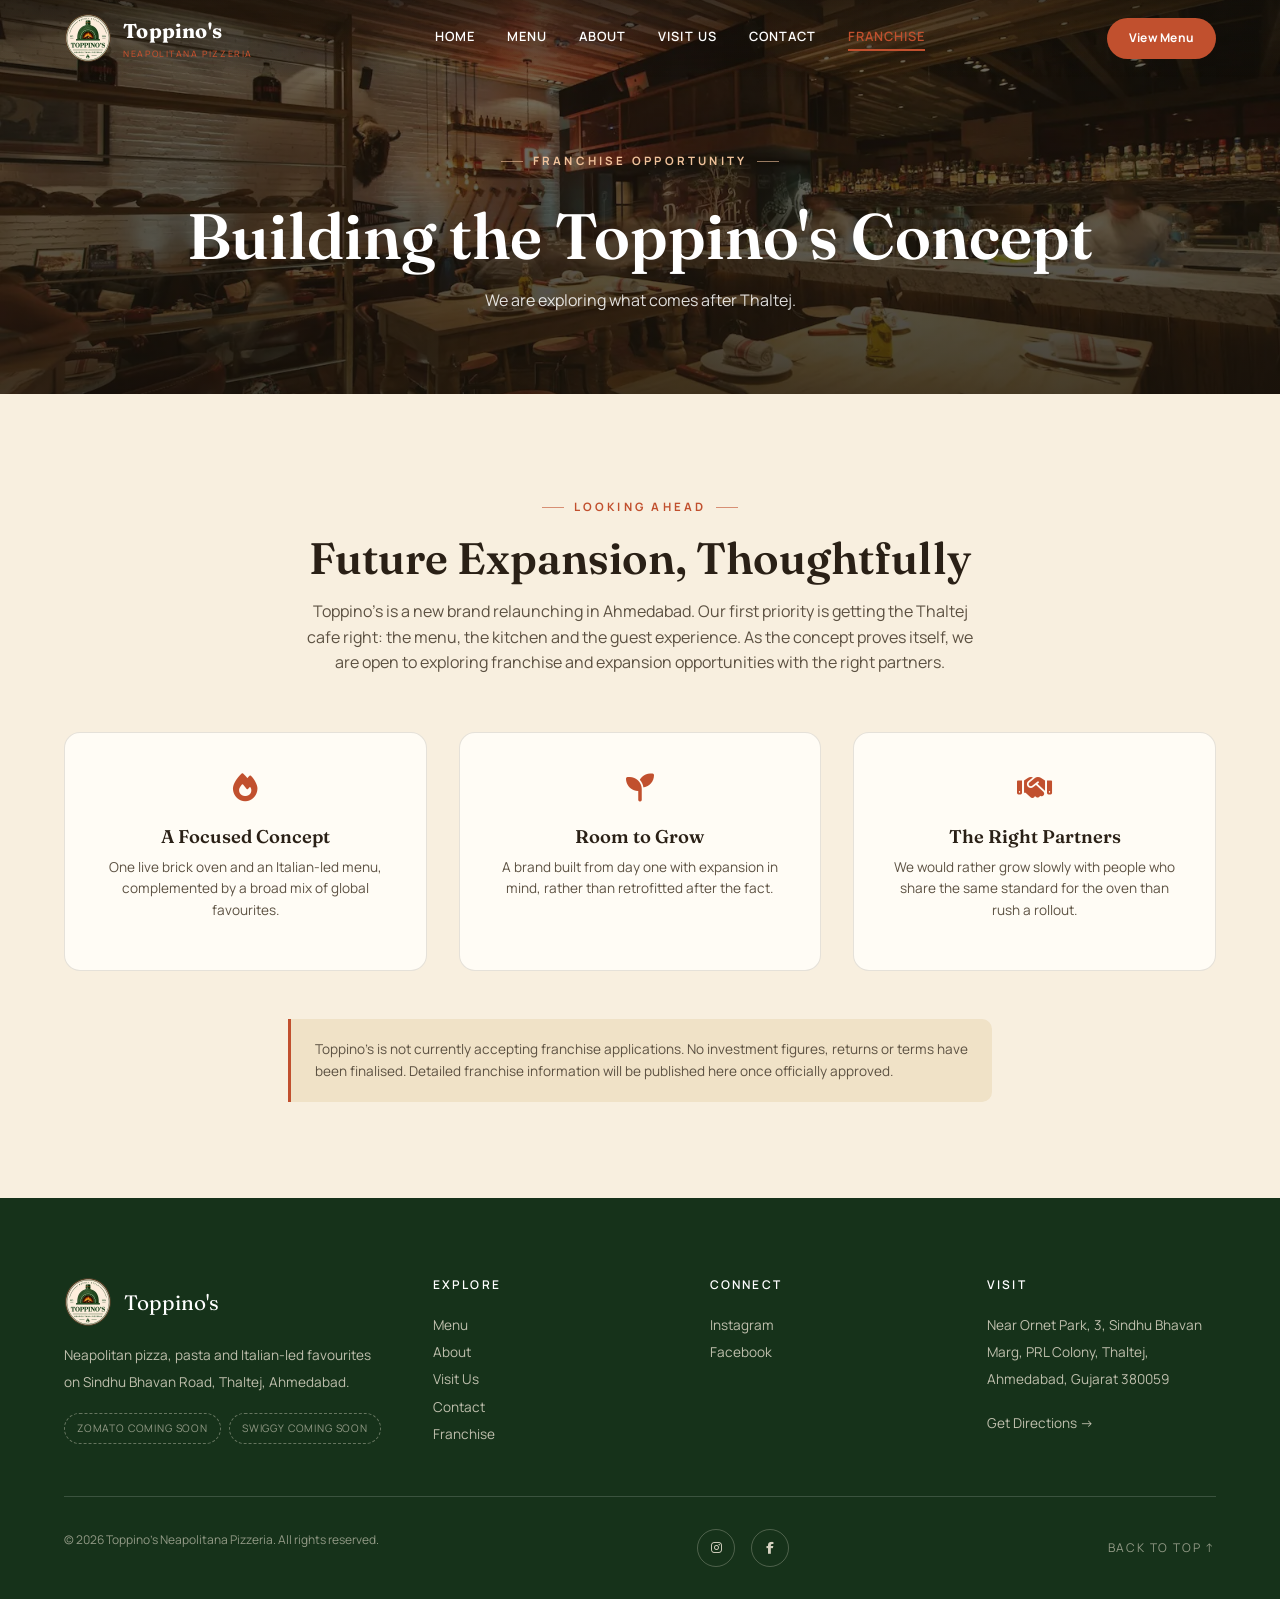
<file: franchise.html>
<!DOCTYPE html>
<html lang="en">

<head>
    <meta charset="utf-8" />
    <meta content="width=device-width, initial-scale=1.0" name="viewport" />
    <title>Toppino's Franchise Opportunity | Pizzeria Expansion Plans</title>
    <meta name="description" content="Toppino's is building its Neapolitan pizzeria concept in Ahmedabad and exploring expansion with the right partners. Register your interest." />
    <link rel="canonical" href="https://toppinospizzeria.in/franchise" />

    <meta property="og:type" content="website" />
    <meta property="og:site_name" content="Toppino's Neapolitana Pizzeria" />
    <meta property="og:title" content="Toppino's Franchise Opportunity | Pizzeria Expansion Plans" />
    <meta property="og:description" content="Toppino's is building its Neapolitan pizzeria concept in Ahmedabad and exploring expansion with the right partners. Register your interest." />
    <meta property="og:image" content="https://toppinospizzeria.in/img/cafe-interior-modern.webp" />
    <meta property="og:url" content="https://toppinospizzeria.in/franchise" />
    <meta name="twitter:card" content="summary_large_image" />

    <link rel="icon" type="image/png" sizes="32x32" href="img/favicon-32.png" />
    <link rel="icon" type="image/png" sizes="192x192" href="img/favicon-192.png" />
    <link rel="apple-touch-icon" href="img/apple-touch-icon.png" />

    <link rel="preconnect" href="https://fonts.googleapis.com" />
    <link rel="preconnect" href="https://fonts.gstatic.com" crossorigin />
    <link href="https://cdn.jsdelivr.net/npm/bootstrap@5.3.2/dist/css/bootstrap.min.css" rel="stylesheet" />
    <link href="https://fonts.googleapis.com/css2?family=Fraunces:ital,opsz,wght@0,9..144,400;0,9..144,600;0,9..144,700;1,9..144,500&family=Manrope:wght@400;500;600;700;800&display=swap" rel="stylesheet" />
    <link rel="stylesheet" href="https://cdnjs.cloudflare.com/ajax/libs/font-awesome/6.5.0/css/all.min.css" />
    <link rel="stylesheet" href="css/style.css" />
</head>

<body class="has-mobile-bar">
    <!-- Navigation -->
    <nav class="navbar">
        <div class="wrap navbar-inner">
            <a class="brand" href="./">
                <img src="img/logo.webp" class="brand-logo" alt="Toppino's Neapolitana Pizzeria logo" width="184" height="192" />
                <span class="brand-text">Toppino's<small>Neapolitana Pizzeria</small></span>
            </a>
            <div class="nav-links">
                <a href="./">Home</a>
                <a href="menu">Menu</a>
                <a href="about">About</a>
                <a href="visit-us">Visit Us</a>
                <a href="contact">Contact</a>
                <a href="franchise">Franchise</a>
            </div>
            <a href="menu" class="btn btn-terracotta btn-sm nav-cta" data-track="nav_view_menu">View Menu</a>
            <button class="btn menu-toggle" data-bs-toggle="offcanvas" data-bs-target="#offcanvasMenu" aria-label="Open menu">
                <div class="hamburger"><span></span><span></span></div>
            </button>
        </div>
    </nav>

    <!-- Offcanvas Menu -->
    <div class="offcanvas offcanvas-end" tabindex="-1" id="offcanvasMenu">
        <div class="offcanvas-header">
            <button type="button" class="btn-close btn-close-white" data-bs-dismiss="offcanvas" aria-label="Close"></button>
        </div>
        <div class="offcanvas-body">
            <ul class="nav flex-column" style="list-style:none;">
                <li><a class="nav-link" href="./">Home</a></li>
                <li><a class="nav-link" href="menu">Menu</a></li>
                <li><a class="nav-link" href="about">About</a></li>
                <li><a class="nav-link" href="visit-us">Visit Us</a></li>
                <li><a class="nav-link" href="contact">Contact</a></li>
                <li><a class="nav-link" href="franchise">Franchise</a></li>
            </ul>
            <div class="offcanvas-social">
                <a href="#" data-site-href="instagram" target="_blank" rel="noopener" aria-label="Instagram"><i class="fa-brands fa-instagram"></i></a>
                <a href="#" data-site-href="facebook" target="_blank" rel="noopener" aria-label="Facebook"><i class="fa-brands fa-facebook-f"></i></a>
                <a href="#" data-site-href="whatsapp" target="_blank" rel="noopener" aria-label="WhatsApp" hidden><i class="fa-brands fa-whatsapp"></i></a>
                <a href="#" data-site-href="tel" aria-label="Call" hidden><i class="fa-solid fa-phone"></i></a>
            </div>
        </div>
    </div>

    <!-- 1. Hero -->
    <header class="page-banner" style="background-image:url('img/cafe-interior-modern.webp');">
        <div class="wrap page-banner-inner">
            <span class="eyebrow">Franchise Opportunity</span>
            <h1>Building the Toppino's Concept</h1>
            <p>We are exploring what comes after Thaltej.</p>
        </div>
    </header>

    <section class="section">
        <!-- 2. Expansion -->
        <div class="wrap" style="max-width:46rem; text-align:center;">
            <span class="eyebrow">Looking Ahead</span>
            <h2 class="section-title">Future Expansion, Thoughtfully</h2>
            <p class="section-lede">Toppino's is a new brand relaunching in Ahmedabad. Our first priority is getting the Thaltej cafe right: the menu, the kitchen and the guest experience. As the concept proves itself, we are open to exploring franchise and expansion opportunities with the right partners.</p>
        </div>

        <div class="wrap" style="margin-top:3.5rem;">
            <!-- 3. Cards -->
            <div class="value-grid">
                <div class="value-card fade-in">
                    <div class="icon"><i class="fa-solid fa-fire"></i></div>
                    <h3>A Focused Concept</h3>
                    <p>One live brick oven and an Italian-led menu, complemented by a broad mix of global favourites.</p>
                </div>
                <div class="value-card fade-in">
                    <div class="icon"><i class="fa-solid fa-seedling"></i></div>
                    <h3>Room to Grow</h3>
                    <p>A brand built from day one with expansion in mind, rather than retrofitted after the fact.</p>
                </div>
                <div class="value-card fade-in">
                    <div class="icon"><i class="fa-solid fa-handshake"></i></div>
                    <h3>The Right Partners</h3>
                    <p>We would rather grow slowly with people who share the same standard for the oven than rush a rollout.</p>
                </div>
            </div>

            <!-- 4. Notice -->
            <div class="disclaimer-box">
                Toppino's is not currently accepting franchise applications. No investment figures, returns or terms have been finalised. Detailed franchise information will be published here once officially approved.
            </div>

            <!-- activates once an email or WhatsApp number is provided in js/site-data.js -->
            <div style="text-align:center; margin-top:2.5rem;" data-site-show="enquiry" hidden>
                <a href="#" class="btn btn-terracotta" data-site-href="franchise" data-track="franchise_enquiry" hidden>Register Your Interest</a>
            </div>
        </div>
    </section>

    <!-- Footer -->
    <footer class="site-footer">
        <div class="wrap">
            <div class="footer-grid">
                <div class="footer-col">
                    <div class="footer-brand">
                        <img src="img/logo.webp" alt="Toppino's Neapolitana Pizzeria logo" width="184" height="192" loading="lazy" />
                        <span>Toppino's</span>
                    </div>
                    <p>Neapolitan pizza, pasta and Italian-led favourites on Sindhu Bhavan Road, Thaltej, Ahmedabad.</p>
                    <div class="footer-order-pills">
                        <span class="footer-order-pill">Zomato Coming Soon</span>
                        <span class="footer-order-pill">Swiggy Coming Soon</span>
                    </div>
                </div>
                <div class="footer-col">
                    <h5>Explore</h5>
                    <a href="menu">Menu</a>
                    <a href="about">About</a>
                    <a href="visit-us">Visit Us</a>
                    <a href="contact">Contact</a>
                    <a href="franchise">Franchise</a>
                </div>
                <div class="footer-col">
                    <h5>Connect</h5>
                    <a href="#" data-site-href="instagram" target="_blank" rel="noopener" data-track="footer_instagram">Instagram</a>
                    <a href="#" data-site-href="facebook" target="_blank" rel="noopener" data-track="footer_facebook">Facebook</a>
                    <a href="#" data-site-href="tel" data-site-text="phoneDisplay" data-track="footer_call" hidden></a>
                    <a href="#" data-site-href="whatsapp" target="_blank" rel="noopener" data-track="footer_whatsapp" hidden>WhatsApp Us</a>
                    <a href="#" data-site-href="email" data-site-text="email" data-track="footer_email" hidden></a>
                </div>
                <div class="footer-col">
                    <h5>Visit</h5>
                    <p data-site-text="address.full">Near Ornet Park, 3, Sindhu Bhavan Marg, PRL Colony, Thaltej, Ahmedabad, Gujarat 380059</p>
                    <a href="#" data-site-href="directions" target="_blank" rel="noopener" data-track="footer_directions">Get Directions →</a>
                </div>
            </div>
            <div class="footer-bottom">
                <p>&copy; <span data-site-year></span> Toppino's Neapolitana Pizzeria. All rights reserved.</p>
                <div class="footer-social">
                    <a href="#" data-site-href="instagram" target="_blank" rel="noopener" aria-label="Instagram"><i class="fa-brands fa-instagram"></i></a>
                    <a href="#" data-site-href="facebook" target="_blank" rel="noopener" aria-label="Facebook"><i class="fa-brands fa-facebook-f"></i></a>
                    <a href="#" data-site-href="googleReview" target="_blank" rel="noopener" aria-label="Google Reviews" hidden><i class="fa-brands fa-google"></i></a>
                    <a href="#" data-site-href="whatsapp" target="_blank" rel="noopener" aria-label="WhatsApp" hidden><i class="fa-brands fa-whatsapp"></i></a>
                </div>
                <button id="scrollTop">Back to top ↑</button>
            </div>
        </div>
    </footer>

    <!-- Sticky mobile action bar -->
    <div class="mobile-action-bar">
        <a href="#" data-site-href="directions" target="_blank" rel="noopener" data-track="mobilebar_directions"><i class="fa-solid fa-location-dot"></i>Get Directions</a>
        <a href="menu" data-track="mobilebar_menu"><i class="fa-solid fa-utensils"></i>View Menu</a>
        <a href="#" data-site-href="tel" data-track="mobilebar_call" hidden><i class="fa-solid fa-phone"></i>Call</a>
        <a href="#" data-site-href="whatsapp" target="_blank" rel="noopener" data-track="mobilebar_whatsapp" hidden><i class="fa-brands fa-whatsapp"></i>WhatsApp</a>
    </div>

    <script src="https://cdn.jsdelivr.net/npm/bootstrap@5.3.2/dist/js/bootstrap.bundle.min.js"></script>
    <script src="js/site-data.js"></script>
    <script src="js/main.js"></script>
</body>

</html>
</file>
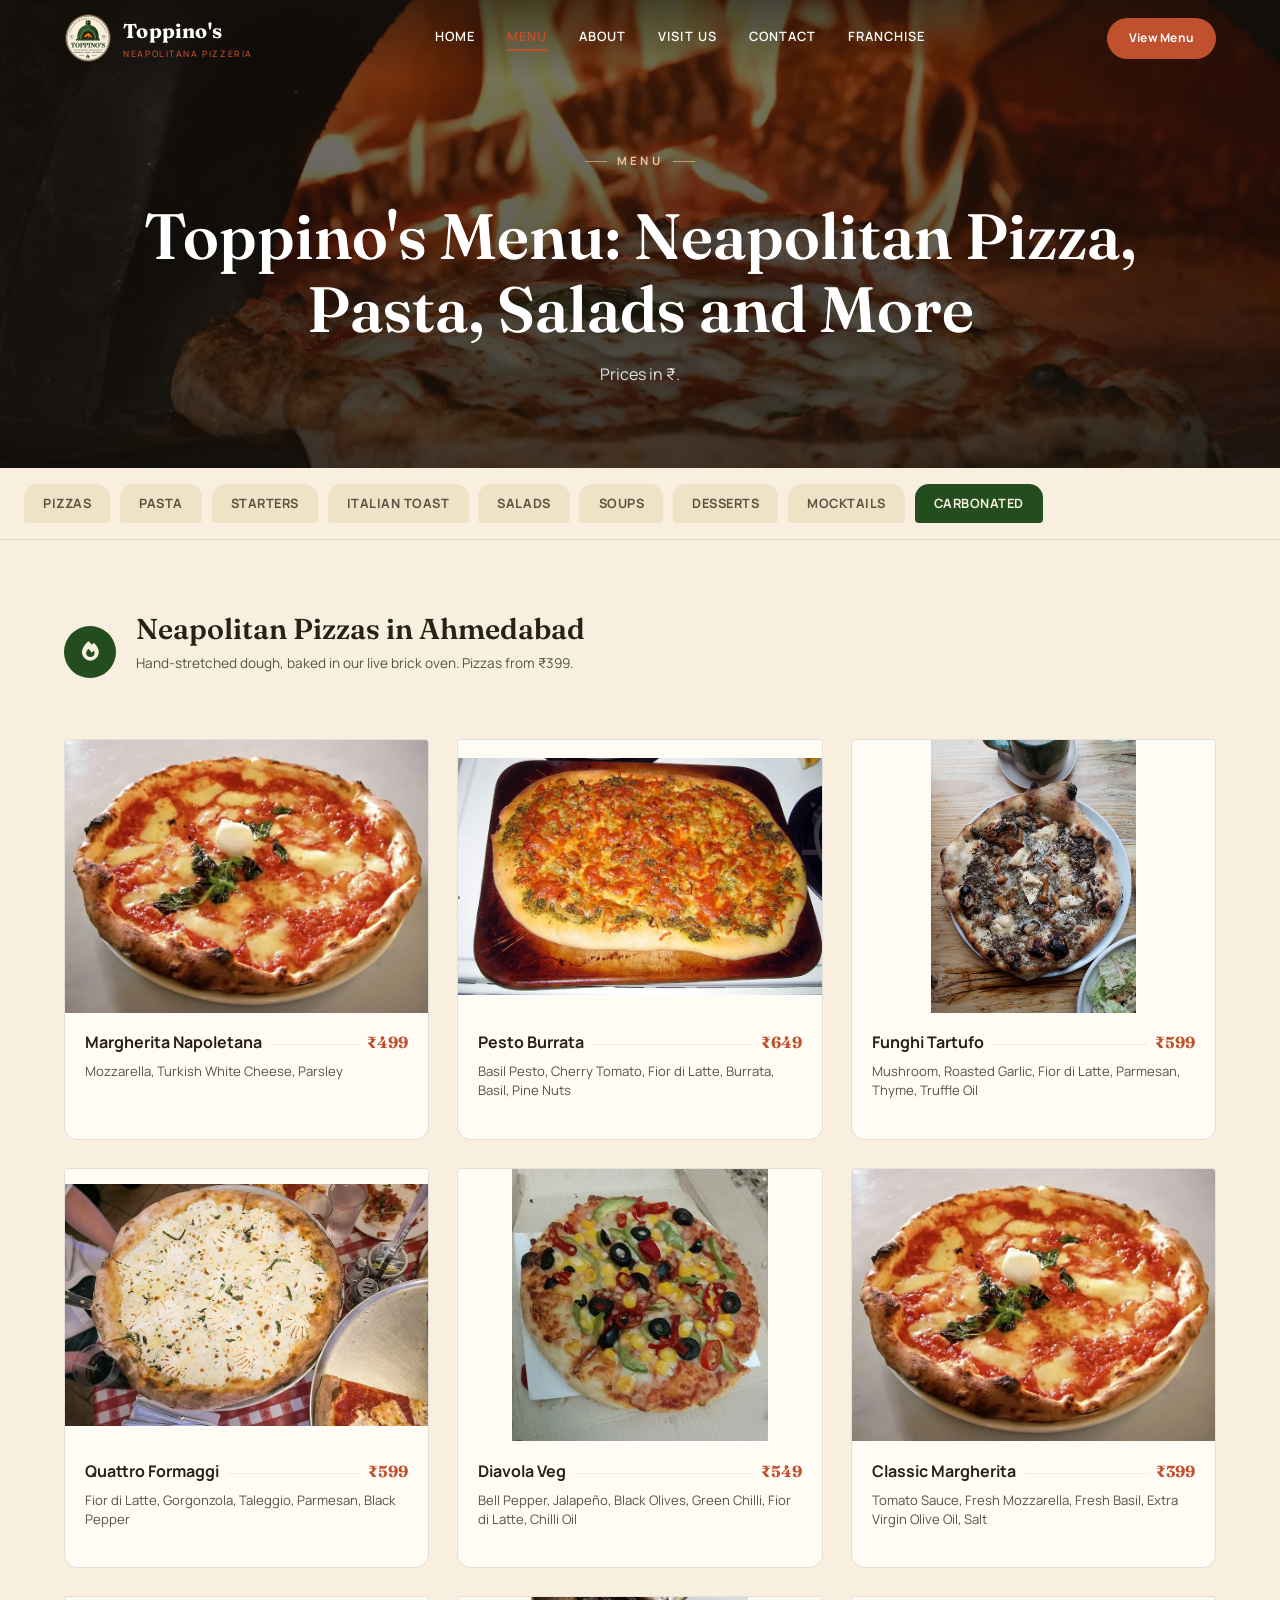
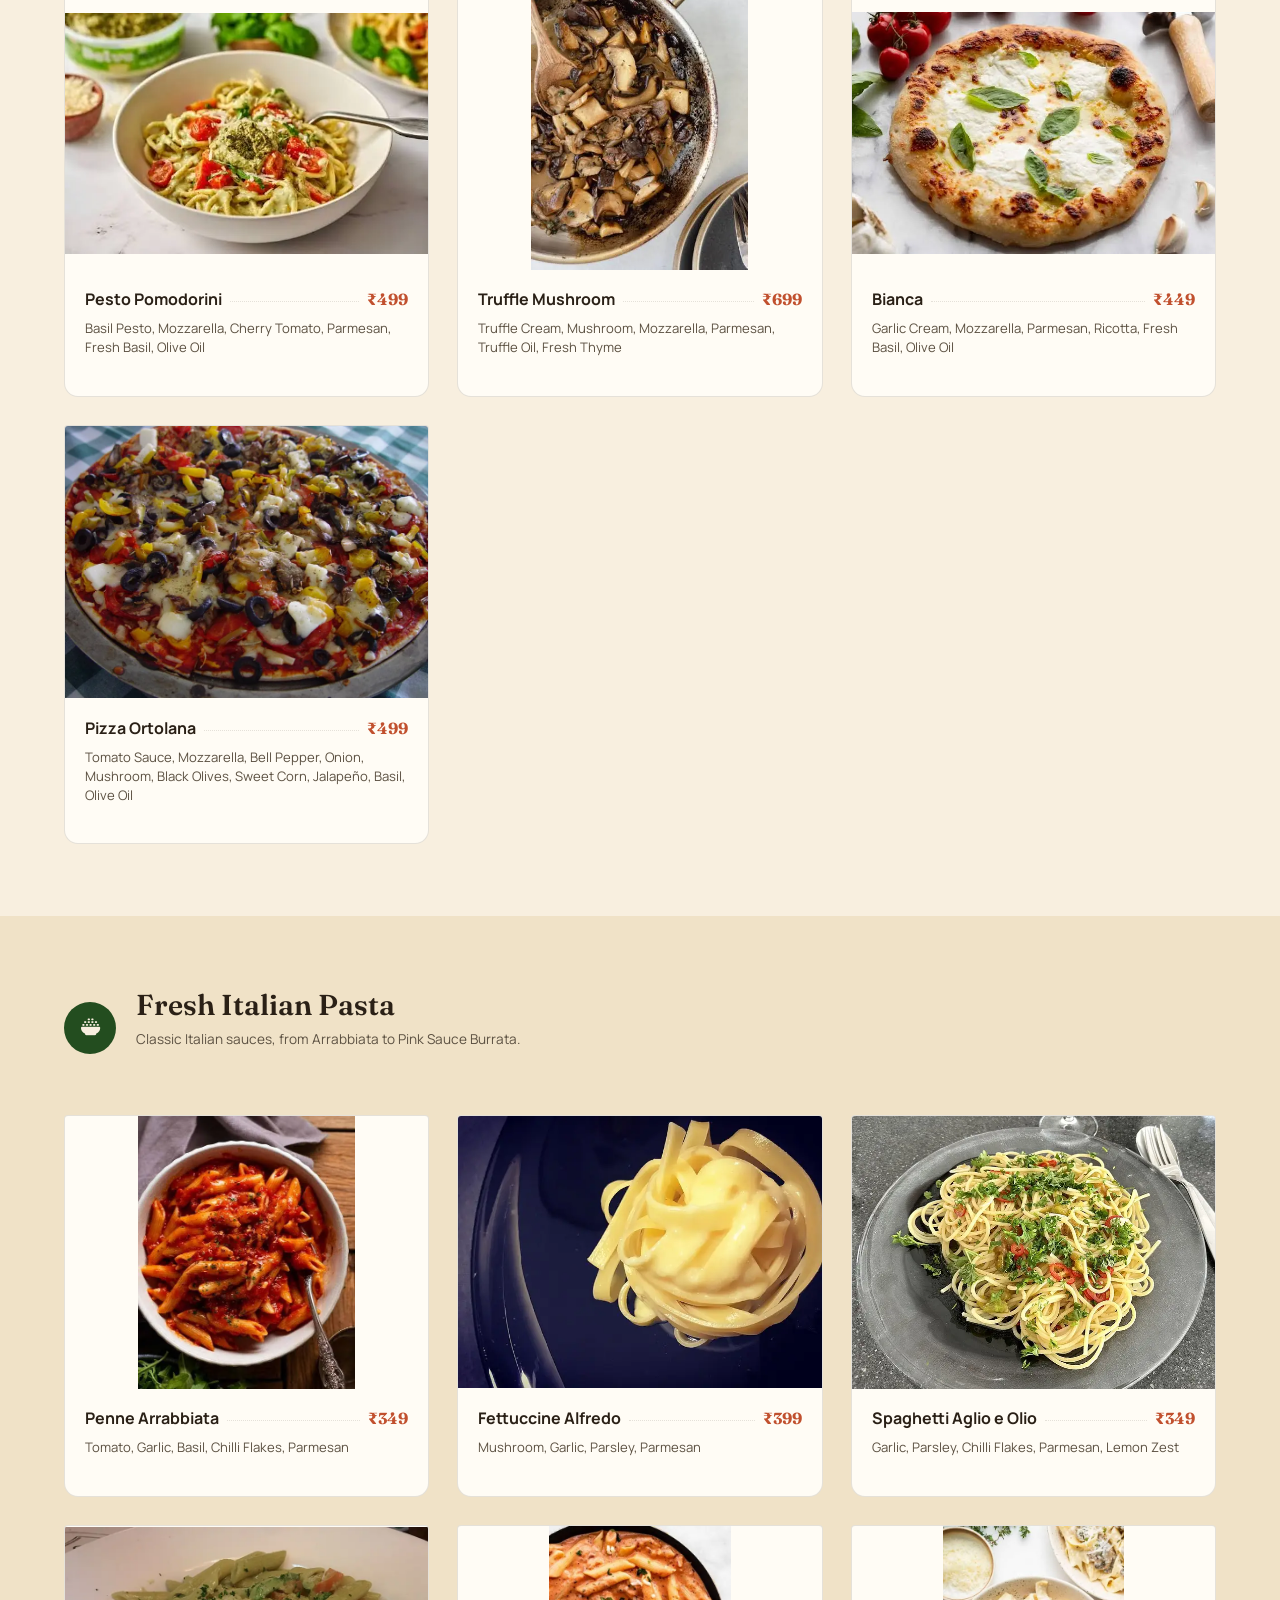
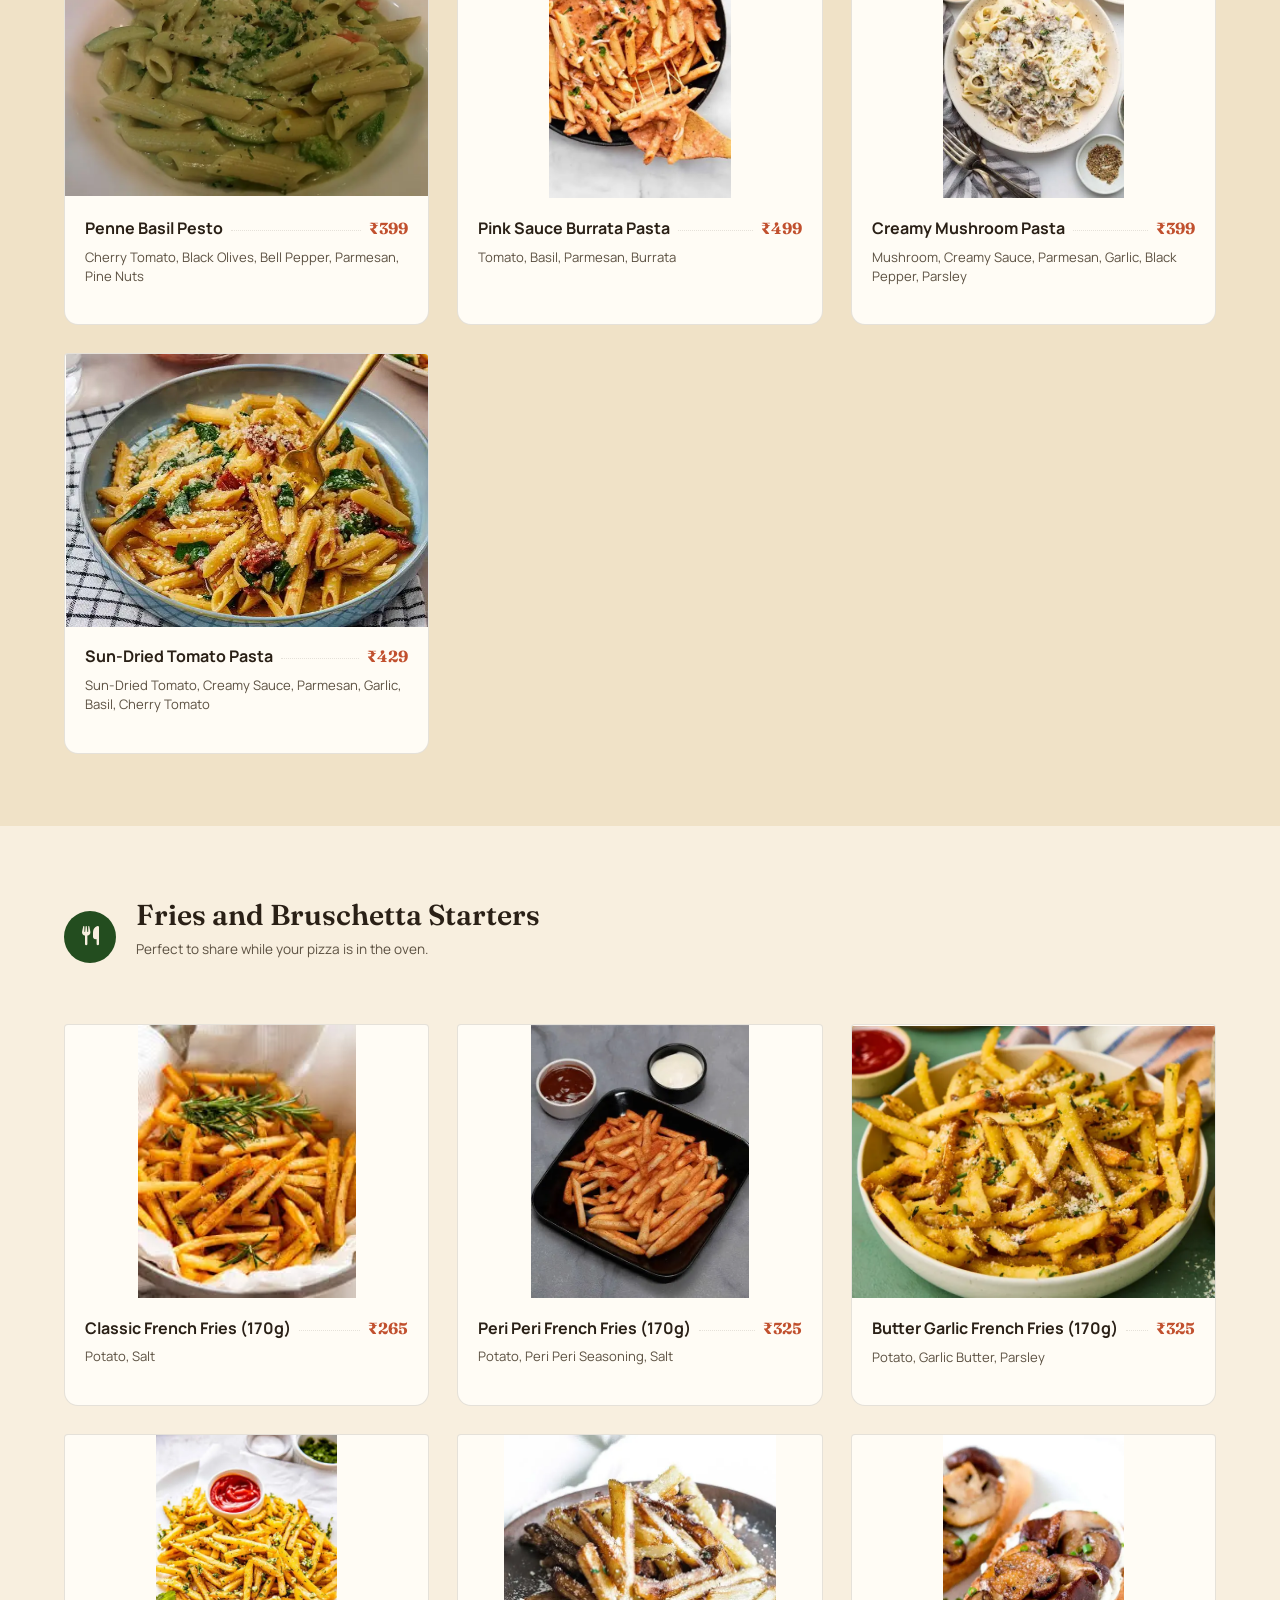
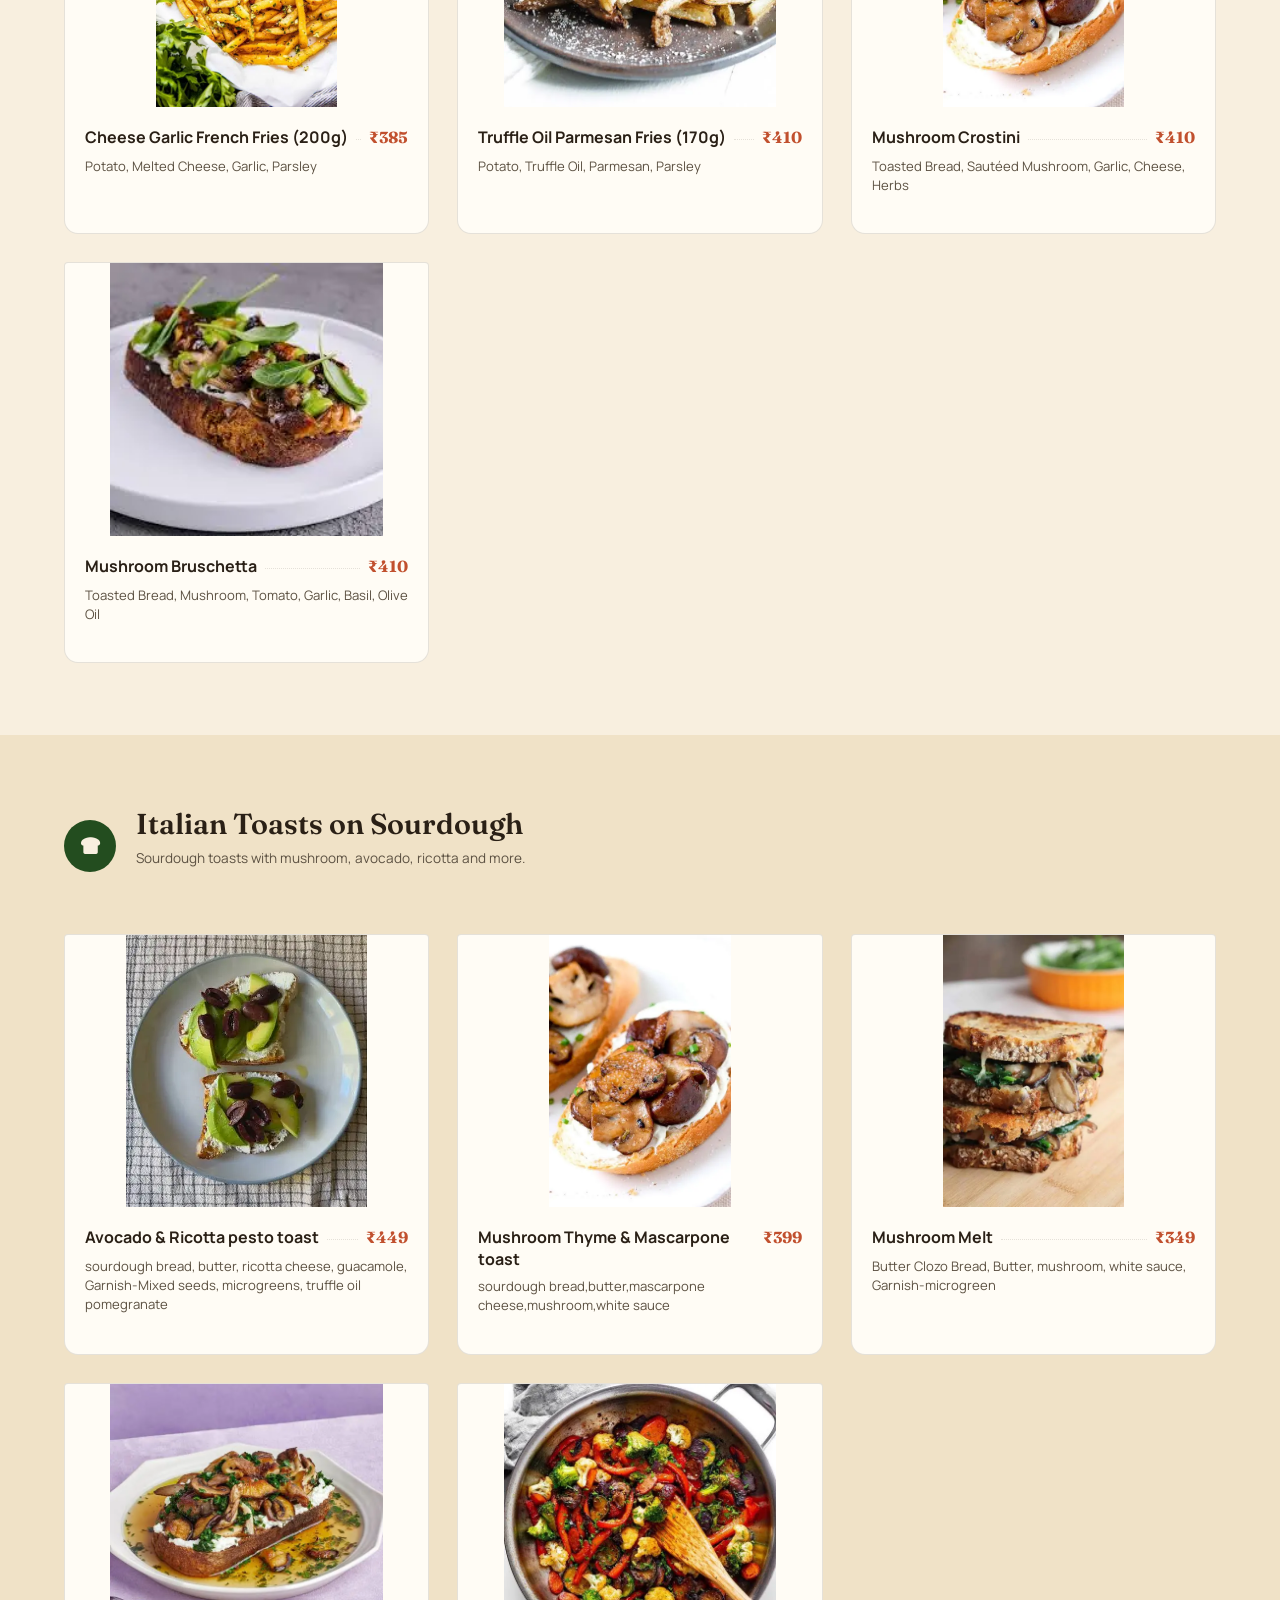
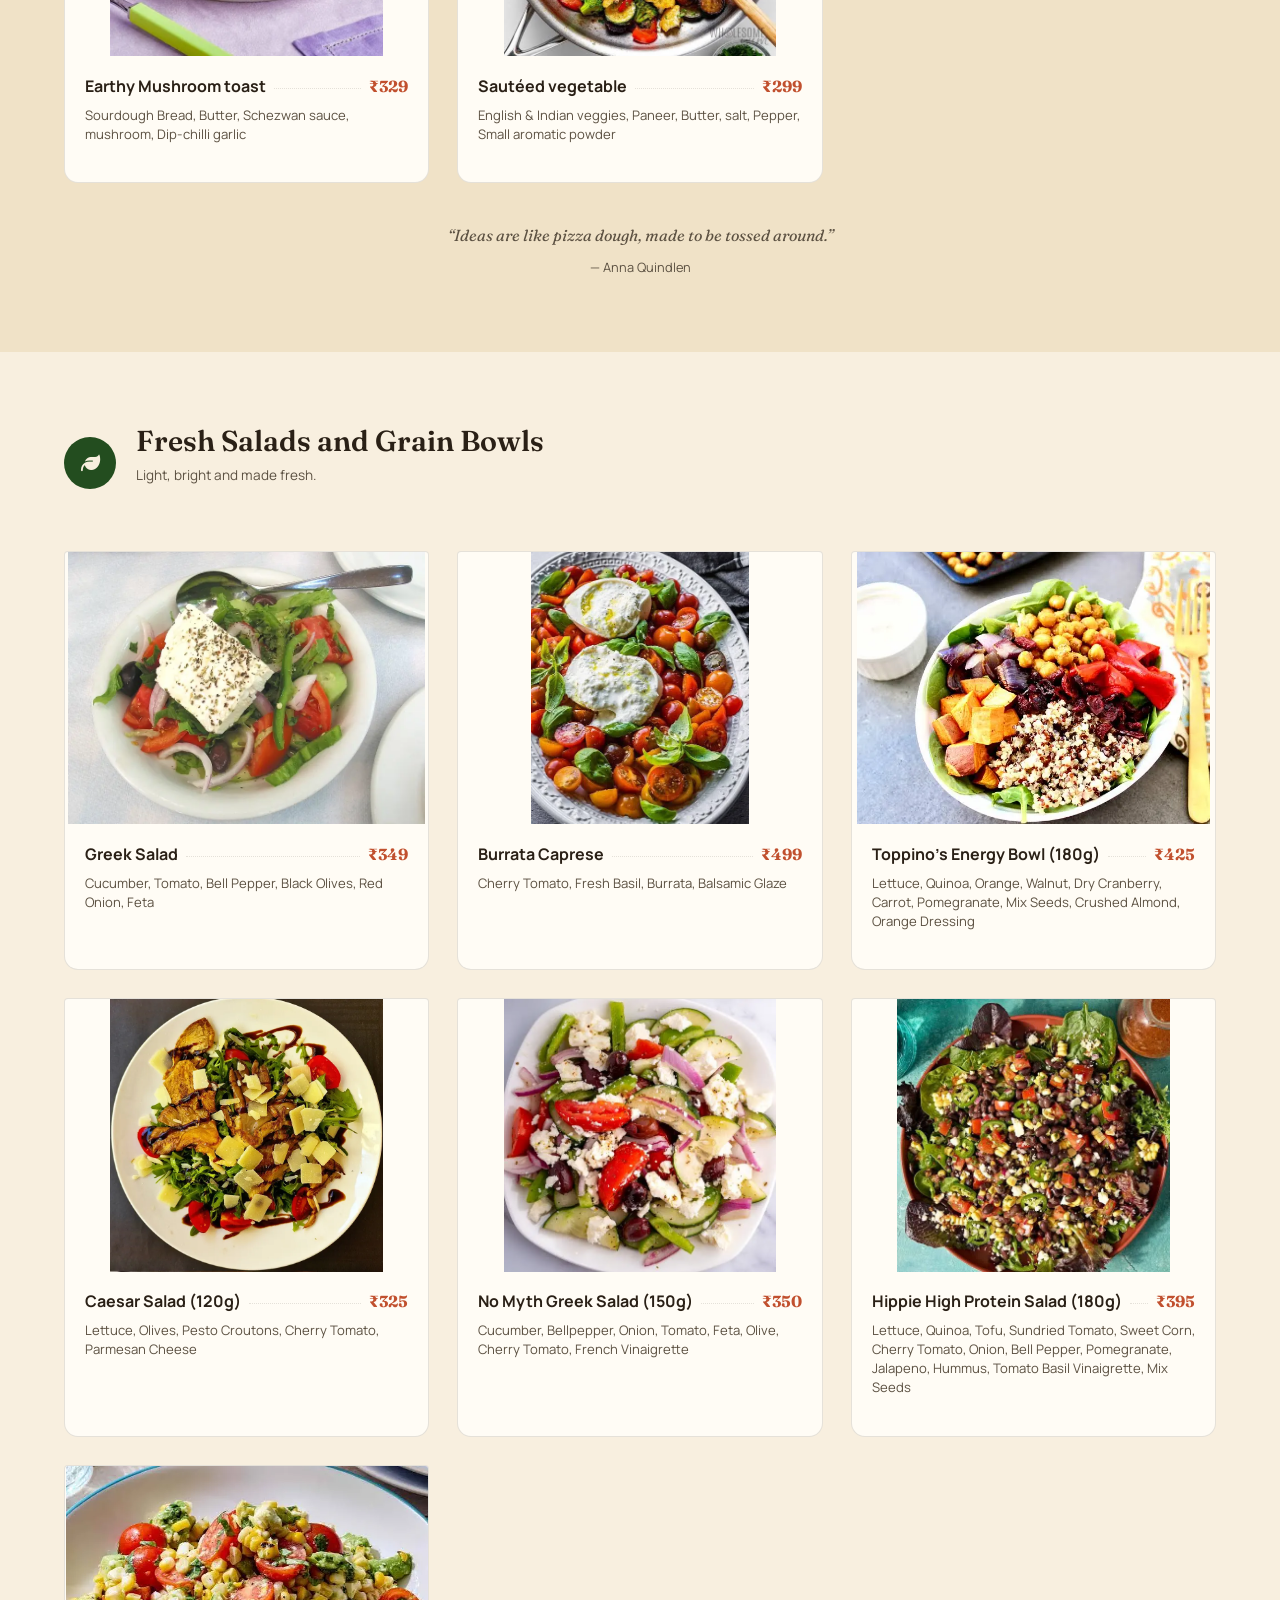
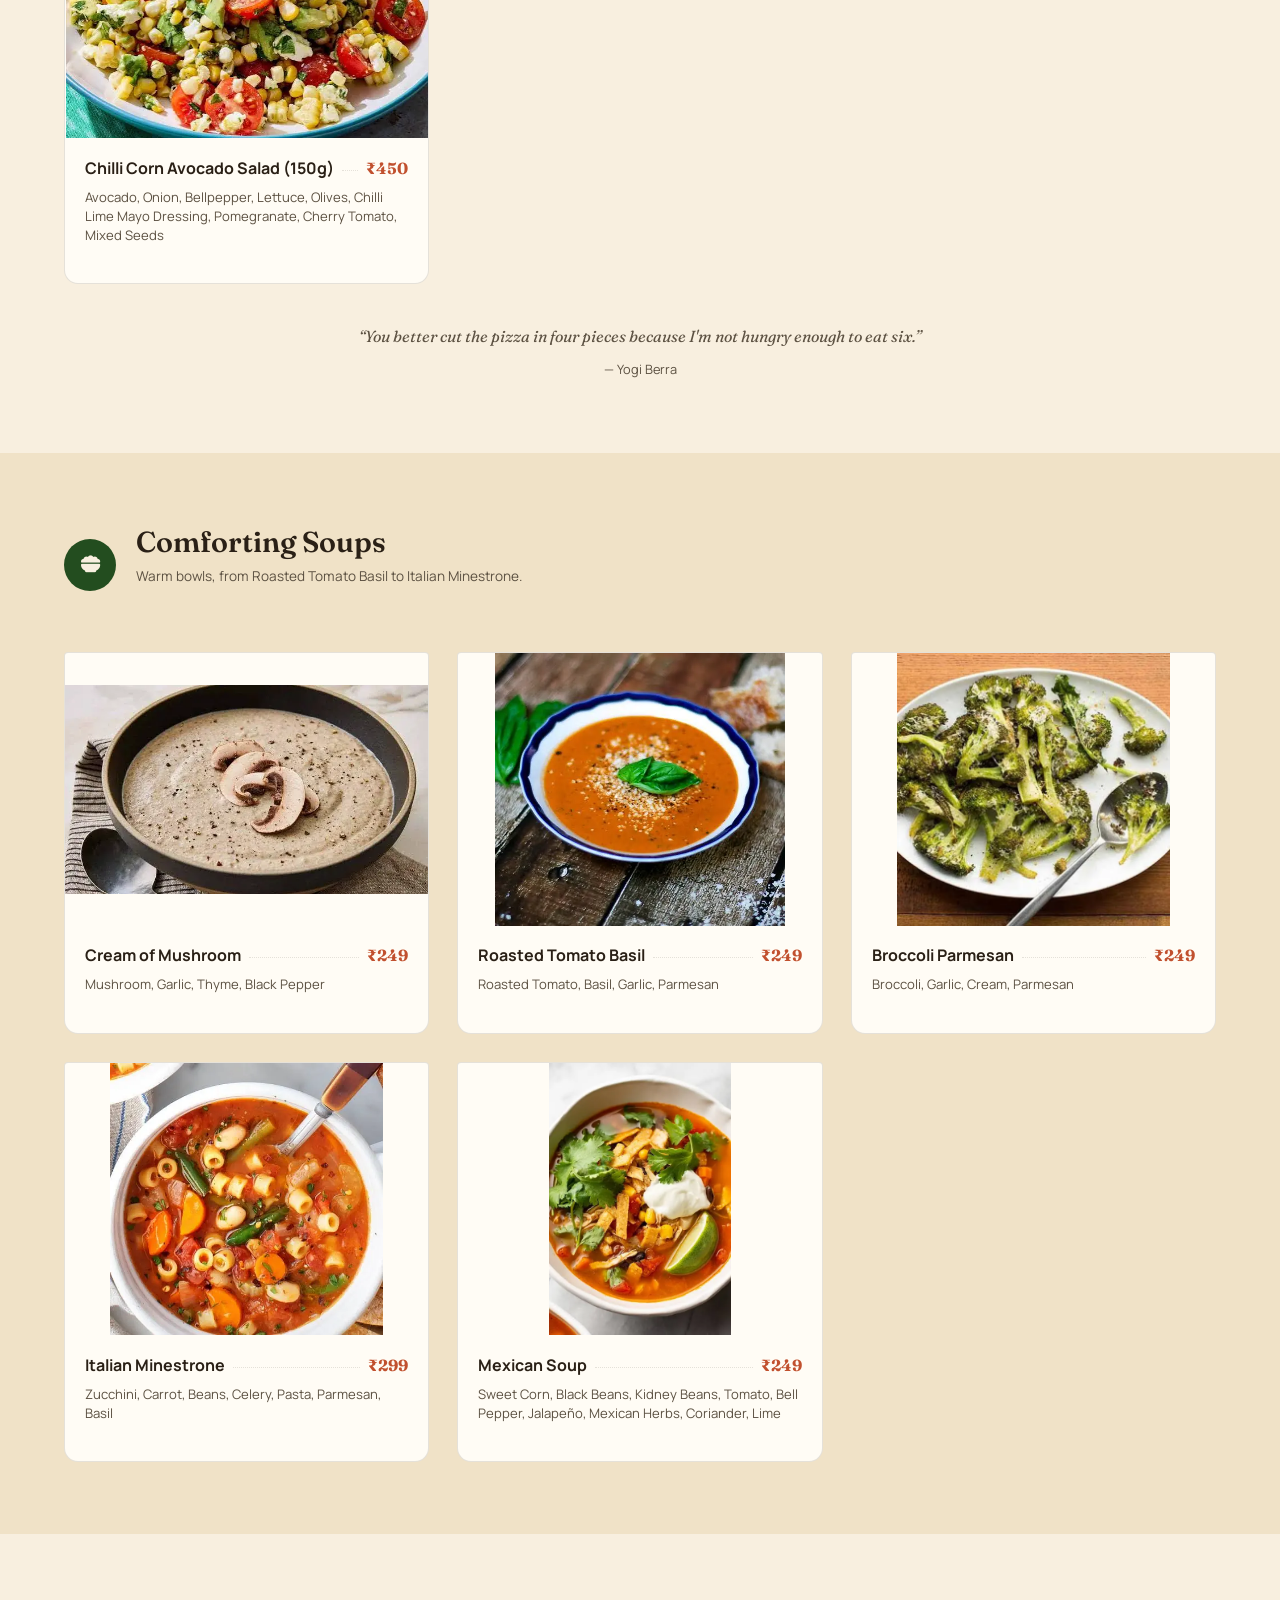
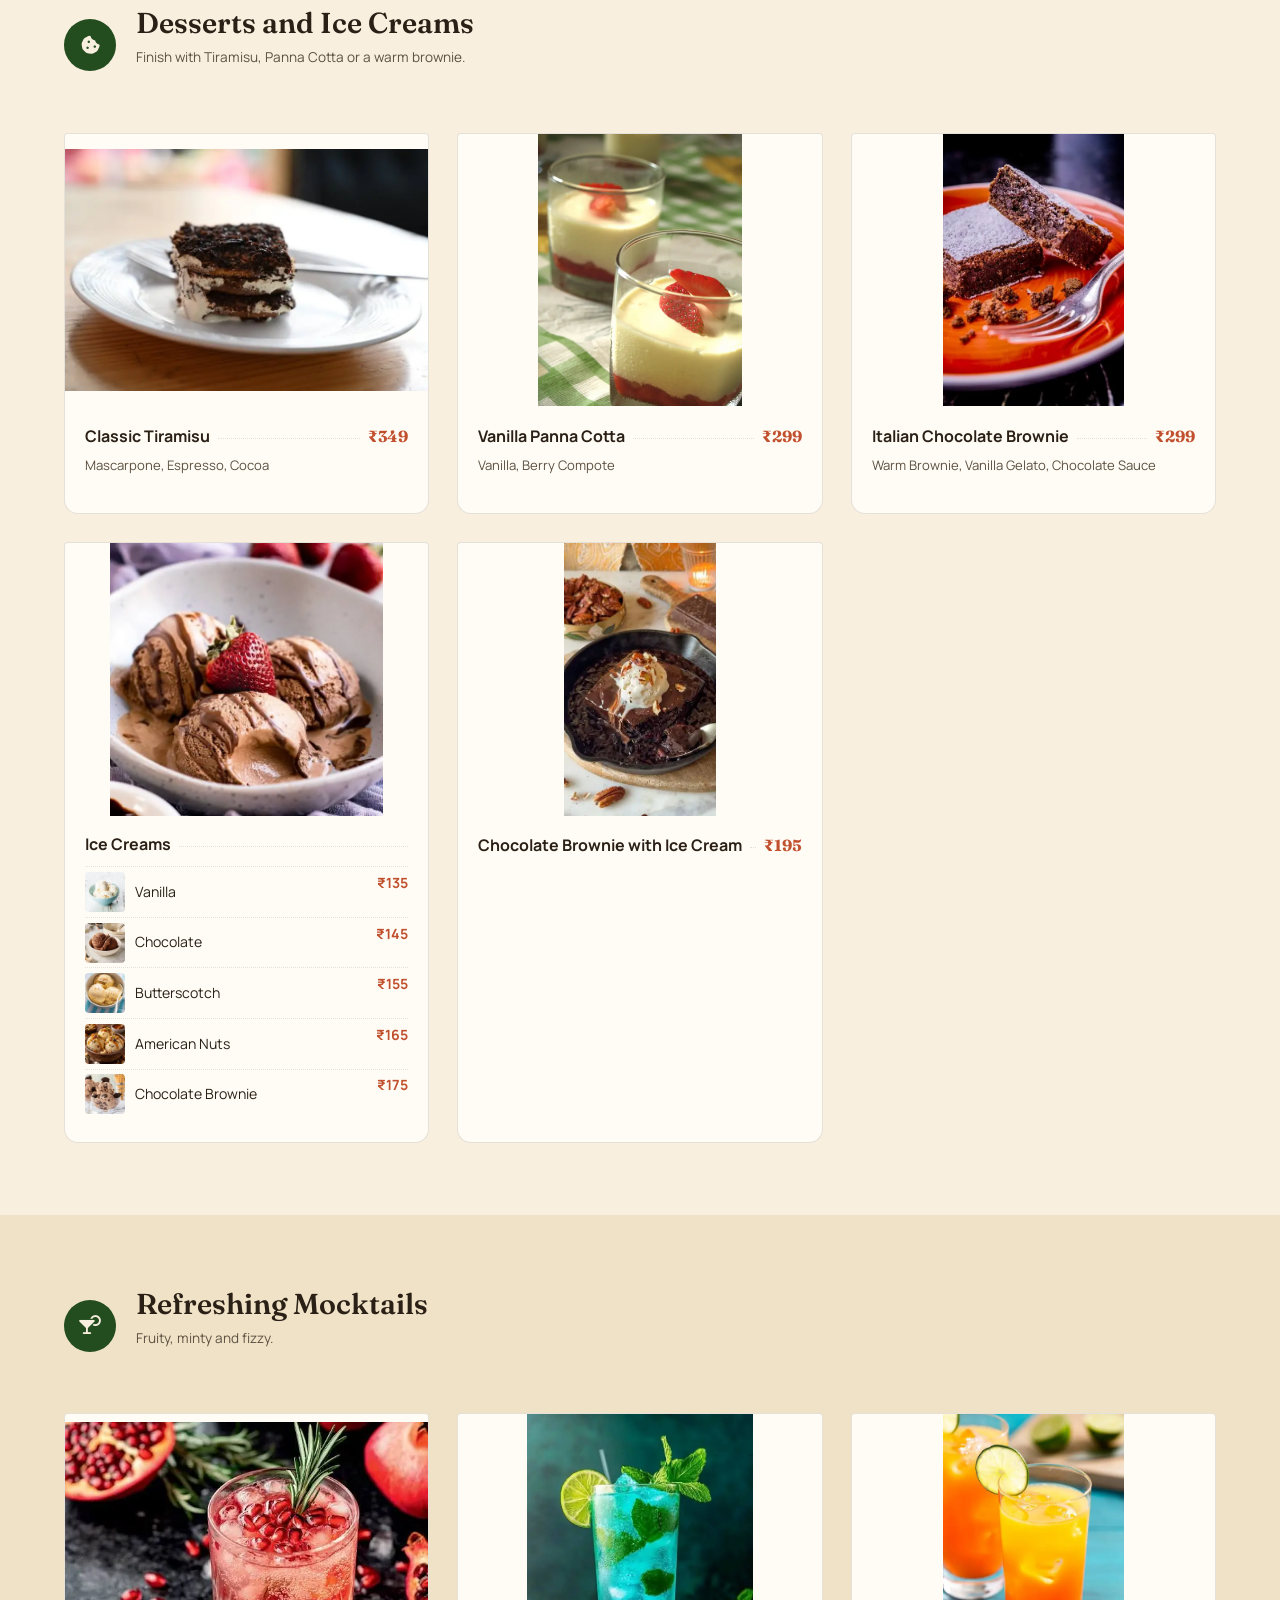
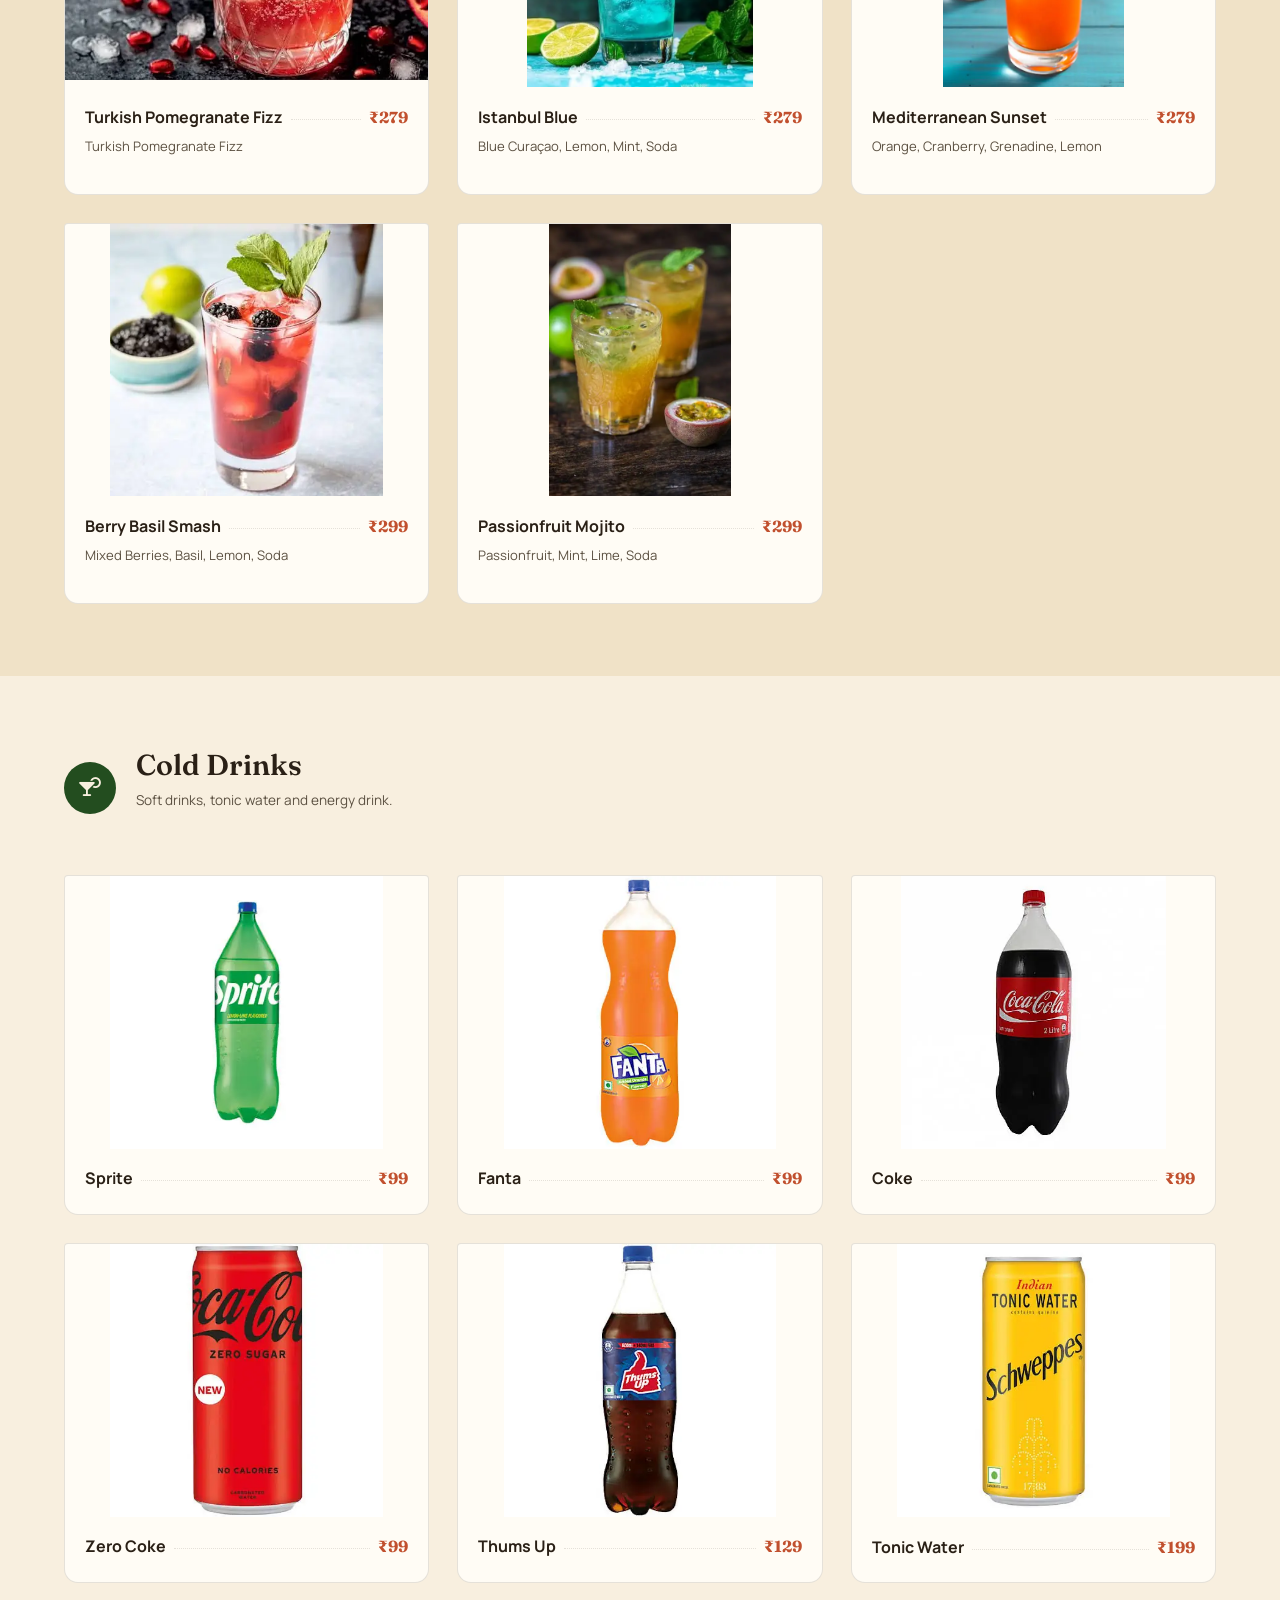
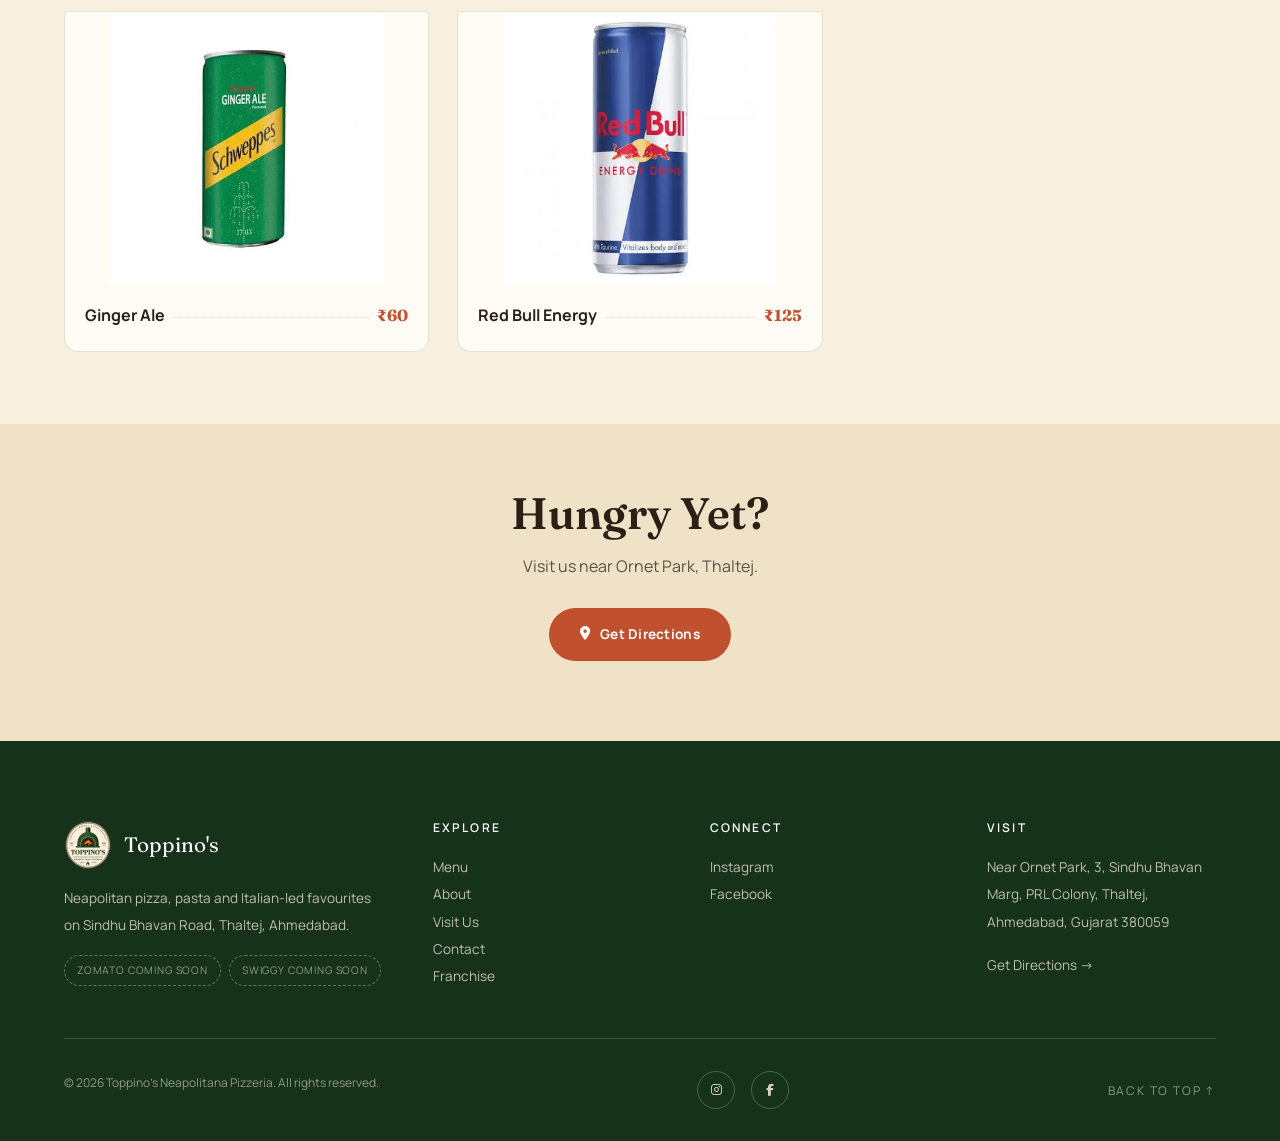
<file: menu.html>
<!DOCTYPE html>
<html lang="en">

<head>
    <meta charset="utf-8" />
    <meta content="width=device-width, initial-scale=1.0" name="viewport" />
    <title>Menu: Pizza, Pasta, Salads, Desserts | Toppino's Ahmedabad</title>
    <meta name="description" content="Explore Toppino's menu on Sindhu Bhavan Road: Neapolitan pizzas from ₹399, pasta, salads, desserts, mocktails and cold coffee." />
    <link rel="canonical" href="https://toppinospizzeria.in/menu" />

    <meta property="og:type" content="website" />
    <meta property="og:site_name" content="Toppino's Neapolitana Pizzeria" />
    <meta property="og:title" content="Menu: Pizza, Pasta, Salads, Desserts | Toppino's Ahmedabad" />
    <meta property="og:description" content="Explore Toppino's menu on Sindhu Bhavan Road: Neapolitan pizzas from ₹399, pasta, salads, desserts, mocktails and cold coffee." />
    <meta property="og:image" content="https://toppinospizzeria.in/img/oven-char-crust.webp" />
    <meta property="og:url" content="https://toppinospizzeria.in/menu" />
    <meta name="twitter:card" content="summary_large_image" />

    <link rel="icon" type="image/png" sizes="32x32" href="img/favicon-32.png" />
    <link rel="icon" type="image/png" sizes="192x192" href="img/favicon-192.png" />
    <link rel="apple-touch-icon" href="img/apple-touch-icon.png" />

    <link rel="preconnect" href="https://fonts.googleapis.com" />
    <link rel="preconnect" href="https://fonts.gstatic.com" crossorigin />
    <link href="https://cdn.jsdelivr.net/npm/bootstrap@5.3.2/dist/css/bootstrap.min.css" rel="stylesheet" />
    <link href="https://fonts.googleapis.com/css2?family=Fraunces:ital,opsz,wght@0,9..144,400;0,9..144,600;0,9..144,700;1,9..144,500&family=Manrope:wght@400;500;600;700;800&display=swap" rel="stylesheet" />
    <link rel="stylesheet" href="https://cdnjs.cloudflare.com/ajax/libs/font-awesome/6.5.0/css/all.min.css" />
    <link rel="stylesheet" href="css/style.css" />
    <!-- Menu structured data is generated from js/site-data.js by injectMenuSchema() in js/main.js -->
</head>

<body class="has-mobile-bar">
    <!-- Navigation -->
    <nav class="navbar">
        <div class="wrap navbar-inner">
            <a class="brand" href="./">
                <img src="img/logo.webp" class="brand-logo" alt="Toppino's Neapolitana Pizzeria logo" width="184" height="192" />
                <span class="brand-text">Toppino's<small>Neapolitana Pizzeria</small></span>
            </a>
            <div class="nav-links">
                <a href="./">Home</a>
                <a href="menu">Menu</a>
                <a href="about">About</a>
                <a href="visit-us">Visit Us</a>
                <a href="contact">Contact</a>
                <a href="franchise">Franchise</a>
            </div>
            <a href="menu" class="btn btn-terracotta btn-sm nav-cta" data-track="nav_view_menu">View Menu</a>
            <button class="btn menu-toggle" data-bs-toggle="offcanvas" data-bs-target="#offcanvasMenu" aria-label="Open menu">
                <div class="hamburger"><span></span><span></span></div>
            </button>
        </div>
    </nav>

    <!-- Offcanvas Menu -->
    <div class="offcanvas offcanvas-end" tabindex="-1" id="offcanvasMenu">
        <div class="offcanvas-header">
            <button type="button" class="btn-close btn-close-white" data-bs-dismiss="offcanvas" aria-label="Close"></button>
        </div>
        <div class="offcanvas-body">
            <ul class="nav flex-column" style="list-style:none;">
                <li><a class="nav-link" href="./">Home</a></li>
                <li><a class="nav-link" href="menu">Menu</a></li>
                <li><a class="nav-link" href="about">About</a></li>
                <li><a class="nav-link" href="visit-us">Visit Us</a></li>
                <li><a class="nav-link" href="contact">Contact</a></li>
                <li><a class="nav-link" href="franchise">Franchise</a></li>
            </ul>
            <div class="offcanvas-social">
                <a href="#" data-site-href="instagram" target="_blank" rel="noopener" aria-label="Instagram"><i class="fa-brands fa-instagram"></i></a>
                <a href="#" data-site-href="facebook" target="_blank" rel="noopener" aria-label="Facebook"><i class="fa-brands fa-facebook-f"></i></a>
                <a href="#" data-site-href="whatsapp" target="_blank" rel="noopener" aria-label="WhatsApp" hidden><i class="fa-brands fa-whatsapp"></i></a>
                <a href="#" data-site-href="tel" aria-label="Call" hidden><i class="fa-solid fa-phone"></i></a>
            </div>
        </div>
    </div>

    <!-- Banner -->
    <header class="page-banner" style="background-image:url('img/oven-char-crust.webp');">
        <div class="wrap page-banner-inner">
            <span class="eyebrow">Menu</span>
            <h1>Toppino's Menu: Neapolitan Pizza, Pasta, Salads and More</h1>
            <p>Prices in ₹.</p>
        </div>
    </header>

    <!-- Sticky category tabs -->
    <div class="menu-tabs">
        <div class="menu-tabs-inner" id="menuTabs"></div>
    </div>

    <!-- <div class="wrap">
        <div class="menu-note"><i class="fa-solid fa-circle-info"></i>Menu photos are illustrative and may not match Toppino's actual preparation or plating. Photo sources and licenses are listed in <a href="credits.html">Photo Credits</a> where available.</div>
    </div> -->

    <!-- Categories render here via JS from js/site-data.js -->
    <div id="menuCategories"></div>

    <!-- Bottom CTA -->
    <section class="section alt" style="padding-top:4rem; padding-bottom:5rem;">
        <div class="wrap" style="text-align:center;">
            <h2 class="section-title">Hungry Yet?</h2>
            <p class="section-lede" style="margin-bottom:1.75rem;">Visit us near Ornet Park, Thaltej.</p>
            <div class="hero-ctas">
                <a href="#" class="btn btn-terracotta" data-site-href="directions" target="_blank" rel="noopener" data-track="menu_directions">
                    <i class="fa-solid fa-location-dot"></i> Get Directions
                </a>
            </div>
        </div>
    </section>

    <!-- Footer -->
    <footer class="site-footer">
        <div class="wrap">
            <div class="footer-grid">
                <div class="footer-col">
                    <div class="footer-brand">
                        <img src="img/logo.webp" alt="Toppino's Neapolitana Pizzeria logo" width="184" height="192" loading="lazy" />
                        <span>Toppino's</span>
                    </div>
                    <p>Neapolitan pizza, pasta and Italian-led favourites on Sindhu Bhavan Road, Thaltej, Ahmedabad.</p>
                    <div class="footer-order-pills">
                        <span class="footer-order-pill">Zomato Coming Soon</span>
                        <span class="footer-order-pill">Swiggy Coming Soon</span>
                    </div>
                </div>
                <div class="footer-col">
                    <h5>Explore</h5>
                    <a href="menu">Menu</a>
                    <a href="about">About</a>
                    <a href="visit-us">Visit Us</a>
                    <a href="contact">Contact</a>
                    <a href="franchise">Franchise</a>
                </div>
                <div class="footer-col">
                    <h5>Connect</h5>
                    <a href="#" data-site-href="instagram" target="_blank" rel="noopener" data-track="footer_instagram">Instagram</a>
                    <a href="#" data-site-href="facebook" target="_blank" rel="noopener" data-track="footer_facebook">Facebook</a>
                    <a href="#" data-site-href="tel" data-site-text="phoneDisplay" data-track="footer_call" hidden></a>
                    <a href="#" data-site-href="whatsapp" target="_blank" rel="noopener" data-track="footer_whatsapp" hidden>WhatsApp Us</a>
                    <a href="#" data-site-href="email" data-site-text="email" data-track="footer_email" hidden></a>
                </div>
                <div class="footer-col">
                    <h5>Visit</h5>
                    <p data-site-text="address.full">Near Ornet Park, 3, Sindhu Bhavan Marg, PRL Colony, Thaltej, Ahmedabad, Gujarat 380059</p>
                    <a href="#" data-site-href="directions" target="_blank" rel="noopener" data-track="footer_directions">Get Directions →</a>
                </div>
            </div>
            <div class="footer-bottom">
                <p>&copy; <span data-site-year></span> Toppino's Neapolitana Pizzeria. All rights reserved.</p>
                <div class="footer-social">
                    <a href="#" data-site-href="instagram" target="_blank" rel="noopener" aria-label="Instagram"><i class="fa-brands fa-instagram"></i></a>
                    <a href="#" data-site-href="facebook" target="_blank" rel="noopener" aria-label="Facebook"><i class="fa-brands fa-facebook-f"></i></a>
                    <a href="#" data-site-href="googleReview" target="_blank" rel="noopener" aria-label="Google Reviews" hidden><i class="fa-brands fa-google"></i></a>
                    <a href="#" data-site-href="whatsapp" target="_blank" rel="noopener" aria-label="WhatsApp" hidden><i class="fa-brands fa-whatsapp"></i></a>
                </div>
                <button id="scrollTop">Back to top ↑</button>
            </div>
        </div>
    </footer>

    <!-- Sticky mobile action bar -->
    <div class="mobile-action-bar">
        <a href="#" data-site-href="directions" target="_blank" rel="noopener" data-track="mobilebar_directions"><i class="fa-solid fa-location-dot"></i>Get Directions</a>
        <a href="menu" data-track="mobilebar_menu"><i class="fa-solid fa-utensils"></i>View Menu</a>
        <a href="#" data-site-href="tel" data-track="mobilebar_call" hidden><i class="fa-solid fa-phone"></i>Call</a>
        <a href="#" data-site-href="whatsapp" target="_blank" rel="noopener" data-track="mobilebar_whatsapp" hidden><i class="fa-brands fa-whatsapp"></i>WhatsApp</a>
    </div>

    <script src="https://cdn.jsdelivr.net/npm/bootstrap@5.3.2/dist/js/bootstrap.bundle.min.js"></script>
    <script src="js/site-data.js"></script>
    <script src="js/main.js"></script>
</body>

</html>
</file>
<file: css/style.css>
/* ============================================
   TOPPINO'S PIZZERIA  DESIGN SYSTEM
   Warm Neapolitan/Turkish brick-oven café identity.
   Palette sampled from the real supplied logo.
   ============================================ */

:root {
    /* Core palette (sampled from logo: cream fill, pine-green brick dome, oak ring) */
    --cream: #F8EFDF;
    --cream-deep: #F0E2C7;
    --cream-card: #FFFCF5;
    --ink: #2A2016;
    --ink-soft: #5C5142;
    --pine: #234D1F;
    --pine-dark: #14300F;
    --pine-deep-bg: #16321A;
    --terracotta: #C1502E;
    --terracotta-dark: #9C3D20;
    --oak: #4D3215;
    --line: rgba(42, 32, 22, 0.12);
    --line-light: rgba(255, 255, 255, 0.16);
    --shadow: 0 20px 40px -20px rgba(42, 32, 22, 0.35);
}

* {
    margin: 0;
    padding: 0;
    box-sizing: border-box;
}

html {
    scroll-behavior: smooth;
}

body {
    background: var(--cream);
    color: var(--ink);
    font-family: 'Manrope', sans-serif;
    overflow-x: clip;
    line-height: 1.6;
}

h1, h2, h3, h4, h5, h6, .font-display {
    font-family: 'Fraunces', serif;
    color: var(--ink);
    line-height: 1.15;
    font-weight: 600;
}

a {
    text-decoration: none;
    color: inherit;
}

img {
    max-width: 100%;
    display: block;
}

.wrap {
    max-width: 1200px;
    margin: 0 auto;
    padding: 0 1.5rem;
}

::selection {
    background: var(--terracotta);
    color: #fff;
}

/* details not provided yet (phone, WhatsApp, email, review link) ship with
   [hidden]; this keeps .btn / .contact-card display rules from overriding it */
[hidden] { display: none !important; }

/* ============================================
   BUTTONS
   ============================================ */

.btn {
    display: inline-flex;
    align-items: center;
    justify-content: center;
    gap: 0.6rem;
    padding: 0.95rem 1.9rem;
    border-radius: 999px;
    font-family: 'Manrope', sans-serif;
    font-weight: 700;
    font-size: 0.85rem;
    letter-spacing: 0.02em;
    border: 1.5px solid transparent;
    cursor: pointer;
    transition: transform 0.25s ease, background 0.25s ease, color 0.25s ease, border-color 0.25s ease;
    white-space: nowrap;
}

.btn:active { transform: scale(0.97); }

.btn-terracotta {
    background: var(--terracotta);
    color: #fff;
}
.btn-terracotta:hover { background: var(--terracotta-dark); 
color: var(--cream);
}

.btn-pine {
    background: var(--pine);
    color: var(--cream);
}
.btn-pine:hover { background: var(--pine-dark);
    color: var(--cream);
}

.btn-outline-cream {
    border-color: rgba(255, 255, 255, 0.65);
    color: #fff;
    background: rgba(255, 255, 255, 0.06);
    backdrop-filter: blur(6px);
}
.btn-outline-cream:hover { background: rgba(255, 255, 255, 0.18); 
color: var(--cream);}

.btn-outline-ink {
    border-color: var(--ink);
    color: var(--ink);
    background: transparent;
}
.btn-outline-ink:hover { background: var(--ink); color: var(--cream); }

.btn-sm { padding: 0.65rem 1.3rem; font-size: 0.75rem; }
.btn-block { width: 100%; }

/* ============================================
   NAVBAR
   ============================================ */

.navbar {
    position: fixed;
    top: 0;
    left: 0;
    right: 0;
    z-index: 100;
    background: linear-gradient(to bottom, rgba(20, 16, 10, 0.55), transparent);
    transition: background 0.35s ease, box-shadow 0.35s ease, padding 0.35s ease;
    padding: 0.9rem 0;
}

.navbar.is-scrolled {
    background: rgba(248, 239, 223, 0.94);
    backdrop-filter: blur(10px);
    box-shadow: 0 8px 24px -12px rgba(42, 32, 22, 0.25);
    padding: 0.5rem 0;
}

.navbar-inner {
    width: 100%;
    display: flex;
    align-items: center;
    justify-content: space-between;
    gap: 1rem;
}

.brand {
    display: flex;
    align-items: center;
    gap: 0.7rem;
}

.brand-logo {
    width: 3rem;
    height: 3rem;
    object-fit: contain;
    flex-shrink: 0;
    transition: width 0.3s ease, height 0.3s ease;
}

.navbar.is-scrolled .brand-logo { width: 2.5rem; height: 2.5rem; }

.brand-text {
    font-family: 'Fraunces', serif;
    font-weight: 700;
    font-size: 1.25rem;
    color: #fff;
    letter-spacing: 0.01em;
    transition: color 0.35s ease;
}

.navbar.is-scrolled .brand-text { color: var(--ink); }

.brand-text small {
    display: block;
    font-family: 'Manrope', sans-serif;
    font-weight: 500;
    font-size: 0.55rem;
    letter-spacing: 0.18em;
    text-transform: uppercase;
    color: var(--terracotta);
}

.nav-links {
    display: none;
    align-items: center;
    gap: 2rem;
}

@media (min-width: 992px) {
    .nav-links { display: flex; }
}

.nav-links a {
    font-size: 0.8rem;
    font-weight: 600;
    text-transform: uppercase;
    letter-spacing: 0.08em;
    color: #fff;
    position: relative;
    padding-bottom: 4px;
    transition: color 0.3s ease;
}

.navbar.is-scrolled .nav-links a { color: var(--ink); }

.nav-links a.active,
.nav-links a:hover { color: var(--terracotta); }

.nav-links a::after {
    content: '';
    position: absolute;
    left: 0; bottom: 0;
    width: 0; height: 2px;
    background: var(--terracotta);
    transition: width 0.3s ease;
}
.nav-links a:hover::after,
.nav-links a.active::after { width: 100%; }

.nav-cta { display: none; }
@media (min-width: 992px) { .nav-cta { display: inline-flex; } }

.menu-toggle {
    display: flex;
    align-items: center;
    gap: 0.75rem;
    background: none;
    border: none;
    color: #fff;
    padding: 0.4rem;
    cursor: pointer;
}
.navbar.is-scrolled .menu-toggle { color: var(--ink); }

@media (min-width: 992px) { .menu-toggle { display: none; } }

.hamburger { display: flex; flex-direction: column; gap: 5px; }
.hamburger span { display: block; width: 26px; height: 2px; background: currentColor; border-radius: 2px; }
.hamburger span:last-child { width: 18px; }

.offcanvas {
    background: var(--pine-deep-bg);
    color: var(--cream);
}
/* id selector needed to outrank Bootstrap's .offcanvas.offcanvas-end width rule */
#offcanvasMenu {
    width: 80vw;
}
.offcanvas .btn-close { filter: invert(1) brightness(2); }

.offcanvas-body .nav-link {
    color: var(--cream);
    font-family: 'Fraunces', serif;
    font-size: 1.4rem;
    padding: 0.85rem 0;
    border-bottom: 1px solid var(--line-light);
    transition: color 0.3s ease, padding-left 0.3s ease;
}
.offcanvas-body .nav-link:hover { color: var(--terracotta); padding-left: 0.4rem; }

.offcanvas-social {
    display: flex;
    gap: 1.25rem;
    margin-top: 2rem;
}
.offcanvas-social a {
    width: 42px; height: 42px;
    display: flex; align-items: center; justify-content: center;
    border: 1px solid var(--line-light);
    border-radius: 50%;
    color: var(--cream);
    transition: background 0.3s ease;
}
.offcanvas-social a:hover { background: var(--terracotta); border-color: var(--terracotta); }

/* ============================================
   ARCH MEDIA  signature visual motif
   Rounded-top / flat-bottom frame nodding to both
   a Neapolitan oven mouth and a Turkish archway.
   ============================================ */

.arch-media {
    position: relative;
    overflow: hidden;
    border-radius: 45% 45% 0 0 / 22% 22% 0 0;
    isolation: isolate;
}
.arch-media img {
    width: 100%;
    height: 100%;
    object-fit: cover;
}
.arch-media.ratio-portrait { aspect-ratio: 3 / 4; }
.arch-media.ratio-square { aspect-ratio: 1 / 1; }
.arch-media.ratio-wide { aspect-ratio: 4 / 3; }

/* scalloped arch-repeat divider */
.scallop-divider {
    width: 100%;
    height: 22px;
    background-image: radial-gradient(circle at 10px 0, transparent 12px, var(--cream) 13px);
    background-size: 40px 22px;
    background-repeat: repeat-x;
}
.scallop-divider.flip {
    transform: rotate(180deg);
    background-image: radial-gradient(circle at 10px 0, transparent 12px, var(--cream-deep) 13px);
}
.scallop-divider.on-pine {
    background-image: radial-gradient(circle at 10px 0, transparent 12px, var(--pine-deep-bg) 13px);
}

/* ============================================
   PAGE HEADER BANNER (inner pages)
   ============================================ */

.page-banner {
    position: relative;
    padding: 9rem 0 5rem;
    background-size: cover;
    background-position: center;
    color: #fff;
    text-align: center;
}
.page-banner::before {
    content: '';
    position: absolute;
    inset: 0;
    background: linear-gradient(180deg, rgba(20,16,10,0.55), rgba(20,16,10,0.78));
}
.page-banner-inner { position: relative; z-index: 2; }
.page-banner .eyebrow { color: #F0C29B; }
.page-banner h1 { font-size: clamp(2.4rem, 6vw, 4rem); color: #fff; margin-top: 0.75rem; }
.page-banner p { color: rgba(255,255,255,0.85); max-width: 34rem; margin: 1rem auto 0; }

/* ============================================
   SECTION HELPERS
   ============================================ */

.section { padding: 6rem 0; }
.section.alt { background: var(--cream-deep); }
.section.on-pine { background: var(--pine-deep-bg); color: var(--cream); }
.section.on-pine h2, .section.on-pine h3 { color: var(--cream); }

.eyebrow {
    display: inline-flex;
    align-items: center;
    gap: 0.6rem;
    color: var(--terracotta);
    font-size: 0.72rem;
    font-weight: 700;
    text-transform: uppercase;
    letter-spacing: 0.28em;
    margin-bottom: 1rem;
}
.eyebrow::before, .eyebrow::after {
    content: '';
    width: 22px; height: 1px;
    background: currentColor;
    opacity: 0.6;
}

.section-head {
    max-width: 40rem;
    margin-bottom: 3.5rem;
}
.section-head.center { margin-left: auto; margin-right: auto; text-align: center; }
.section-title { font-size: clamp(2rem, 4.5vw, 2.75rem); margin-bottom: 1rem; }
.section-lede { color: var(--ink-soft); font-size: 1rem; }
.on-pine .section-lede { color: rgba(248,239,223,0.75); }

/* ============================================
   HOME  HERO
   ============================================ */

.hero {
    position: relative;
    min-height: 100vh;
    min-height: 100svh;
    padding: 7.5rem 0 5rem;
    display: flex;
    align-items: center;
    overflow: hidden;
    background: var(--ink);
}
.hero-media {
    position: absolute;
    inset: 0;
    z-index: 0;
}
.hero-media img, .hero-media video {
    width: 100%;
    height: 100%;
    object-fit: cover;
    object-position: center 30%;
}
.hero-media::after {
    content: '';
    position: absolute;
    inset: 0;
    background: linear-gradient(180deg, rgba(15,12,8,0.55) 0%, rgba(15,12,8,0.35) 45%, rgba(15,12,8,0.85) 100%);
}
.hero-content {
    position: relative;
    z-index: 2;
    width: 100%;
    text-align: center;
    padding: 0 1.5rem;
}
.hero-eyebrow {
    color: #F0C29B;
    font-size: 0.75rem;
    font-weight: 700;
    letter-spacing: 0.3em;
    text-transform: uppercase;
    margin-bottom: 1.25rem;
    display: block;
}
.hero-title {
    font-size: clamp(2.1rem, 5.6vw, 4.25rem);
    color: #fff;
    max-width: 22ch;
    margin: 0 auto;
}
.hero-title em { color: #F0C29B; font-style: italic; }
.hero-sub {
    color: rgba(255,255,255,0.85);
    max-width: 34rem;
    margin: 1.5rem auto 2.5rem;
    font-size: 1.05rem;
}
.hero-ctas {
    display: flex;
    flex-wrap: wrap;
    gap: 1rem;
    justify-content: center;
}
.hero-scroll-cue {
    position: absolute;
    bottom: 2rem;
    left: 50%;
    transform: translateX(-50%);
    z-index: 2;
    color: rgba(255,255,255,0.7);
    font-size: 1.25rem;
    animation: bob 2.2s ease-in-out infinite;
}
@keyframes bob {
    0%, 100% { transform: translate(-50%, 0); }
    50% { transform: translate(-50%, 8px); }
}
@media (max-height: 760px), (max-width: 640px) {
    .hero-scroll-cue { display: none; }
}

/* trust strip directly under the hero */
.trust-strip {
    background: var(--pine-deep-bg);
    color: var(--cream);
    padding: 1.1rem 0;
}
.trust-strip ul {
    list-style: none;
    margin: 0;
    padding: 0;
    display: flex;
    flex-wrap: wrap;
    justify-content: center;
    gap: 0.75rem 2.25rem;
}
.trust-strip li {
    display: inline-flex;
    align-items: center;
    gap: 0.55rem;
    font-size: 0.88rem;
    font-weight: 600;
    letter-spacing: 0.02em;
}
.trust-strip i { color: #F0C29B; }

.section-actions {
    text-align: center;
    margin-top: 3rem;
}

/* ============================================
   BRAND POSITIONING BAND
   ============================================ */

.positioning {
    text-align: center;
    max-width: 46rem;
    margin: 0 auto;
}
.positioning p {
    font-family: 'Fraunces', serif;
    font-size: clamp(1.3rem, 3vw, 1.8rem);
    font-weight: 500;
    font-style: italic;
    color: var(--ink);
}
.trait-row {
    display: flex;
    flex-wrap: wrap;
    justify-content: center;
    gap: 0.75rem;
    margin-top: 2.5rem;
}
.trait-chip {
    padding: 0.5rem 1.1rem;
    border: 1px solid var(--line);
    border-radius: 999px;
    font-size: 0.75rem;
    font-weight: 700;
    text-transform: uppercase;
    letter-spacing: 0.08em;
    color: var(--pine);
}

/* ============================================
   MENU PREVIEW (home) + MENU CARDS (shared)
   ============================================ */

.menu-preview-grid {
    display: grid;
    grid-template-columns: repeat(auto-fit, minmax(220px, 1fr));
    gap: 1.75rem;
}

.dish-card {
    background: var(--cream-card);
    border: 1px solid var(--line);
    border-radius: 4px 4px 14px 14px;
    overflow: hidden;
    box-shadow: var(--shadow);
    display: flex;
    flex-direction: column;
    height: 100%;
    transition: transform 0.35s ease;
}
.dish-card:hover { transform: translateY(-6px); }

.menu-item-photo {
    position: relative;
    aspect-ratio: 4 / 3;
    overflow: hidden;
}
.menu-item-photo img {
    display: block;
    width: 100%;
    height: 100%;
    object-fit: contain;
}

.dish-card-body {
    padding: 1.5rem 1.4rem 1.75rem;
    display: flex;
    flex-direction: column;
    flex: 1;
}
.dish-card-top {
    display: flex;
    justify-content: space-between;
    align-items: baseline;
    gap: 0.75rem;
    margin-bottom: 0.5rem;
}
.dish-name {
    font-family: 'Manrope', sans-serif;
    font-size: 1.05rem;
    font-weight: 600;
    line-height: 1.4;
    margin: 0;
}
.dish-price {
    font-family: 'Fraunces', serif;
    font-weight: 700;
    color: var(--terracotta);
    white-space: nowrap;
}
.dish-desc {
    color: var(--ink-soft);
    font-size: 0.85rem;
    line-height: 1.6;
    margin-top: auto;
    padding-top: 0.5rem;
}
.dish-signature-tag {
    position: absolute;
    bottom: 0.85rem; left: 0.85rem;
    background: var(--terracotta);
    color: #fff;
    font-size: 0.6rem;
    font-weight: 700;
    text-transform: uppercase;
    letter-spacing: 0.12em;
    padding: 0.3rem 0.6rem;
    border-radius: 999px;
    z-index: 2;
}

/* ============================================
   MENU AT A GLANCE (home category cards)
   ============================================ */

.category-grid {
    display: grid;
    grid-template-columns: repeat(2, 1fr);
    gap: 1.25rem;
}
@media (min-width: 768px) { .category-grid { grid-template-columns: repeat(3, 1fr); gap: 1.75rem; } }

.category-card {
    display: flex;
    flex-direction: column;
    background: var(--cream-card);
    border: 1px solid var(--line);
    border-radius: 4px 4px 14px 14px;
    overflow: hidden;
    transition: transform 0.3s ease, box-shadow 0.3s ease;
}
.category-card:hover { transform: translateY(-5px); box-shadow: var(--shadow); }
.category-card-media {
    aspect-ratio: 4 / 3;
    overflow: hidden;
    background: var(--pine);
    display: flex;
    align-items: center;
    justify-content: center;
}
.category-card-media img { width: 100%; height: 100%; object-fit: cover; }
.category-card-media i { font-size: 2.5rem; color: #F0C29B; }
.category-card-body {
    padding: 1rem 1.1rem 1.2rem;
    display: flex;
    flex-wrap: wrap;
    justify-content: space-between;
    align-items: baseline;
    gap: 0.25rem 0.75rem;
}
.category-card-body h3 {
    font-size: 1.15rem;
    margin: 0;
}
.category-card-price {
    font-family: 'Fraunces', serif;
    font-weight: 700;
    color: var(--terracotta);
    font-size: 0.95rem;
    white-space: nowrap;
}

/* ============================================
   SPLIT SECTION (image + text, brick oven, dough etc.)
   ============================================ */

.split {
    display: grid;
    grid-template-columns: 1fr;
    gap: 3rem;
    align-items: center;
}
@media (min-width: 900px) {
    .split { grid-template-columns: 1fr 1fr; gap: 4.5rem; }
    .split.reverse .split-media { order: 2; }
    .split.reverse .split-text { order: 1; }
}
.split-text p { color: var(--ink-soft); margin-bottom: 1.5rem; }
.on-pine .split-text p { color: rgba(248,239,223,0.78); }

/* ============================================
   AMBIENCE MOSAIC
   ============================================ */

.ambience-grid {
    display: grid;
    grid-template-columns: repeat(2, 1fr);
    gap: 1.5rem;
}
@media (min-width: 768px) {
    .ambience-grid { grid-template-columns: repeat(3, 1fr); }
    .ambience-grid .arch-media:first-child { grid-column: span 2; }
}

/* ============================================
   REVIEWS / SOCIAL PROOF (honest  no fabricated quotes)
   ============================================ */

.reviews-card {
    max-width: 40rem;
    margin: 0 auto;
    text-align: center;
    background: var(--cream-card);
    border: 1px solid var(--line);
    border-radius: 18px;
    padding: 3rem 2rem;
    box-shadow: var(--shadow);
}
.reviews-stars { color: var(--terracotta); font-size: 1.4rem; letter-spacing: 0.3rem; margin-bottom: 1.25rem; }
.reviews-card h2 { font-size: 1.6rem; margin-bottom: 0.75rem; }
.reviews-card p { color: var(--ink-soft); margin-bottom: 0; }
.reviews-card .btn { margin-top: 1.75rem; }

/* ============================================
   LOCATION / HOURS
   ============================================ */

.location-grid {
    display: grid;
    grid-template-columns: 1fr;
    gap: 3rem;
}
@media (min-width: 900px) {
    .location-grid { grid-template-columns: 1fr 1fr; gap: 3.5rem; align-items: stretch; }
}
.info-list { margin: 1.75rem 0 2rem; }
.info-row {
    display: flex;
    gap: 1rem;
    padding: 0.9rem 0;
    border-bottom: 1px solid var(--line);
}
.info-row .icon {
    width: 2.2rem; height: 2.2rem;
    border-radius: 50%;
    background: var(--pine);
    color: var(--cream);
    display: flex; align-items: center; justify-content: center;
    flex-shrink: 0;
    font-size: 0.85rem;
}
.info-row h5 { font-size: 0.75rem; text-transform: uppercase; letter-spacing: 0.1em; color: var(--pine); margin-bottom: 0.25rem; }
.info-row p, .info-row a { font-size: 0.92rem; color: var(--ink); }

.map-embed {
    position: relative;
    min-height: 320px;
    border-radius: 4px 4px 20px 20px;
    overflow: hidden;
    border: 1px solid var(--line);
    box-shadow: var(--shadow);
}
.map-embed iframe { width: 100%; height: 100%; min-height: 320px; border: 0; }

.info-label {
    font-size: 0.75rem;
    text-transform: uppercase;
    letter-spacing: 0.1em;
    color: var(--pine);
    margin: 0 0 0.75rem;
}
.info-note { font-size: 0.85rem; color: var(--ink-soft); margin: 0.75rem 0 2rem; font-style: italic; }

/* ============================================
   FAQ (Visit page)
   ============================================ */

.faq-list { max-width: 48rem; margin: 0 auto; }
.faq-item {
    background: var(--cream-card);
    border: 1px solid var(--line);
    border-radius: 12px;
    margin-bottom: 0.85rem;
    overflow: hidden;
}
.faq-item summary {
    list-style: none;
    cursor: pointer;
    padding: 1.1rem 1.4rem;
    display: flex;
    justify-content: space-between;
    align-items: center;
    gap: 1rem;
}
.faq-item summary::-webkit-details-marker { display: none; }
.faq-item summary h3 {
    font-family: 'Manrope', sans-serif;
    font-size: 1rem;
    font-weight: 700;
    margin: 0;
    line-height: 1.4;
}
.faq-item summary::after {
    content: '+';
    font-family: 'Fraunces', serif;
    font-size: 1.5rem;
    line-height: 1;
    color: var(--terracotta);
    flex-shrink: 0;
    transition: transform 0.25s ease;
}
.faq-item[open] summary::after { transform: rotate(45deg); }
.faq-item p {
    padding: 0 1.4rem 1.2rem;
    margin: 0;
    color: var(--ink-soft);
    font-size: 0.92rem;
}

/* ============================================
   CLOSING CTA BAND (photo background)
   ============================================ */

.cta-band {
    position: relative;
    padding: 6rem 0;
    background-size: cover;
    background-position: center;
    color: #fff;
    text-align: center;
}
.cta-band::before {
    content: '';
    position: absolute;
    inset: 0;
    background: linear-gradient(180deg, rgba(20,16,10,0.62), rgba(20,16,10,0.82));
}
.cta-band .wrap { position: relative; z-index: 2; }
.cta-band h2 { color: #fff; font-size: clamp(2rem, 4.5vw, 2.75rem); margin-bottom: 1rem; }
.cta-band p { color: rgba(255,255,255,0.85); max-width: 34rem; margin: 0 auto 2rem; }
@media (max-width: 640px) { .cta-band { padding: 4.5rem 0; } }

/* ============================================
   INSTAGRAM CTA BAND
   ============================================ */

.instagram-band {
    background: var(--pine-deep-bg);
    color: var(--cream);
    text-align: center;
    padding: 4.5rem 1.5rem;
}
.instagram-band > .fa-instagram { font-size: 2.25rem; margin-bottom: 1.25rem; color: #F0C29B; }
.instagram-band h2 { color: #fff; font-size: 1.8rem; margin-bottom: 0.5rem; }
.instagram-band p { color: rgba(248,239,223,0.75); margin-bottom: 1.75rem; }

/* ============================================
   FOOTER
   ============================================ */

.site-footer {
    background: var(--pine-deep-bg);
    color: rgba(248,239,223,0.85);
    padding: 5rem 0 2rem;
}
.footer-grid {
    display: grid;
    grid-template-columns: 1fr;
    gap: 3rem;
    padding-bottom: 3rem;
    border-bottom: 1px solid var(--line-light);
}
@media (min-width: 768px) {
    .footer-grid { grid-template-columns: 1.4fr 1fr 1fr 1fr; }
}
.footer-brand { display: flex; align-items: center; gap: 0.75rem; margin-bottom: 1rem; }
.footer-brand img { width: 3rem; height: 3rem; object-fit: contain; }
.footer-brand span { font-family: 'Fraunces', serif; font-size: 1.3rem; color: #fff; }
.footer-col h5 {
    color: #fff;
    font-size: 0.75rem;
    text-transform: uppercase;
    letter-spacing: 0.18em;
    margin-bottom: 1.25rem;
    font-family: 'Manrope', sans-serif;
}
.footer-col p, .footer-col a { font-size: 0.85rem; line-height: 2; color: rgba(248,239,223,0.75); display: block; }
.footer-col a:hover { color: var(--terracotta); }
.footer-order-pills { display: flex; flex-wrap: wrap; gap: 0.5rem; margin-top: 0.5rem; }
.footer-order-pill {
    font-size: 0.65rem;
    text-transform: uppercase;
    letter-spacing: 0.08em;
    padding: 0.4rem 0.75rem;
    border: 1px dashed rgba(248,239,223,0.35);
    border-radius: 999px;
    color: rgba(248,239,223,0.55);
}
.footer-bottom {
    padding-top: 2rem;
    display: flex;
    flex-direction: column;
    gap: 1rem;
    align-items: center;
    text-align: center;
    font-size: 0.75rem;
    color: rgba(248,239,223,0.55);
}
@media (min-width: 768px) {
    .footer-bottom { flex-direction: row; justify-content: space-between; }
}
.footer-social { display: flex; gap: 1rem; }
.footer-social a {
    width: 38px; height: 38px;
    border-radius: 50%;
    border: 1px solid rgba(248,239,223,0.25);
    display: flex; align-items: center; justify-content: center;
    color: rgba(248,239,223,0.85);
    transition: background 0.3s ease, border-color 0.3s ease;
}
.footer-social a:hover { background: var(--terracotta); border-color: var(--terracotta); color: #fff; }
#scrollTop {
    background: none; border: none; color: inherit; cursor: pointer;
    font-size: 0.75rem; text-transform: uppercase; letter-spacing: 0.15em;
}
#scrollTop:hover { color: var(--terracotta); }

/* ============================================
   MENU PAGE
   ============================================ */

.menu-tabs {
    position: sticky;
    top: 3.8rem;
    z-index: 40;
    background: var(--cream);
    border-bottom: 1px solid var(--line);
    padding: 1rem 0;
    overflow-x: auto;
    white-space: nowrap;
    scrollbar-width: none;
}
.menu-tabs::-webkit-scrollbar { display: none; }
.menu-tabs-inner { display: inline-flex; gap: 0.6rem; padding: 0 1.5rem; }
.menu-tab {
    padding: 0.6rem 1.2rem;
    border-radius: 14px 14px 4px 4px;
    background: var(--cream-deep);
    color: var(--ink-soft);
    font-size: 0.8rem;
    font-weight: 700;
    text-transform: uppercase;
    letter-spacing: 0.04em;
    transition: background 0.25s ease, color 0.25s ease;
    display: inline-block;
}
.menu-tab.active, .menu-tab:hover { background: var(--pine); color: var(--cream); }

.menu-note {
    max-width: 42rem;
    margin: 2.5rem auto 0;
    text-align: center;
    font-size: 0.8rem;
    color: var(--ink-soft);
    background: var(--cream-deep);
    border: 1px dashed var(--line);
    border-radius: 10px;
    padding: 0.9rem 1.25rem;
}
.menu-note i { color: var(--terracotta); margin-right: 0.4rem; }

.menu-category {
    padding: 4.5rem 0;
    scroll-margin-top: 80px;
}
.menu-category:nth-child(even) { background: var(--cream-deep); }
.menu-category-head {
    display: flex;
    align-items: center;
    gap: 1.25rem;
    margin-bottom: 3rem;
}
.menu-category-icon {
    width: 3.25rem; height: 3.25rem;
    border-radius: 50%;
    background: var(--pine);
    color: var(--cream);
    display: flex; align-items: center; justify-content: center;
    font-size: 1.2rem;
    flex-shrink: 0;
}
.menu-category-head h2 { font-size: 1.8rem; }
.menu-category-head p { color: var(--ink-soft); font-size: 0.85rem; }

.menu-grid {
    display: grid;
    grid-template-columns: 1fr;
    gap: 1.75rem;
}
@media (min-width: 640px) { .menu-grid { grid-template-columns: repeat(2, 1fr); } }
@media (min-width: 1100px) { .menu-grid { grid-template-columns: repeat(3, 1fr); } }

.menu-item-card {
    position: relative;
    display: flex;
    flex-direction: column;
    background: var(--cream-card);
    border: 1px solid var(--line);
    border-radius: 4px 4px 14px 14px;
    overflow: hidden;
    /* box-shadow: var(--shadow); */
    transition: transform 0.3s ease;
}
.menu-item-card:hover { transform: translateY(-4px); }
.menu-item-card .menu-item-photo { aspect-ratio: 4 / 3; }
.menu-item-info { flex: 1; min-width: 0; padding: 1.1rem 1.25rem 1.4rem; }
.menu-item-line {
    display: flex;
    align-items: baseline;
    gap: 0.5rem;
}
.menu-item-line .name { font-family: 'Manrope', sans-serif; font-weight: 700; font-size: 1rem; line-height: 1.4; margin: 0; }
.menu-item-line .leader { flex: 1; border-bottom: 1px dotted var(--line); transform: translateY(-3px); }
.menu-item-line .price { color: var(--terracotta); font-weight: 700; font-family: 'Fraunces', serif; white-space: nowrap; }
.menu-item-desc { font-size: 0.82rem; color: var(--ink-soft); margin-top: 0.4rem; line-height: 1.45; }
.menu-item-variants { list-style: none; margin: 0.65rem 0 0; padding: 0; }
.menu-item-variants li { display: flex; justify-content: space-between; gap: 1rem; padding: 0.3rem 0; border-top: 1px dotted var(--line); font-size: 0.88rem; }
.menu-item-variant-name { display: inline-flex; align-items: center; gap: 0.6rem; }
.menu-item-variant-name img { width: 2.5rem; height: 2.5rem; border-radius: 4px; object-fit: cover; }
.menu-item-variants .price { color: var(--terracotta); font-weight: 700; white-space: nowrap; }
.menu-category-quote { margin: 2.5rem auto 0; max-width: 42rem; text-align: center; color: var(--ink-soft); font-family: 'Fraunces', serif; font-style: italic; }
.menu-category-quote p { margin-bottom: 0.35rem; }
.menu-category-quote cite { font-family: 'Manrope', sans-serif; font-size: 0.8rem; font-style: normal; }

.credits-list { margin-top: 2rem; }
.credit-group { margin-bottom: 2.25rem; }
.credit-group h3 {
    font-family: 'Fraunces', serif;
    font-size: 1.1rem;
    margin-bottom: 0.75rem;
    color: var(--pine-dark);
}
.credit-row {
    display: flex;
    justify-content: space-between;
    align-items: baseline;
    gap: 1rem;
    padding: 0.5rem 0;
    border-bottom: 1px dashed var(--line);
    font-size: 0.85rem;
    flex-wrap: wrap;
}
.credit-row:last-child { border-bottom: none; }
.credit-dish { font-weight: 600; }
.credit-info { color: var(--ink-soft); }
.credit-info a { color: var(--terracotta); }

.menu-item-jain {
    display: inline-flex;
    align-items: center;
    justify-content: center;
    width: 0.95rem;
    height: 0.95rem;
    margin-left: 0.4rem;
    border: 1px solid var(--pine);
    color: var(--pine);
    font-size: 0.55rem;
    font-weight: 700;
    border-radius: 2px;
    vertical-align: middle;
    transform: translateY(-1px);
}

/* Sticky mobile action bar (all pages): Get Directions, View Menu, plus Call/WhatsApp once provided */
.mobile-action-bar {
    position: fixed;
    bottom: 0; left: 0; right: 0;
    z-index: 60;
    background: var(--pine-deep-bg);
    display: flex;
    box-shadow: 0 -8px 24px -8px rgba(0,0,0,0.35);
}
@media (min-width: 992px) { .mobile-action-bar { display: none; } }
.mobile-action-bar a {
    flex: 1;
    display: flex;
    flex-direction: column;
    align-items: center;
    gap: 0.25rem;
    padding: 0.75rem 0.5rem;
    color: var(--cream);
    font-size: 0.65rem;
    text-transform: uppercase;
    letter-spacing: 0.06em;
    font-weight: 700;
    border-right: 1px solid var(--line-light);
}
.mobile-action-bar a:last-child { border-right: none; }
.mobile-action-bar i { font-size: 1.1rem; color: var(--terracotta); }
.has-mobile-bar { padding-bottom: 4.5rem; }
@media (min-width: 992px) { .has-mobile-bar { padding-bottom: 0; } }

/* ============================================
   QR BLOCK (Visit page)
   ============================================ */

.qr-card {
    background: var(--cream-card);
    border: 1px solid var(--line);
    border-radius: 18px;
    padding: 2rem;
    text-align: center;
    box-shadow: var(--shadow);
}
.qr-card img { width: 160px; height: 160px; margin: 0 auto 1rem; border-radius: 8px; border: 6px solid #fff; box-shadow: var(--shadow); }
.qr-card h4 { font-size: 1.1rem; margin-bottom: 0.4rem; }
.qr-card p { font-size: 0.8rem; color: var(--ink-soft); }

/* ============================================
   CONTACT PAGE
   ============================================ */

/* fixed-width tracks, centred, so the grid looks right with 2 cards
   (Instagram + Facebook today) or 5 (once phone/WhatsApp/email are added) */
.contact-grid {
    display: grid;
    grid-template-columns: repeat(auto-fit, minmax(200px, 220px));
    justify-content: center;
    gap: 1.5rem;
}
@media (max-width: 520px) { .contact-grid { grid-template-columns: 1fr; } }
.contact-form-wrap { margin-top: 4rem; }
.contact-card {
    background: var(--cream-card);
    border: 1px solid var(--line);
    border-radius: 16px;
    padding: 2rem 1.5rem;
    text-align: center;
    box-shadow: var(--shadow);
    transition: transform 0.3s ease;
}
.contact-card:hover { transform: translateY(-5px); }
.contact-card .icon {
    width: 3.25rem; height: 3.25rem;
    border-radius: 50%;
    background: var(--pine);
    color: var(--cream);
    display: flex; align-items: center; justify-content: center;
    margin: 0 auto 1.1rem;
    font-size: 1.2rem;
}
.contact-card h4 { font-size: 1rem; margin-bottom: 0.4rem; }
.contact-card p { font-size: 0.85rem; color: var(--ink-soft); }

.contact-form-wrap {
    max-width: 34rem;
    margin: 0 auto;
    background: var(--cream-card);
    border: 1px solid var(--line);
    border-radius: 18px;
    padding: 2.5rem;
    box-shadow: var(--shadow);
}
.form-group { margin-bottom: 1.25rem; }
.form-group label {
    display: block;
    font-size: 0.7rem;
    font-weight: 700;
    text-transform: uppercase;
    letter-spacing: 0.1em;
    color: var(--pine);
    margin-bottom: 0.5rem;
}
.form-group input, .form-group textarea {
    width: 100%;
    padding: 0.85rem 1rem;
    border: 1px solid var(--line);
    border-radius: 10px;
    background: var(--cream);
    font-family: 'Manrope', sans-serif;
    font-size: 0.9rem;
    color: var(--ink);
}
.form-group input:focus, .form-group textarea:focus {
    outline: none;
    border-color: var(--pine);
}
.form-group textarea { resize: vertical; min-height: 110px; }
.form-honeypot { position: absolute; left: -9999px; top: -9999px; }
.form-note { font-size: 0.75rem; color: var(--ink-soft); text-align: center; margin-top: 1.25rem; }

/* ============================================
   FRANCHISE PAGE
   ============================================ */

.value-grid {
    display: grid;
    grid-template-columns: 1fr;
    gap: 2rem;
}
@media (min-width: 768px) { .value-grid { grid-template-columns: repeat(3, 1fr); } }
.value-card {
    padding: 2rem;
    border: 1px solid var(--line);
    border-radius: 16px;
    background: var(--cream-card);
    text-align: center;
}
.value-card .icon { font-size: 1.75rem; color: var(--terracotta); margin-bottom: 1rem; }
.value-card h3 { font-size: 1.15rem; margin-bottom: 0.6rem; }
.value-card p { font-size: 0.85rem; color: var(--ink-soft); }

.disclaimer-box {
    max-width: 44rem;
    margin: 3rem auto 0;
    background: var(--cream-deep);
    border-left: 3px solid var(--terracotta);
    padding: 1.25rem 1.5rem;
    font-size: 0.85rem;
    color: var(--ink-soft);
    border-radius: 0 10px 10px 0;
}

/* ============================================
   ABOUT PAGE
   ============================================ */

.process-steps {
    display: grid;
    grid-template-columns: 1fr;
    gap: 2rem;
    margin-top: 3rem;
}
@media (min-width: 768px) { .process-steps { grid-template-columns: repeat(3, 1fr); } }
.process-step { text-align: center; }
.process-step .num {
    font-family: 'Fraunces', serif;
    font-size: 2.5rem;
    color: var(--terracotta);
    font-style: italic;
    margin-bottom: 0.5rem;
}
.process-step h3 { font-size: 1.1rem; margin-bottom: 0.5rem; }
.process-step p { font-size: 0.85rem; color: var(--ink-soft); }

/* ============================================
   FADE-IN UTILITY (JS-driven)
   ============================================ */

.fade-in {
    opacity: 0;
    transform: translateY(24px);
    transition: opacity 0.7s ease, transform 0.7s ease;
}
.fade-in-visible {
    opacity: 1;
    transform: translateY(0);
}

/* ============================================
   RESPONSIVE TYPE TWEAKS
   ============================================ */

@media (max-width: 640px) {
    .section { padding: 4rem 0; }
    .page-banner { padding: 7rem 0 3.5rem; }
}
</file>
